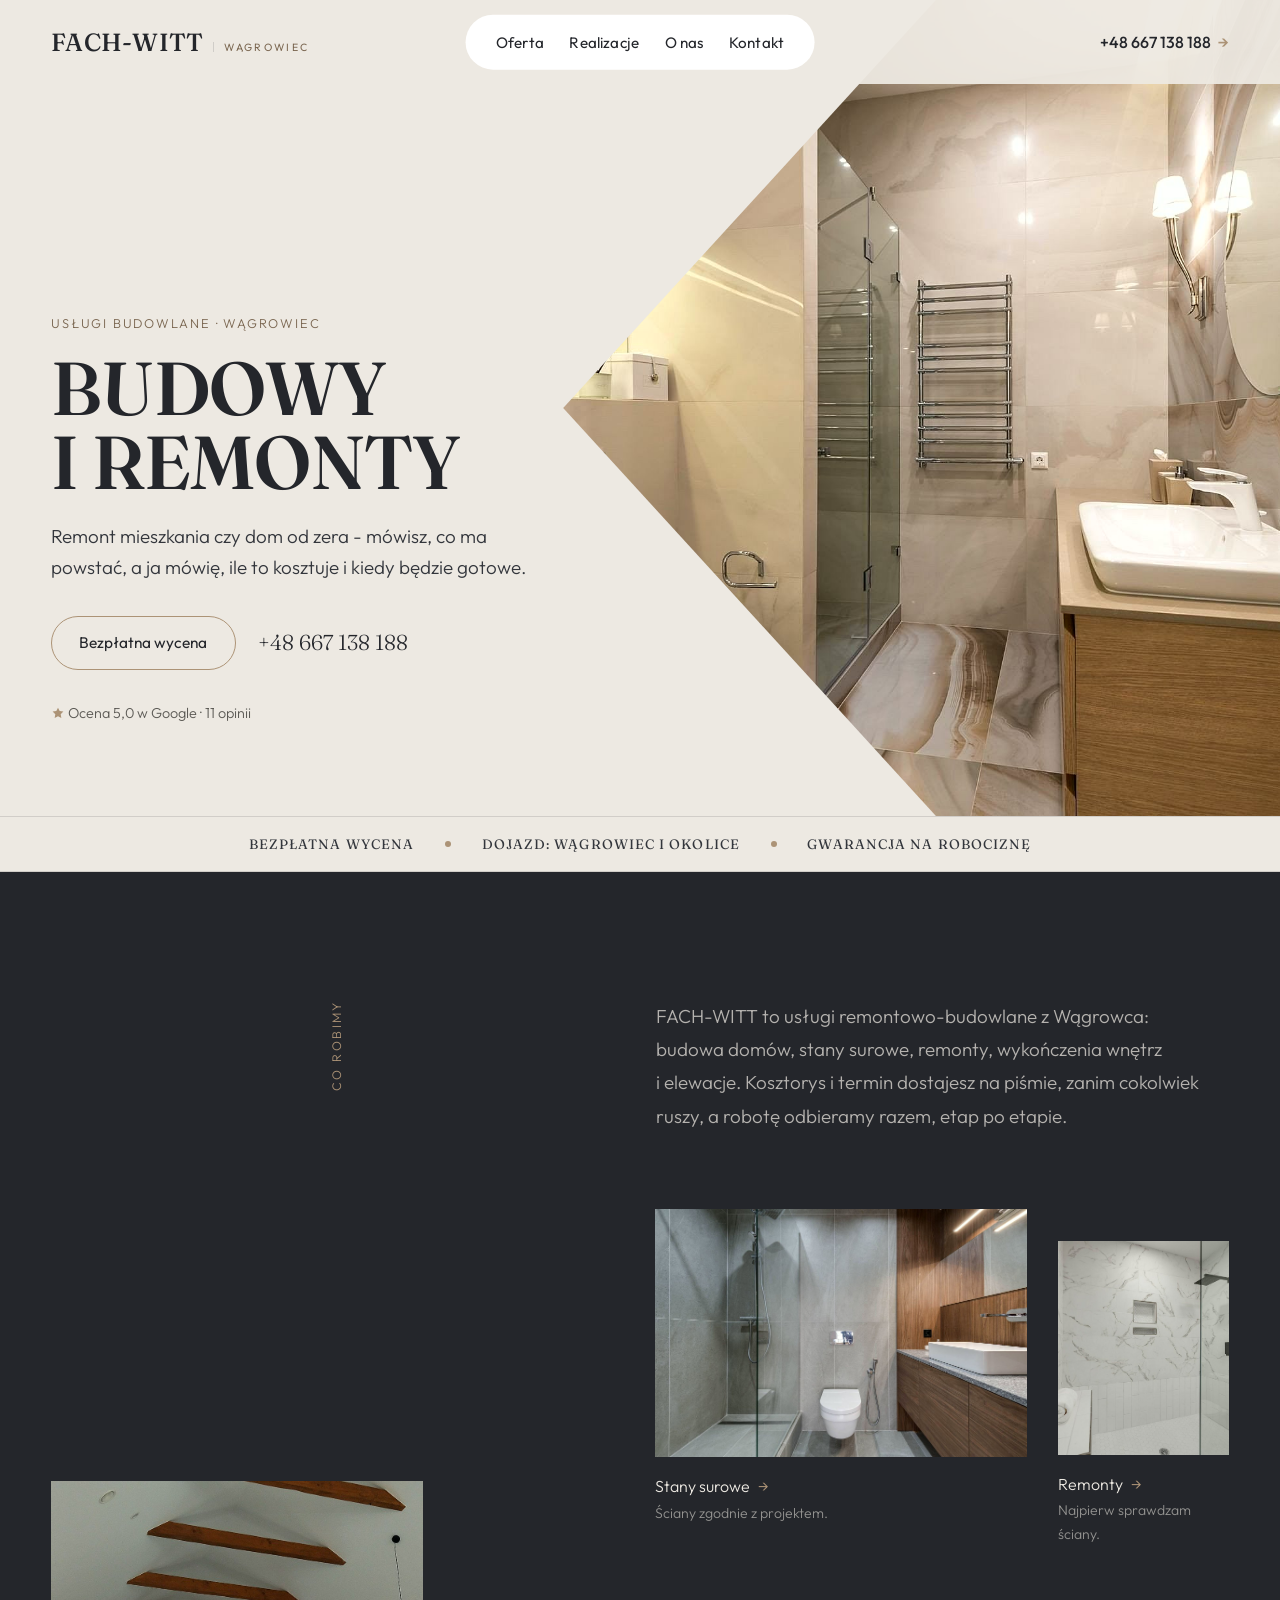
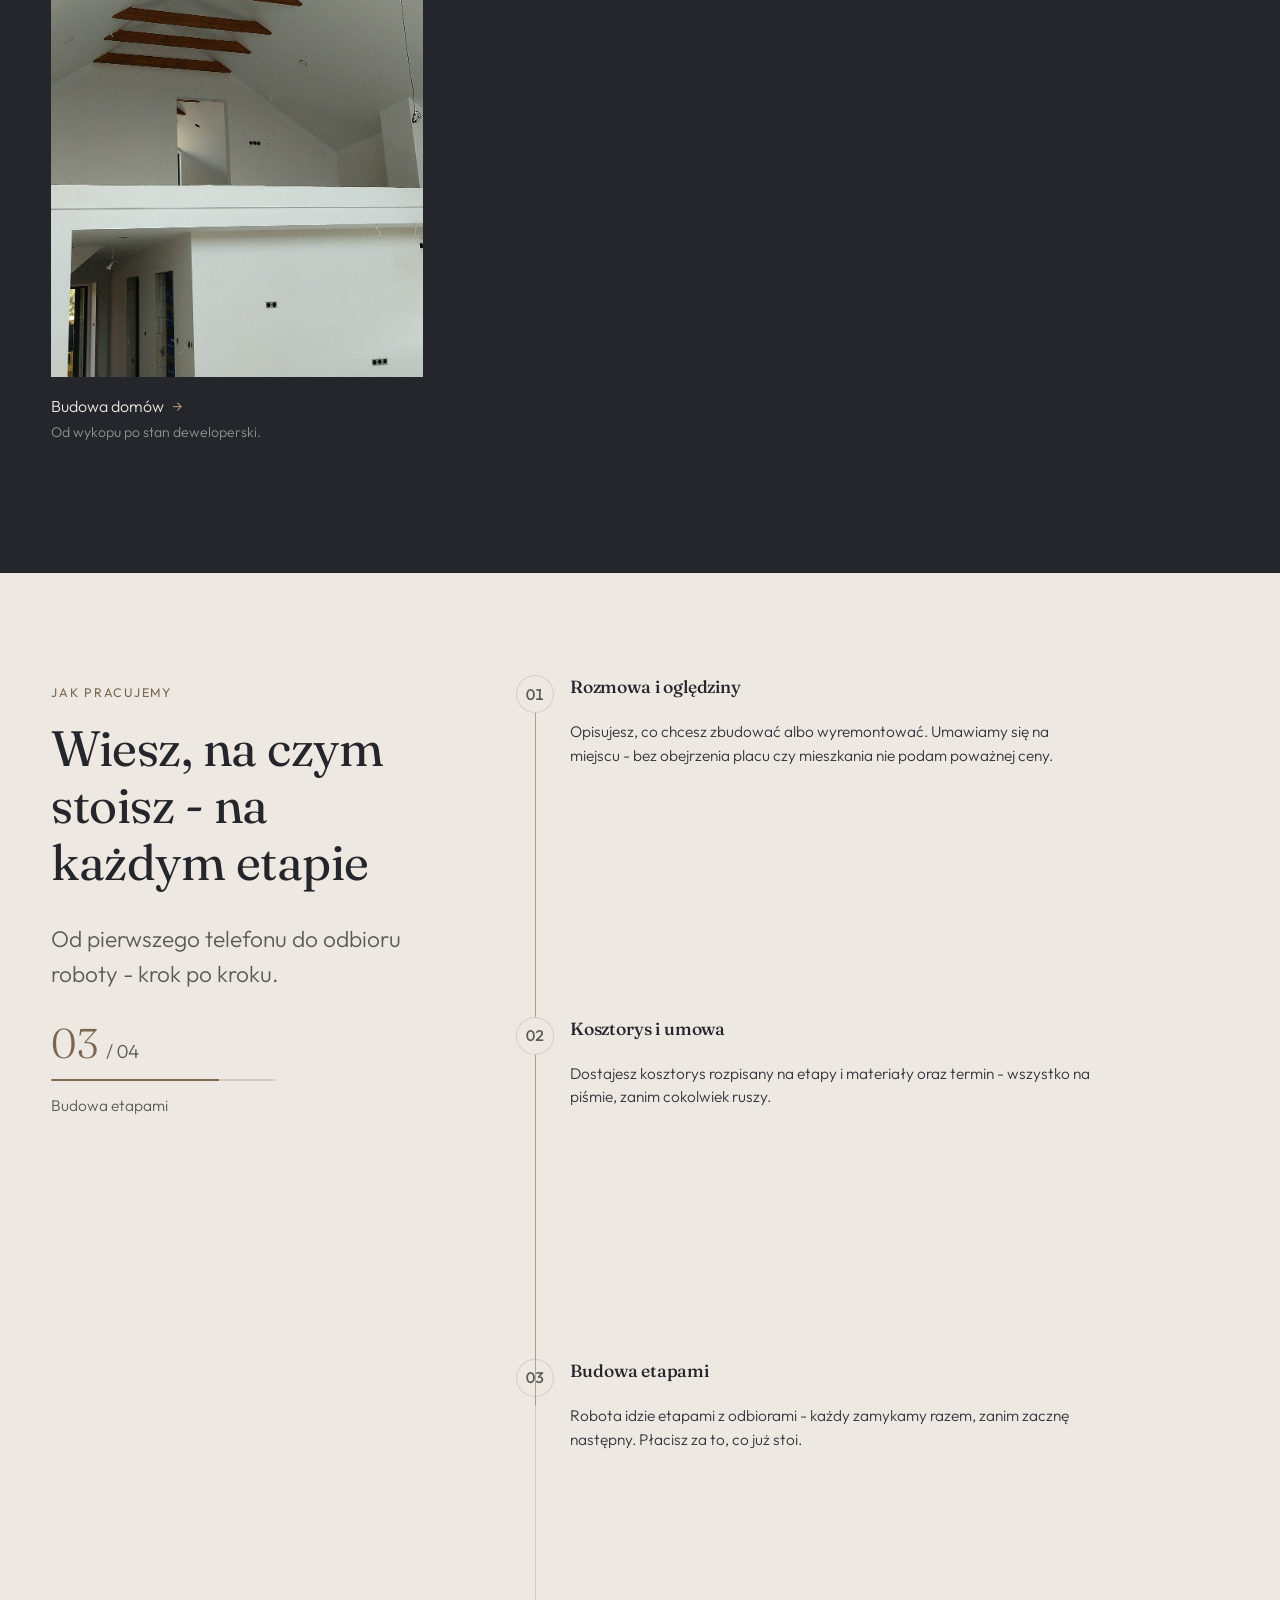
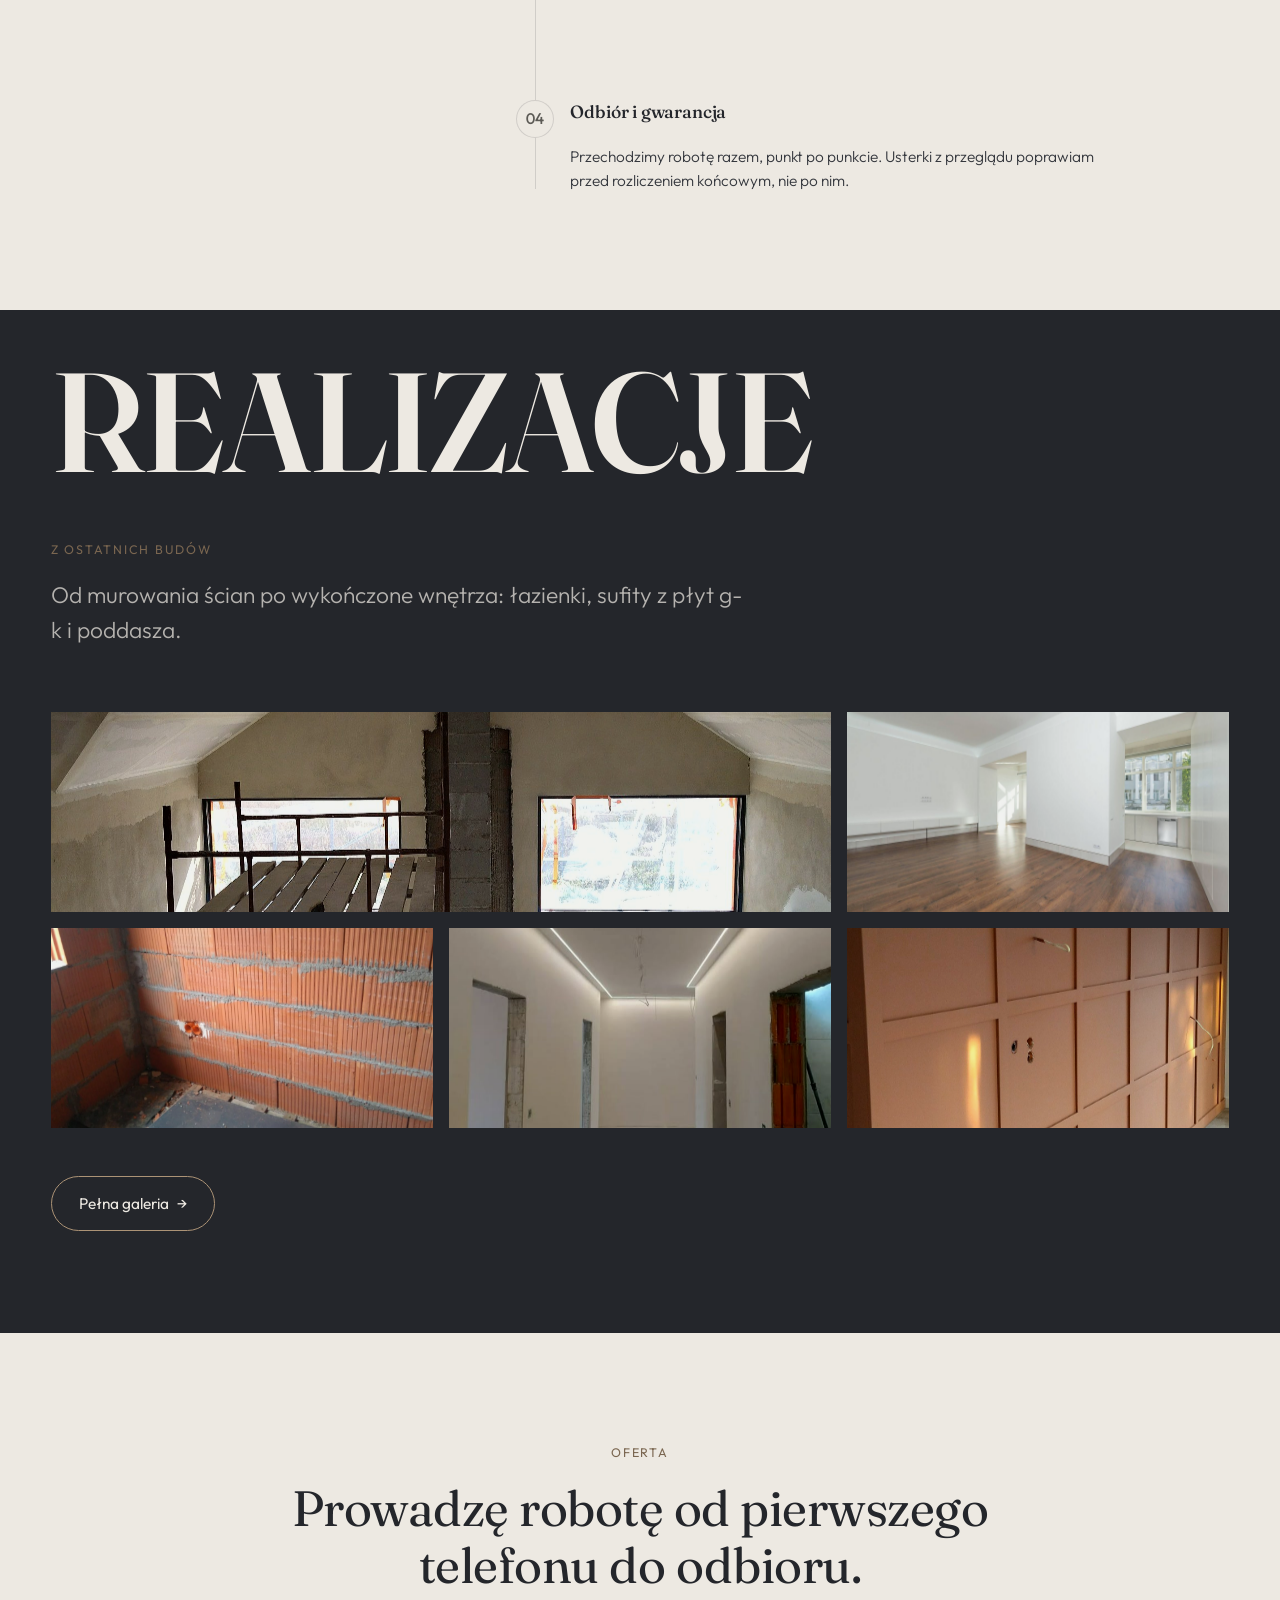
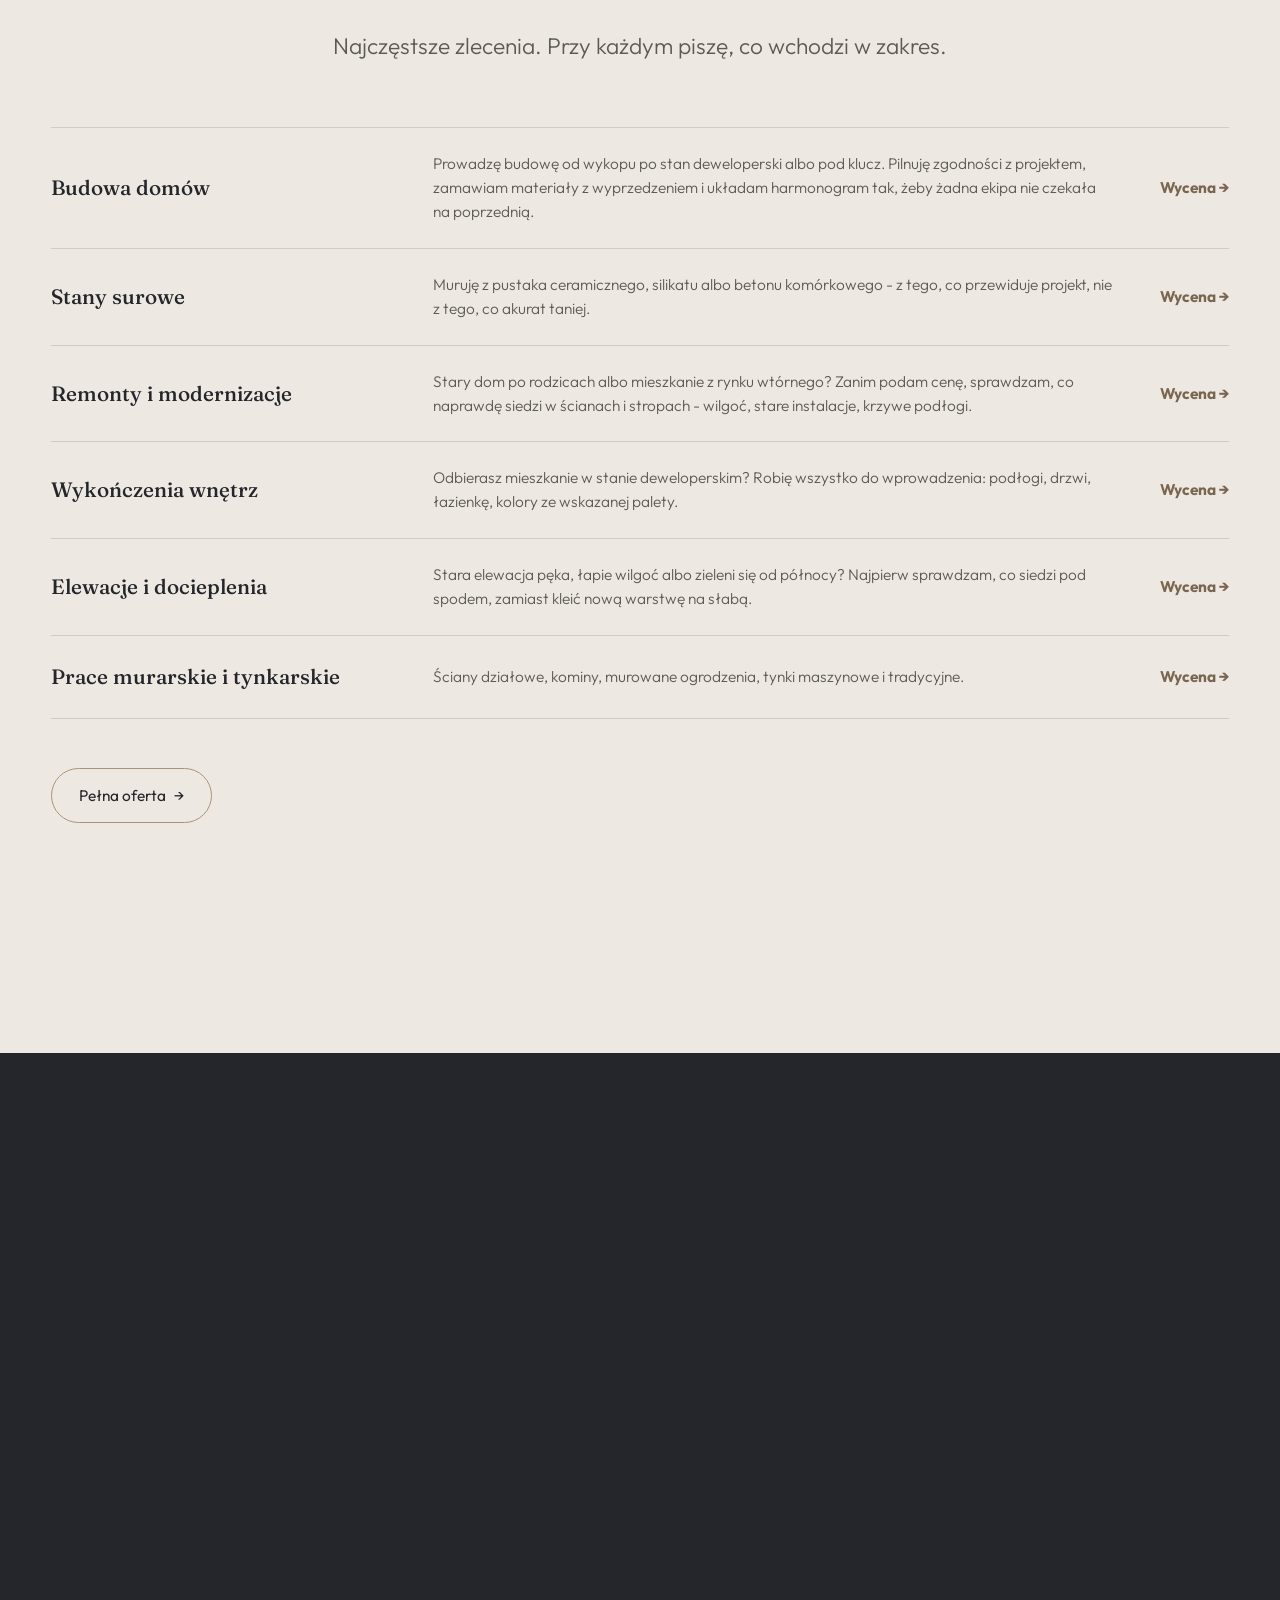
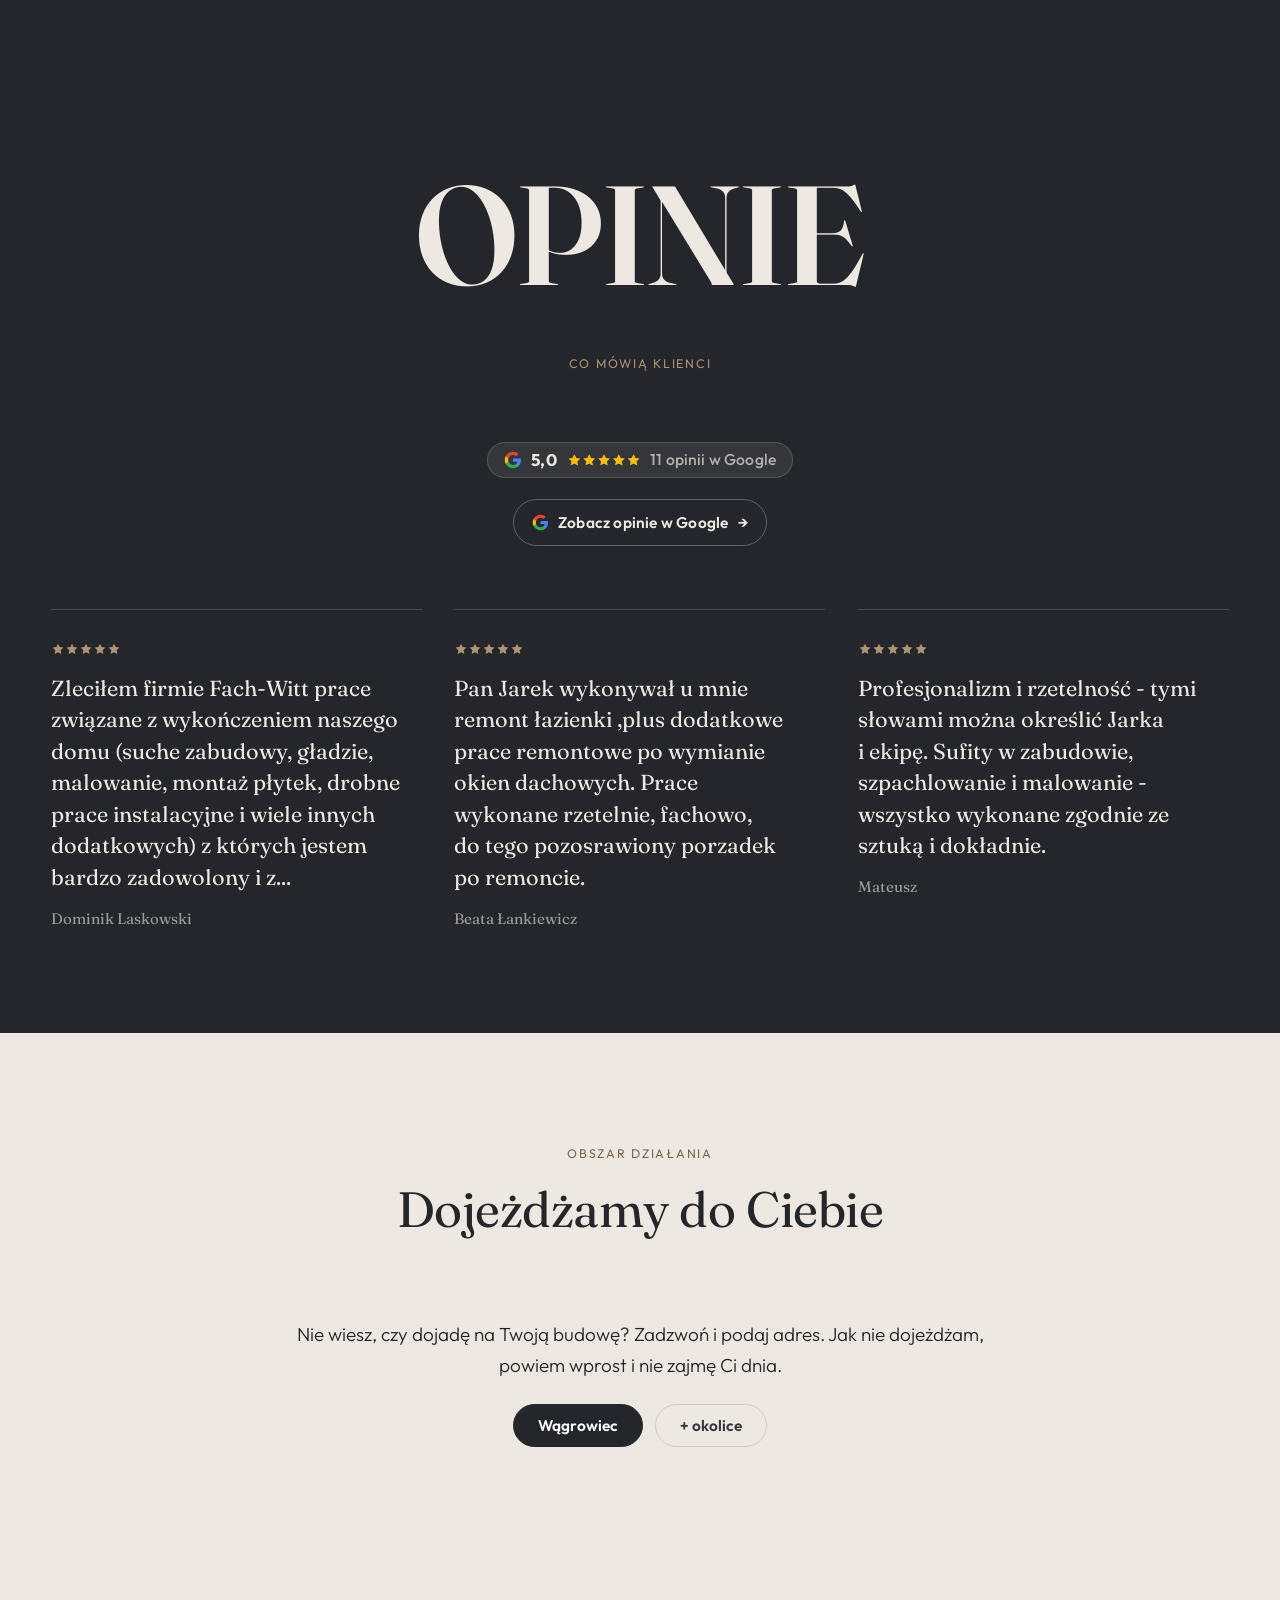
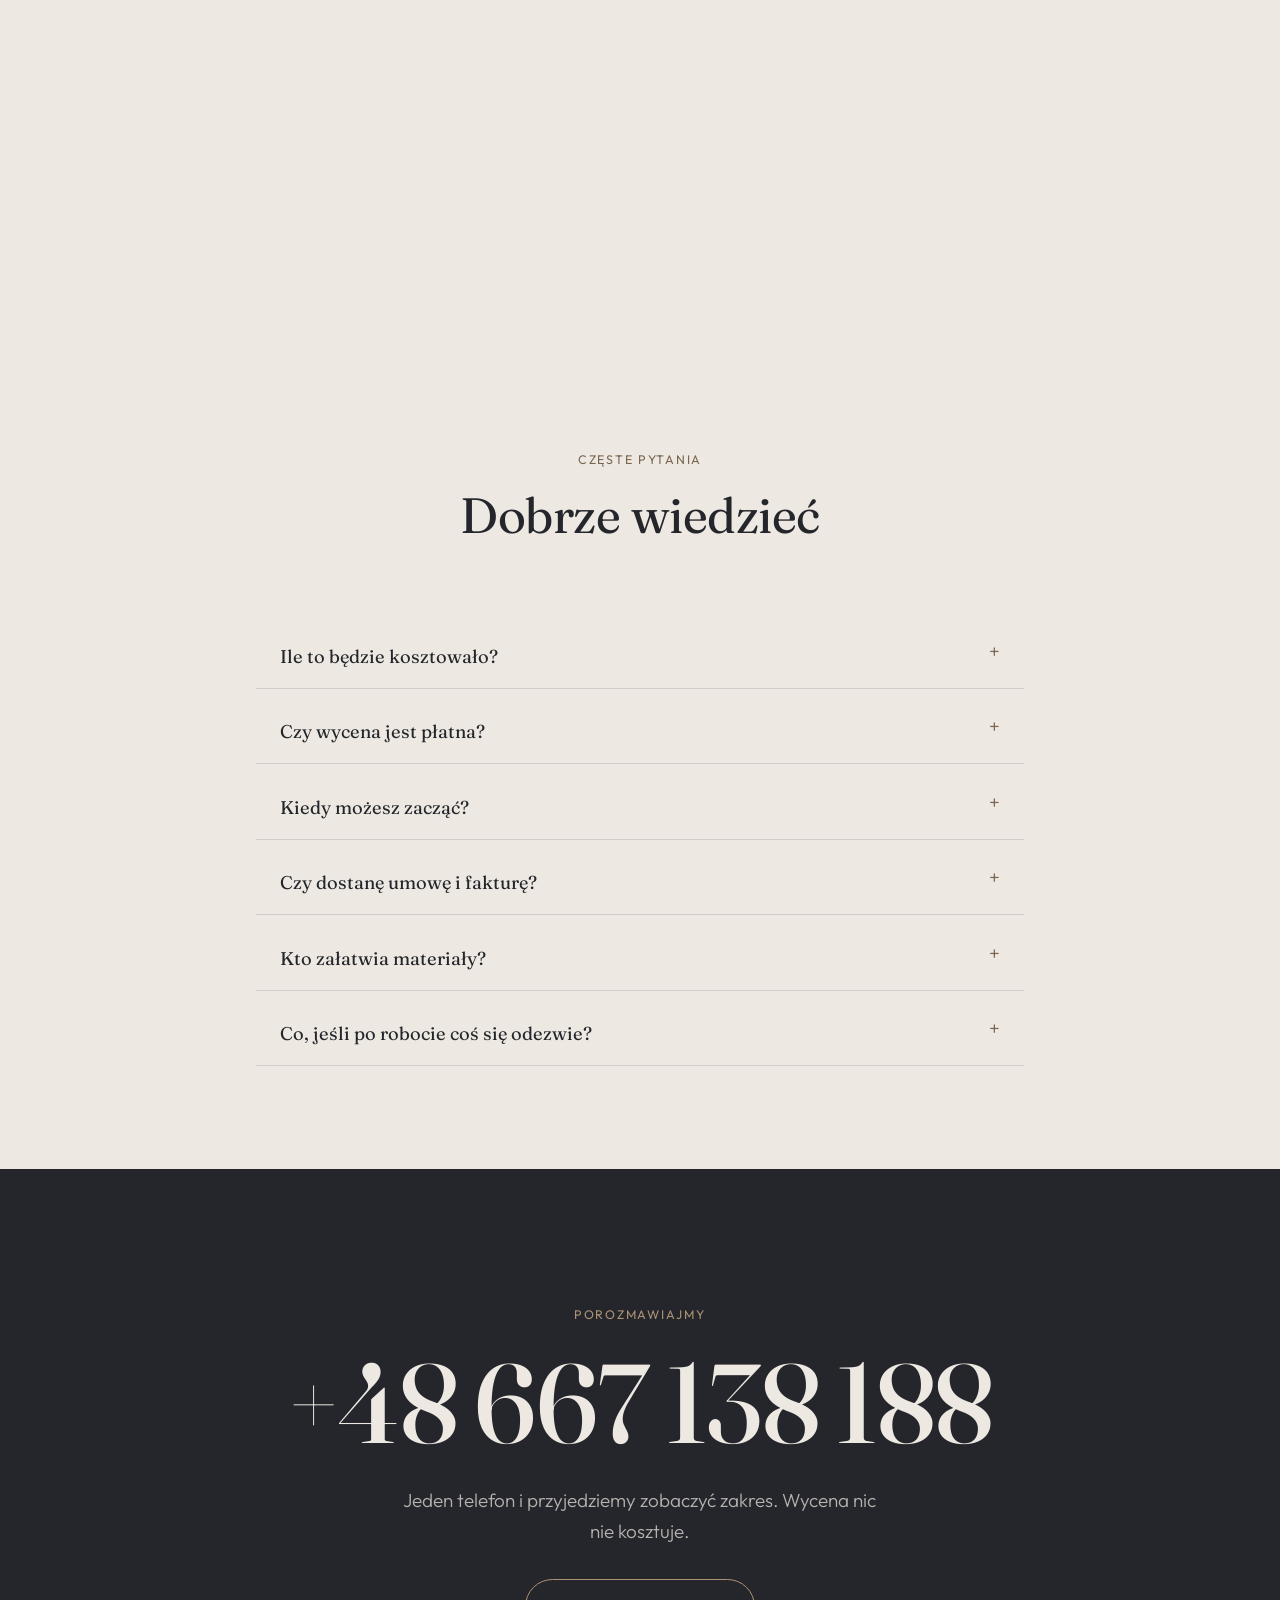
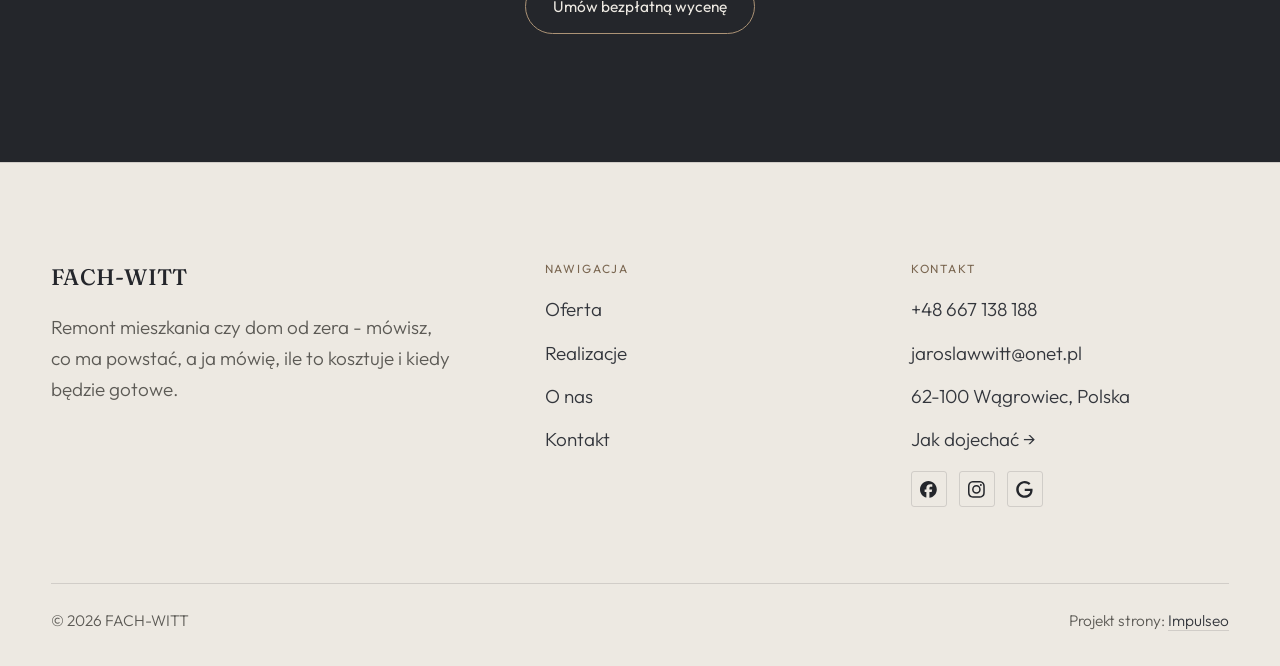
<file: index.html>
<!DOCTYPE html>
<html lang="pl">
<head>
<meta charset="UTF-8">
<meta name="viewport" content="width=device-width, initial-scale=1.0">
<title>FACH-WITT - budowa domów i remonty</title>
<meta name="description" content="Firma budowlana w Wągrowcu: budowa domów, stany surowe, remonty, wykończenia, elewacje. Kosztorys i termin na piśmie przed robotą. Zadzwoń: +48 667 138 188.">
<link rel="canonical" href="https://kris20032.github.io/fach-witt/">
<meta name="robots" content="noindex, nofollow">
<meta property="og:type" content="website">
<meta property="og:locale" content="pl_PL">
<meta property="og:site_name" content="FACH-WITT">
<meta property="og:title" content="FACH-WITT - budowa domów i remonty">
<meta property="og:description" content="Firma budowlana w Wągrowcu: budowa domów, stany surowe, remonty, wykończenia, elewacje. Kosztorys i termin na piśmie przed robotą. Zadzwoń: +48 667 138 188.">
<meta property="og:url" content="https://kris20032.github.io/fach-witt/">
<meta property="og:image" content="https://kris20032.github.io/fach-witt/img/og.jpg">
<meta property="og:image:width" content="1200">
<meta property="og:image:height" content="630">
<meta name="twitter:card" content="summary_large_image">
<script type="application/ld+json">{"@context": "https://schema.org", "@type": "GeneralContractor", "name": "FACH-WITT", "url": "https://kris20032.github.io/fach-witt/", "telephone": "+48667138188", "image": "https://kris20032.github.io/fach-witt/img/og.jpg", "areaServed": "Wągrowiec", "sameAs": ["https://maps.google.com/?cid=9939245870071125275&g_mp=Cidnb29nbGUubWFwcy5wbGFjZXMudjEuUGxhY2VzLlNlYXJjaFRleHQQAhgEIAA", "https://www.facebook.com/p/Us%C5%82ugi-remontowo-budowlane-Fach-Witt-Jaroslaw-Witt-100048654896059/", "https://www.instagram.com/jaroslawwitt/"]}</script>
<link rel="preconnect" href="https://fonts.googleapis.com">
<link rel="preconnect" href="https://fonts.gstatic.com" crossorigin>
<link href="https://fonts.googleapis.com/css2?family=Fraunces:opsz,wght@9..144,400;9..144,500;9..144,600&family=Outfit:wght@300;400;500&display=swap" rel="stylesheet">
<link rel="stylesheet" href="assets/styles.css?v=001f821d">
<link rel="stylesheet" href="assets/kw.css?v=kw1">
</head>
<body>

<header class="nav">
  <div class="wrap nav-inner">
    <a class="brand" href="index.html"><span class="name">FACH-WITT</span><span class="sub">Wągrowiec</span></a>
    <nav class="nav-links">
      <a href="oferta.html">Oferta</a>
      <a href="realizacje.html">Realizacje</a>
      <a href="o-nas.html">O nas</a>
      <a href="kontakt.html">Kontakt</a>
      <a href="tel:+48667138188" class="btn btn-accent">Zadzwoń +48 667 138 188</a>
    </nav>
    <a class="kw-navtel" href="tel:+48667138188"><span class="kw-navtel-lab">Zadzwoń</span> <span class="kw-navtel-num">+48 667 138 188</span> <span class="arr">→</span></a>
    <button class="nav-toggle" aria-label="Menu"><span></span><span></span><span></span></button>
  </div>
</header>

<main>
<section class="kw-hero">
  <div class="kw-hero-img"><img src="img/hero.jpg" fetchpriority="high" alt="Wykończona łazienka - jasne płytki i drewniana szafka" width="1880" height="1255"></div>
  <div class="kw-hero-inner">
    <div class="kw-hero-copy">
      <span class="kw-kicker">Usługi budowlane · Wągrowiec</span>
      <h1 class="kw-h1">Budowy<br>i remonty</h1>
      <p class="kw-lead">Remont mieszkania czy dom od zera - mówisz, co ma powstać, a ja mówię, ile to kosztuje i kiedy będzie gotowe.</p>
      <div class="kw-actions">
        <a href="kontakt.html" class="btn btn-ghost">Bezpłatna wycena</a>
        <a class="kw-tel" href="tel:+48667138188">+48 667 138 188</a>
      </div>
      <div class="kw-trust"><svg class="ico-star" width="14" height="14" viewBox="0 0 24 24" style="vertical-align:-2px" aria-hidden="true"><path d="M12 2.8l2.85 5.8 6.4.93-4.63 4.5 1.1 6.37L12 17.4l-5.72 3 1.1-6.37-4.63-4.5 6.4-.93L12 2.8Z" fill="currentColor"/></svg> Ocena 5,0 w Google · 11 opinii</div>
    </div>
  </div>
</section>
<section class="fach-promise">
  <div class="wrap">
    <ul class="fp-row reveal"><li>Bezpłatna wycena</li><li>Dojazd: Wągrowiec i okolice</li><li>Gwarancja na robociznę</li></ul>
  </div>
</section>
<section class="kw-what">
  <div class="wrap">
    <div class="kw-what-top reveal">
      <span class="kw-vert">Co robimy</span>
      <p class="kw-what-txt">FACH-WITT to usługi remontowo-budowlane z Wągrowca: budowa domów, stany surowe, remonty, wykończenia wnętrz i elewacje. Kosztorys i termin dostajesz na piśmie, zanim cokolwiek ruszy, a robotę odbieramy razem, etap po etapie.</p>
    </div>
    <div class="kw-what-grid">
      <a href="oferta.html" class="kw-feat kw-feat--a reveal"><span class="kw-feat-img"><img src="img/g4.jpg" alt="Stany surowe" loading="lazy" width="1600" height="1066" decoding="async"></span><span class="kw-feat-t">Stany surowe <span class="arr">→</span></span><span class="kw-feat-s">Ściany zgodnie z projektem.</span></a>
      <a href="oferta.html" class="kw-feat kw-feat--b reveal"><span class="kw-feat-img"><img src="img/g5.jpg" alt="Remonty i modernizacje" loading="lazy" width="1600" height="1067" decoding="async"></span><span class="kw-feat-t">Remonty <span class="arr">→</span></span><span class="kw-feat-s">Najpierw sprawdzam ściany.</span></a>
      <a href="oferta.html" class="kw-feat kw-feat--c reveal"><span class="kw-feat-img"><img src="img/g2.jpg" alt="Budowa domów" loading="lazy" width="942" height="2048" decoding="async"></span><span class="kw-feat-t">Budowa domów <span class="arr">→</span></span><span class="kw-feat-s">Od wykopu po stan deweloperski.</span></a>
    </div>
  </div>
</section>
<section class="proces proces-os fachowcy">
  <div class="wrap proc-grid">
    <div class="proc-side">
      <div class="head reveal">
        <span class="eyebrow">Jak pracujemy</span>
        <h2>Wiesz, na czym stoisz - na każdym etapie</h2>
        <p>Od pierwszego telefonu do odbioru roboty - krok po kroku.</p>
      </div>
      <div class="proc-count" aria-hidden="true"><span class="pc-cur">01</span><span class="pc-all">/ 04</span></div>
      <div class="proc-bar" aria-hidden="true"><i></i></div>
      <p class="proc-now" aria-hidden="true">Rozmowa i oględziny</p>
    </div>
    <ol class="proces-line">
      <li class="reveal"><span class="pno">01</span><h3>Rozmowa i oględziny</h3><p>Opisujesz, co chcesz zbudować albo wyremontować. Umawiamy się na miejscu - bez obejrzenia placu czy mieszkania nie podam poważnej ceny.</p></li>
      <li class="reveal"><span class="pno">02</span><h3>Kosztorys i umowa</h3><p>Dostajesz kosztorys rozpisany na etapy i materiały oraz termin - wszystko na piśmie, zanim cokolwiek ruszy.</p></li>
      <li class="reveal"><span class="pno">03</span><h3>Budowa etapami</h3><p>Robota idzie etapami z odbiorami - każdy zamykamy razem, zanim zacznę następny. Płacisz za to, co już stoi.</p></li>
      <li class="reveal"><span class="pno">04</span><h3>Odbiór i gwarancja</h3><p>Przechodzimy robotę razem, punkt po punkcie. Usterki z przeglądu poprawiam przed rozliczeniem końcowym, nie po nim.</p></li>
    </ol>
  </div>
</section>
<section class="kw-work">
  <div class="wrap">
    <h2 class="kw-giant reveal">Realizacje</h2>
    <div class="head reveal">
      <span class="eyebrow">Z ostatnich budów</span>
      <p>Od murowania ścian po wykończone wnętrza: łazienki, sufity z płyt g-k i poddasza.</p>
    </div>
    <div class="gallery">
      <div class="tile t-two3 reveal"><img src="img/g6.jpg" alt="FACH-WITT" loading="lazy" width="1536" height="2048" decoding="async"></div>
      <div class="tile t-third reveal"><img src="img/g7.jpg" alt="FACH-WITT" loading="lazy" width="1600" height="1068" decoding="async"></div>
      <div class="tile t-third reveal"><img src="img/g8.jpg" alt="FACH-WITT" loading="lazy" width="1366" height="702" decoding="async"></div>
      <div class="tile t-third reveal"><img src="img/g9.jpg" alt="FACH-WITT" loading="lazy" width="690" height="684" decoding="async"></div>
      <div class="tile t-third reveal"><img src="img/g10.jpg" alt="FACH-WITT" loading="lazy" width="942" height="2048" decoding="async"></div>
    </div>
    <div style="margin-top:var(--space-7)" class="reveal"><a href="realizacje.html" class="btn btn-ghost">Pełna galeria <span class="arr">→</span></a></div>
  </div>
</section>
<section class="fach-uslugi">
  <div class="wrap">
    <div class="head reveal">
      <span class="eyebrow">Oferta</span>
      <h2>Prowadzę robotę od pierwszego telefonu do odbioru.</h2>
      <p>Najczęstsze zlecenia. Przy każdym piszę, co wchodzi w zakres.</p>
    </div>
    <ul class="fu-list">
      <li class="fu-row reveal"><div class="fu-name">Budowa domów</div><div class="fu-desc">Prowadzę budowę od wykopu po stan deweloperski albo pod klucz. Pilnuję zgodności z projektem, zamawiam materiały z wyprzedzeniem i układam harmonogram tak, żeby żadna ekipa nie czekała na poprzednią.</div><a class="fu-cta" href="kontakt.html">Wycena <span class="arr">→</span></a></li>
      <li class="fu-row reveal"><div class="fu-name">Stany surowe</div><div class="fu-desc">Muruję z pustaka ceramicznego, silikatu albo betonu komórkowego - z tego, co przewiduje projekt, nie z tego, co akurat taniej.</div><a class="fu-cta" href="kontakt.html">Wycena <span class="arr">→</span></a></li>
      <li class="fu-row reveal"><div class="fu-name">Remonty i modernizacje</div><div class="fu-desc">Stary dom po rodzicach albo mieszkanie z rynku wtórnego? Zanim podam cenę, sprawdzam, co naprawdę siedzi w ścianach i stropach - wilgoć, stare instalacje, krzywe podłogi.</div><a class="fu-cta" href="kontakt.html">Wycena <span class="arr">→</span></a></li>
      <li class="fu-row reveal"><div class="fu-name">Wykończenia wnętrz</div><div class="fu-desc">Odbierasz mieszkanie w stanie deweloperskim? Robię wszystko do wprowadzenia: podłogi, drzwi, łazienkę, kolory ze wskazanej palety.</div><a class="fu-cta" href="kontakt.html">Wycena <span class="arr">→</span></a></li>
      <li class="fu-row reveal"><div class="fu-name">Elewacje i docieplenia</div><div class="fu-desc">Stara elewacja pęka, łapie wilgoć albo zieleni się od północy? Najpierw sprawdzam, co siedzi pod spodem, zamiast kleić nową warstwę na słabą.</div><a class="fu-cta" href="kontakt.html">Wycena <span class="arr">→</span></a></li>
      <li class="fu-row reveal"><div class="fu-name">Prace murarskie i tynkarskie</div><div class="fu-desc">Ściany działowe, kominy, murowane ogrodzenia, tynki maszynowe i tradycyjne.</div><a class="fu-cta" href="kontakt.html">Wycena <span class="arr">→</span></a></li>
    </ul>
    <div style="margin-top:var(--space-7)" class="reveal"><a href="oferta.html" class="btn btn-ghost">Pełna oferta <span class="arr">→</span></a></div>
  </div>
</section>
<section class="stopklatka" aria-hidden="true">
  <div class="stk-bg" style="background-image:url(img/about.jpg)"></div>
</section>
<section class="opinie">
  <div class="wrap">
    <h2 class="kw-giant reveal">Opinie</h2>
    <div class="head center reveal">
      <span class="eyebrow">Co mówią klienci</span>
    </div>
    <p class="op-meta reveal"><span class="g-badge"><svg class="gb-ico" viewBox="0 0 24 24" width="18" height="18" aria-hidden="true"><path fill="#4285F4" d="M22.56 12.25c0-.78-.07-1.53-.2-2.25H12v4.26h5.92c-.26 1.37-1.04 2.53-2.21 3.31v2.77h3.57c2.08-1.92 3.28-4.74 3.28-8.09z"/><path fill="#34A853" d="M12 23c2.97 0 5.46-.98 7.28-2.66l-3.57-2.77c-.98.66-2.23 1.06-3.71 1.06-2.86 0-5.29-1.93-6.16-4.53H2.18v2.84C3.99 20.53 7.7 23 12 23z"/><path fill="#FBBC05" d="M5.84 14.09c-.22-.66-.35-1.36-.35-2.09s.13-1.43.35-2.09V7.07H2.18C1.43 8.55 1 10.22 1 12s.43 3.45 1.18 4.93l2.85-2.22.81-.62z"/><path fill="#EA4335" d="M12 5.38c1.62 0 3.06.56 4.21 1.64l3.15-3.15C17.45 2.09 14.97 1 12 1 7.7 1 3.99 3.47 2.18 7.07l3.66 2.84c.87-2.6 3.3-4.53 6.16-4.53z"/></svg><b class="gb-ocena">5,0</b><svg class="gb-stars" viewBox="0 0 90 18" width="74" height="14.8" aria-hidden="true"><g fill="currentColor" opacity=".26"><path transform="translate(0,0)" d="M9 1.6l2.2 4.46 4.92.72-3.56 3.47.84 4.9L9 12.74l-4.4 2.31.84-4.9L1.88 6.68l4.92-.72L9 1.6Z"/><path transform="translate(18,0)" d="M9 1.6l2.2 4.46 4.92.72-3.56 3.47.84 4.9L9 12.74l-4.4 2.31.84-4.9L1.88 6.68l4.92-.72L9 1.6Z"/><path transform="translate(36,0)" d="M9 1.6l2.2 4.46 4.92.72-3.56 3.47.84 4.9L9 12.74l-4.4 2.31.84-4.9L1.88 6.68l4.92-.72L9 1.6Z"/><path transform="translate(54,0)" d="M9 1.6l2.2 4.46 4.92.72-3.56 3.47.84 4.9L9 12.74l-4.4 2.31.84-4.9L1.88 6.68l4.92-.72L9 1.6Z"/><path transform="translate(72,0)" d="M9 1.6l2.2 4.46 4.92.72-3.56 3.47.84 4.9L9 12.74l-4.4 2.31.84-4.9L1.88 6.68l4.92-.72L9 1.6Z"/></g><clipPath id="gs1000"><rect x="0" y="0" width="90.0" height="18"/></clipPath><g fill="#FBBC04" clip-path="url(#gs1000)"><path transform="translate(0,0)" d="M9 1.6l2.2 4.46 4.92.72-3.56 3.47.84 4.9L9 12.74l-4.4 2.31.84-4.9L1.88 6.68l4.92-.72L9 1.6Z"/><path transform="translate(18,0)" d="M9 1.6l2.2 4.46 4.92.72-3.56 3.47.84 4.9L9 12.74l-4.4 2.31.84-4.9L1.88 6.68l4.92-.72L9 1.6Z"/><path transform="translate(36,0)" d="M9 1.6l2.2 4.46 4.92.72-3.56 3.47.84 4.9L9 12.74l-4.4 2.31.84-4.9L1.88 6.68l4.92-.72L9 1.6Z"/><path transform="translate(54,0)" d="M9 1.6l2.2 4.46 4.92.72-3.56 3.47.84 4.9L9 12.74l-4.4 2.31.84-4.9L1.88 6.68l4.92-.72L9 1.6Z"/><path transform="translate(72,0)" d="M9 1.6l2.2 4.46 4.92.72-3.56 3.47.84 4.9L9 12.74l-4.4 2.31.84-4.9L1.88 6.68l4.92-.72L9 1.6Z"/></g></svg><span class="gb-txt">11 opinii w Google</span></span></p>
    <p class="op-meta reveal"><a class="op-google" href="https://maps.google.com/?cid=9939245870071125275&amp;g_mp=Cidnb29nbGUubWFwcy5wbGFjZXMudjEuUGxhY2VzLlNlYXJjaFRleHQQAhgEIAA" target="_blank" rel="noopener"><svg class="op-g-ico" viewBox="0 0 24 24" width="17" height="17" aria-hidden="true"><path fill="#4285F4" d="M22.56 12.25c0-.78-.07-1.53-.2-2.25H12v4.26h5.92c-.26 1.37-1.04 2.53-2.21 3.31v2.77h3.57c2.08-1.92 3.28-4.74 3.28-8.09z"/><path fill="#34A853" d="M12 23c2.97 0 5.46-.98 7.28-2.66l-3.57-2.77c-.98.66-2.23 1.06-3.71 1.06-2.86 0-5.29-1.93-6.16-4.53H2.18v2.84C3.99 20.53 7.7 23 12 23z"/><path fill="#FBBC05" d="M5.84 14.09c-.22-.66-.35-1.36-.35-2.09s.13-1.43.35-2.09V7.07H2.18C1.43 8.55 1 10.22 1 12s.43 3.45 1.18 4.93l2.85-2.22.81-.62z"/><path fill="#EA4335" d="M12 5.38c1.62 0 3.06.56 4.21 1.64l3.15-3.15C17.45 2.09 14.97 1 12 1 7.7 1 3.99 3.47 2.18 7.07l3.66 2.84c.87-2.6 3.3-4.53 6.16-4.53z"/></svg><span>Zobacz opinie w Google</span><span class="arr">→</span></a></p>
    <div class="opinie-grid">
      <figure class="op-card reveal"><span class="op-star"><svg class="ico-star" width="14" height="14" viewBox="0 0 24 24" style="vertical-align:-2px" aria-hidden="true"><path d="M12 2.8l2.85 5.8 6.4.93-4.63 4.5 1.1 6.37L12 17.4l-5.72 3 1.1-6.37-4.63-4.5 6.4-.93L12 2.8Z" fill="currentColor"/></svg><svg class="ico-star" width="14" height="14" viewBox="0 0 24 24" style="vertical-align:-2px" aria-hidden="true"><path d="M12 2.8l2.85 5.8 6.4.93-4.63 4.5 1.1 6.37L12 17.4l-5.72 3 1.1-6.37-4.63-4.5 6.4-.93L12 2.8Z" fill="currentColor"/></svg><svg class="ico-star" width="14" height="14" viewBox="0 0 24 24" style="vertical-align:-2px" aria-hidden="true"><path d="M12 2.8l2.85 5.8 6.4.93-4.63 4.5 1.1 6.37L12 17.4l-5.72 3 1.1-6.37-4.63-4.5 6.4-.93L12 2.8Z" fill="currentColor"/></svg><svg class="ico-star" width="14" height="14" viewBox="0 0 24 24" style="vertical-align:-2px" aria-hidden="true"><path d="M12 2.8l2.85 5.8 6.4.93-4.63 4.5 1.1 6.37L12 17.4l-5.72 3 1.1-6.37-4.63-4.5 6.4-.93L12 2.8Z" fill="currentColor"/></svg><svg class="ico-star" width="14" height="14" viewBox="0 0 24 24" style="vertical-align:-2px" aria-hidden="true"><path d="M12 2.8l2.85 5.8 6.4.93-4.63 4.5 1.1 6.37L12 17.4l-5.72 3 1.1-6.37-4.63-4.5 6.4-.93L12 2.8Z" fill="currentColor"/></svg></span><blockquote>Zleciłem firmie Fach-Witt prace związane z wykończeniem naszego domu (suche zabudowy, gładzie, malowanie, montaż płytek, drobne prace instalacyjne i wiele innych dodatkowych) z których jestem bardzo zadowolony i z...</blockquote><span class="op-autor">Dominik Laskowski</span></figure>
      <figure class="op-card reveal"><span class="op-star"><svg class="ico-star" width="14" height="14" viewBox="0 0 24 24" style="vertical-align:-2px" aria-hidden="true"><path d="M12 2.8l2.85 5.8 6.4.93-4.63 4.5 1.1 6.37L12 17.4l-5.72 3 1.1-6.37-4.63-4.5 6.4-.93L12 2.8Z" fill="currentColor"/></svg><svg class="ico-star" width="14" height="14" viewBox="0 0 24 24" style="vertical-align:-2px" aria-hidden="true"><path d="M12 2.8l2.85 5.8 6.4.93-4.63 4.5 1.1 6.37L12 17.4l-5.72 3 1.1-6.37-4.63-4.5 6.4-.93L12 2.8Z" fill="currentColor"/></svg><svg class="ico-star" width="14" height="14" viewBox="0 0 24 24" style="vertical-align:-2px" aria-hidden="true"><path d="M12 2.8l2.85 5.8 6.4.93-4.63 4.5 1.1 6.37L12 17.4l-5.72 3 1.1-6.37-4.63-4.5 6.4-.93L12 2.8Z" fill="currentColor"/></svg><svg class="ico-star" width="14" height="14" viewBox="0 0 24 24" style="vertical-align:-2px" aria-hidden="true"><path d="M12 2.8l2.85 5.8 6.4.93-4.63 4.5 1.1 6.37L12 17.4l-5.72 3 1.1-6.37-4.63-4.5 6.4-.93L12 2.8Z" fill="currentColor"/></svg><svg class="ico-star" width="14" height="14" viewBox="0 0 24 24" style="vertical-align:-2px" aria-hidden="true"><path d="M12 2.8l2.85 5.8 6.4.93-4.63 4.5 1.1 6.37L12 17.4l-5.72 3 1.1-6.37-4.63-4.5 6.4-.93L12 2.8Z" fill="currentColor"/></svg></span><blockquote>Pan Jarek wykonywał u mnie remont łazienki ,plus dodatkowe prace remontowe po wymianie okien dachowych. Prace wykonane rzetelnie, fachowo, do tego pozosrawiony porzadek po remoncie.</blockquote><span class="op-autor">Beata Łankiewicz</span></figure>
      <figure class="op-card reveal"><span class="op-star"><svg class="ico-star" width="14" height="14" viewBox="0 0 24 24" style="vertical-align:-2px" aria-hidden="true"><path d="M12 2.8l2.85 5.8 6.4.93-4.63 4.5 1.1 6.37L12 17.4l-5.72 3 1.1-6.37-4.63-4.5 6.4-.93L12 2.8Z" fill="currentColor"/></svg><svg class="ico-star" width="14" height="14" viewBox="0 0 24 24" style="vertical-align:-2px" aria-hidden="true"><path d="M12 2.8l2.85 5.8 6.4.93-4.63 4.5 1.1 6.37L12 17.4l-5.72 3 1.1-6.37-4.63-4.5 6.4-.93L12 2.8Z" fill="currentColor"/></svg><svg class="ico-star" width="14" height="14" viewBox="0 0 24 24" style="vertical-align:-2px" aria-hidden="true"><path d="M12 2.8l2.85 5.8 6.4.93-4.63 4.5 1.1 6.37L12 17.4l-5.72 3 1.1-6.37-4.63-4.5 6.4-.93L12 2.8Z" fill="currentColor"/></svg><svg class="ico-star" width="14" height="14" viewBox="0 0 24 24" style="vertical-align:-2px" aria-hidden="true"><path d="M12 2.8l2.85 5.8 6.4.93-4.63 4.5 1.1 6.37L12 17.4l-5.72 3 1.1-6.37-4.63-4.5 6.4-.93L12 2.8Z" fill="currentColor"/></svg><svg class="ico-star" width="14" height="14" viewBox="0 0 24 24" style="vertical-align:-2px" aria-hidden="true"><path d="M12 2.8l2.85 5.8 6.4.93-4.63 4.5 1.1 6.37L12 17.4l-5.72 3 1.1-6.37-4.63-4.5 6.4-.93L12 2.8Z" fill="currentColor"/></svg></span><blockquote>Profesjonalizm i rzetelność - tymi słowami można określić Jarka i ekipę. Sufity w zabudowie, szpachlowanie i malowanie - wszystko wykonane zgodnie ze sztuką i dokładnie.</blockquote><span class="op-autor">Mateusz</span></figure>
    </div>
  </div>
</section>
<section class="obszar">
  <div class="wrap">
    <div class="head center reveal">
      <span class="eyebrow">Obszar działania</span>
      <h2>Dojeżdżamy do Ciebie</h2>
    </div>
    <p class="obszar-txt reveal" style="text-align:center;max-width:60ch;margin:0 auto 1.4rem">Nie wiesz, czy dojadę na Twoją budowę? Zadzwoń i podaj adres. Jak nie dojeżdżam, powiem wprost i nie zajmę Ci dnia.</p>
    <ul class="obszar-list reveal"><li class="is-home">Wągrowiec</li><li>+ okolice</li></ul>
    <div class="obszar-mapa reveal" style="margin-top:var(--space-7)">
      <iframe title="Obszar działania - Wągrowiec i okolice" src="https://maps.google.com/maps?q=FACH-WITT%20W%C4%85growiec&amp;z=11&amp;output=embed" loading="lazy" referrerpolicy="no-referrer-when-downgrade" style="width:100%;height:clamp(280px,38vh,420px);border:0;display:block;border-radius:var(--r-md)"></iframe>
    </div>
  </div>
</section>
<section class="faq-klinika">
  <div class="wrap">
    <div class="head center reveal">
      <span class="eyebrow">Częste pytania</span>
      <h2>Dobrze wiedzieć</h2>
    </div>
    <div class="faq-list">
      <details class="faq-item reveal"><summary>Ile to będzie kosztowało?</summary><p>Kosztorys rozpisuję na etapy i materiały, więc widzisz, co ile kosztuje, i możesz zdjąć coś z listy, zanim podpiszemy umowę.</p></details>
      <details class="faq-item reveal"><summary>Czy wycena jest płatna?</summary><p>Za obejrzenie placu i policzenie nie biorę pieniędzy. Płacisz za robotę, nie za kosztorys.</p></details>
      <details class="faq-item reveal"><summary>Kiedy możesz zacząć?</summary><p>Terminy ustawiam z wyprzedzeniem, bo budowę prowadzę do końca, zamiast żonglować kilkoma naraz. Zadzwoń - powiem, kiedy realnie mogę wejść.</p></details>
      <details class="faq-item reveal"><summary>Czy dostanę umowę i fakturę?</summary><p>Tak, jedno i drugie. Umowa opisuje zakres, cenę, terminy i gwarancję, a fakturę dostajesz za każdy rozliczony etap.</p></details>
      <details class="faq-item reveal"><summary>Kto załatwia materiały?</summary><p>Jak wolisz. Mogę wziąć materiały na siebie, z fakturami do wglądu, albo pracować na tym, co kupisz - wtedy dostajesz ode mnie dokładną listę z ilościami.</p></details>
      <details class="faq-item reveal"><summary>Co, jeśli po robocie coś się odezwie?</summary><p>Pęknięcie na ścianie czy rysa przy oknie po roku to sprawa do naprawy, nie do dyskusji. Moja robota - moja poprawka, bez kombinowania.</p></details>
    </div>
  </div>
</section>
<section class="kw-cta">
  <div class="wrap reveal">
    <span class="eyebrow">Porozmawiajmy</span>
    <a class="kw-cta-num" href="tel:+48667138188">+48 667 138 188</a>
    <p>Jeden telefon i przyjedziemy zobaczyć zakres. Wycena nic nie kosztuje.</p>
    <a href="kontakt.html" class="btn btn-ghost">Umów bezpłatną wycenę</a>
  </div>
</section>
</main>

<footer>
  <div class="wrap">
    <div class="foot-grid">
      <div class="foot-brand">
        <div class="name">FACH-WITT</div>
        <p>Remont mieszkania czy dom od zera - mówisz, co ma powstać, a ja mówię, ile to kosztuje i kiedy będzie gotowe.</p>
      </div>
      <div class="foot-col">
        <h4>Nawigacja</h4>
        <a href="oferta.html">Oferta</a>
        <a href="realizacje.html">Realizacje</a>
        <a href="o-nas.html">O nas</a>
        <a href="kontakt.html">Kontakt</a>
      </div>
      <div class="foot-col">
        <h4>Kontakt</h4>
        <a href="tel:+48667138188">+48 667 138 188</a>
        <a href="mailto:jaroslawwitt@onet.pl">jaroslawwitt@onet.pl</a>
        <p>62-100 Wągrowiec, Polska</p>
        <a href="https://maps.google.com/?cid=9939245870071125275&g_mp=Cidnb29nbGUubWFwcy5wbGFjZXMudjEuUGxhY2VzLlNlYXJjaFRleHQQAhgEIAA" target="_blank" rel="noopener">Jak dojechać →</a>
      <div class="foot-soc">
        <a class="soc" href="https://www.facebook.com/p/Us%C5%82ugi-remontowo-budowlane-Fach-Witt-Jaroslaw-Witt-100048654896059/" target="_blank" rel="noopener" aria-label="Facebook - FACH-WITT"><svg viewBox="0 0 24 24" aria-hidden="true" focusable="false"><path d="M9.101 23.691v-7.98H6.627v-3.667h2.474v-1.58c0-4.085 1.848-5.978 5.858-5.978.401 0 .955.042 1.468.103a8.68 8.68 0 0 1 1.141.195v3.325a8.623 8.623 0 0 0-.653-.036 26.805 26.805 0 0 0-.733-.009c-.707 0-1.259.096-1.675.309a1.686 1.686 0 0 0-.679.622c-.258.42-.374.995-.374 1.752v1.297h3.919l-.386 2.103-.287 1.564h-3.246v8.245C19.396 23.238 24 18.179 24 12.044c0-6.627-5.373-12-12-12s-12 5.373-12 12c0 5.628 3.874 10.35 9.101 11.647Z" fill="currentColor"/></svg></a>
        <a class="soc" href="https://www.instagram.com/jaroslawwitt/" target="_blank" rel="noopener" aria-label="Instagram - FACH-WITT"><svg viewBox="0 0 24 24" aria-hidden="true" focusable="false"><path d="M7.0301.084c-1.2768.0602-2.1487.264-2.911.5634-.7888.3075-1.4575.72-2.1228 1.3877-.6652.6677-1.075 1.3368-1.3802 2.127-.2954.7638-.4956 1.6365-.552 2.914-.0564 1.2775-.0689 1.6882-.0626 4.947.0062 3.2586.0206 3.6671.0825 4.9473.061 1.2765.264 2.1482.5635 2.9107.308.7889.72 1.4573 1.388 2.1228.6679.6655 1.3365 1.0743 2.1285 1.38.7632.295 1.6361.4961 2.9134.552 1.2773.056 1.6884.069 4.9462.0627 3.2578-.0062 3.668-.0207 4.9478-.0814 1.28-.0607 2.147-.2652 2.9098-.5633.7889-.3086 1.4578-.72 2.1228-1.3881.665-.6682 1.0745-1.3378 1.3795-2.1284.2957-.7632.4966-1.636.552-2.9124.056-1.2809.0692-1.6898.063-4.948-.0063-3.2583-.021-3.6668-.0817-4.9465-.0607-1.2797-.264-2.1487-.5633-2.9117-.3084-.7889-.72-1.4568-1.3876-2.1228C21.2982 1.33 20.628.9208 19.8378.6165 19.074.321 18.2017.1197 16.9244.0645 15.6471.0093 15.236-.005 11.977.0014 8.718.0076 8.31.0215 7.0301.0839m.1402 21.6932c-1.17-.0509-1.8053-.2453-2.2287-.408-.5606-.216-.96-.4771-1.3819-.895-.422-.4178-.6811-.8186-.9-1.378-.1644-.4234-.3624-1.058-.4171-2.228-.0595-1.2645-.072-1.6442-.079-4.848-.007-3.2037.0053-3.583.0607-4.848.05-1.169.2456-1.805.408-2.2282.216-.5613.4762-.96.895-1.3816.4188-.4217.8184-.6814 1.3783-.9003.423-.1651 1.0575-.3614 2.227-.4171 1.2655-.06 1.6447-.072 4.848-.079 3.2033-.007 3.5835.005 4.8495.0608 1.169.0508 1.8053.2445 2.228.408.5608.216.96.4754 1.3816.895.4217.4194.6816.8176.9005 1.3787.1653.4217.3617 1.056.4169 2.2263.0602 1.2655.0739 1.645.0796 4.848.0058 3.203-.0055 3.5834-.061 4.848-.051 1.17-.245 1.8055-.408 2.2294-.216.5604-.4763.96-.8954 1.3814-.419.4215-.8181.6811-1.3783.9-.4224.1649-1.0577.3617-2.2262.4174-1.2656.0595-1.6448.072-4.8493.079-3.2045.007-3.5825-.006-4.848-.0608M16.953 5.5864A1.44 1.44 0 1 0 18.39 4.144a1.44 1.44 0 0 0-1.437 1.4424M5.8385 12.012c.0067 3.4032 2.7706 6.1557 6.173 6.1493 3.4026-.0065 6.157-2.7701 6.1506-6.1733-.0065-3.4032-2.771-6.1565-6.174-6.1498-3.403.0067-6.156 2.771-6.1496 6.1738M8 12.0077a4 4 0 1 1 4.008 3.9921A3.9996 3.9996 0 0 1 8 12.0077" fill="currentColor"/></svg></a>
        <a class="soc" href="https://maps.google.com/?cid=9939245870071125275&g_mp=Cidnb29nbGUubWFwcy5wbGFjZXMudjEuUGxhY2VzLlNlYXJjaFRleHQQAhgEIAA" target="_blank" rel="noopener" aria-label="Google - FACH-WITT"><svg viewBox="0 0 24 24" aria-hidden="true" focusable="false"><path d="M12.48 10.92v3.28h7.84c-.24 1.84-.853 3.187-1.787 4.133-1.147 1.147-2.933 2.4-6.053 2.4-4.827 0-8.6-3.893-8.6-8.72s3.773-8.72 8.6-8.72c2.6 0 4.507 1.027 5.907 2.347l2.307-2.307C18.747 1.44 16.133 0 12.48 0 5.867 0 .307 5.387.307 12s5.56 12 12.173 12c3.573 0 6.267-1.173 8.373-3.36 2.16-2.16 2.84-5.213 2.84-7.667 0-.76-.053-1.467-.173-2.053H12.48z" fill="currentColor"/></svg></a>
      </div>
      </div>
    </div>
    <div class="foot-bot">
      <span>© 2026 FACH-WITT</span>
      <span>Projekt strony: <a class="foot-credit" href="https://impulseo.pl" target="_blank" rel="noopener">Impulseo</a></span>
    </div>
  </div>
</footer>
<div class="sticky-call"><a class="sc-call" href="tel:+48667138188"><svg class="ico-tel" width="16" height="16" viewBox="0 0 24 24" fill="none" aria-hidden="true"><path d="M6.6 10.8a15.5 15.5 0 0 0 6.6 6.6l2.2-2.2a1 1 0 0 1 1-.24 11.4 11.4 0 0 0 3.6.58 1 1 0 0 1 1 1V20a1 1 0 0 1-1 1A17 17 0 0 1 3 4a1 1 0 0 1 1-1h3.5a1 1 0 0 1 1 1c0 1.25.2 2.46.58 3.6a1 1 0 0 1-.25 1l-2.23 2.2Z" fill="currentColor"/></svg> Zadzwoń</a><a class="sc-quote" href="kontakt.html">Zadzwoń: +48 667 138 188</a></div>
<div class="demo-wazne" data-do="2026-11-02" data-cykl="3" hidden><svg class="dw-ico" width="13" height="13" viewBox="0 0 24 24" fill="none" aria-hidden="true"><circle cx="12" cy="12" r="8.6" stroke="currentColor" stroke-width="1.8"/><path d="M12 7.2V12l3.3 2" stroke="currentColor" stroke-width="1.8" stroke-linecap="round"/></svg><span class="dw-txt"></span></div>

<script src="assets/main.js"></script>
</body>
</html>
</file>
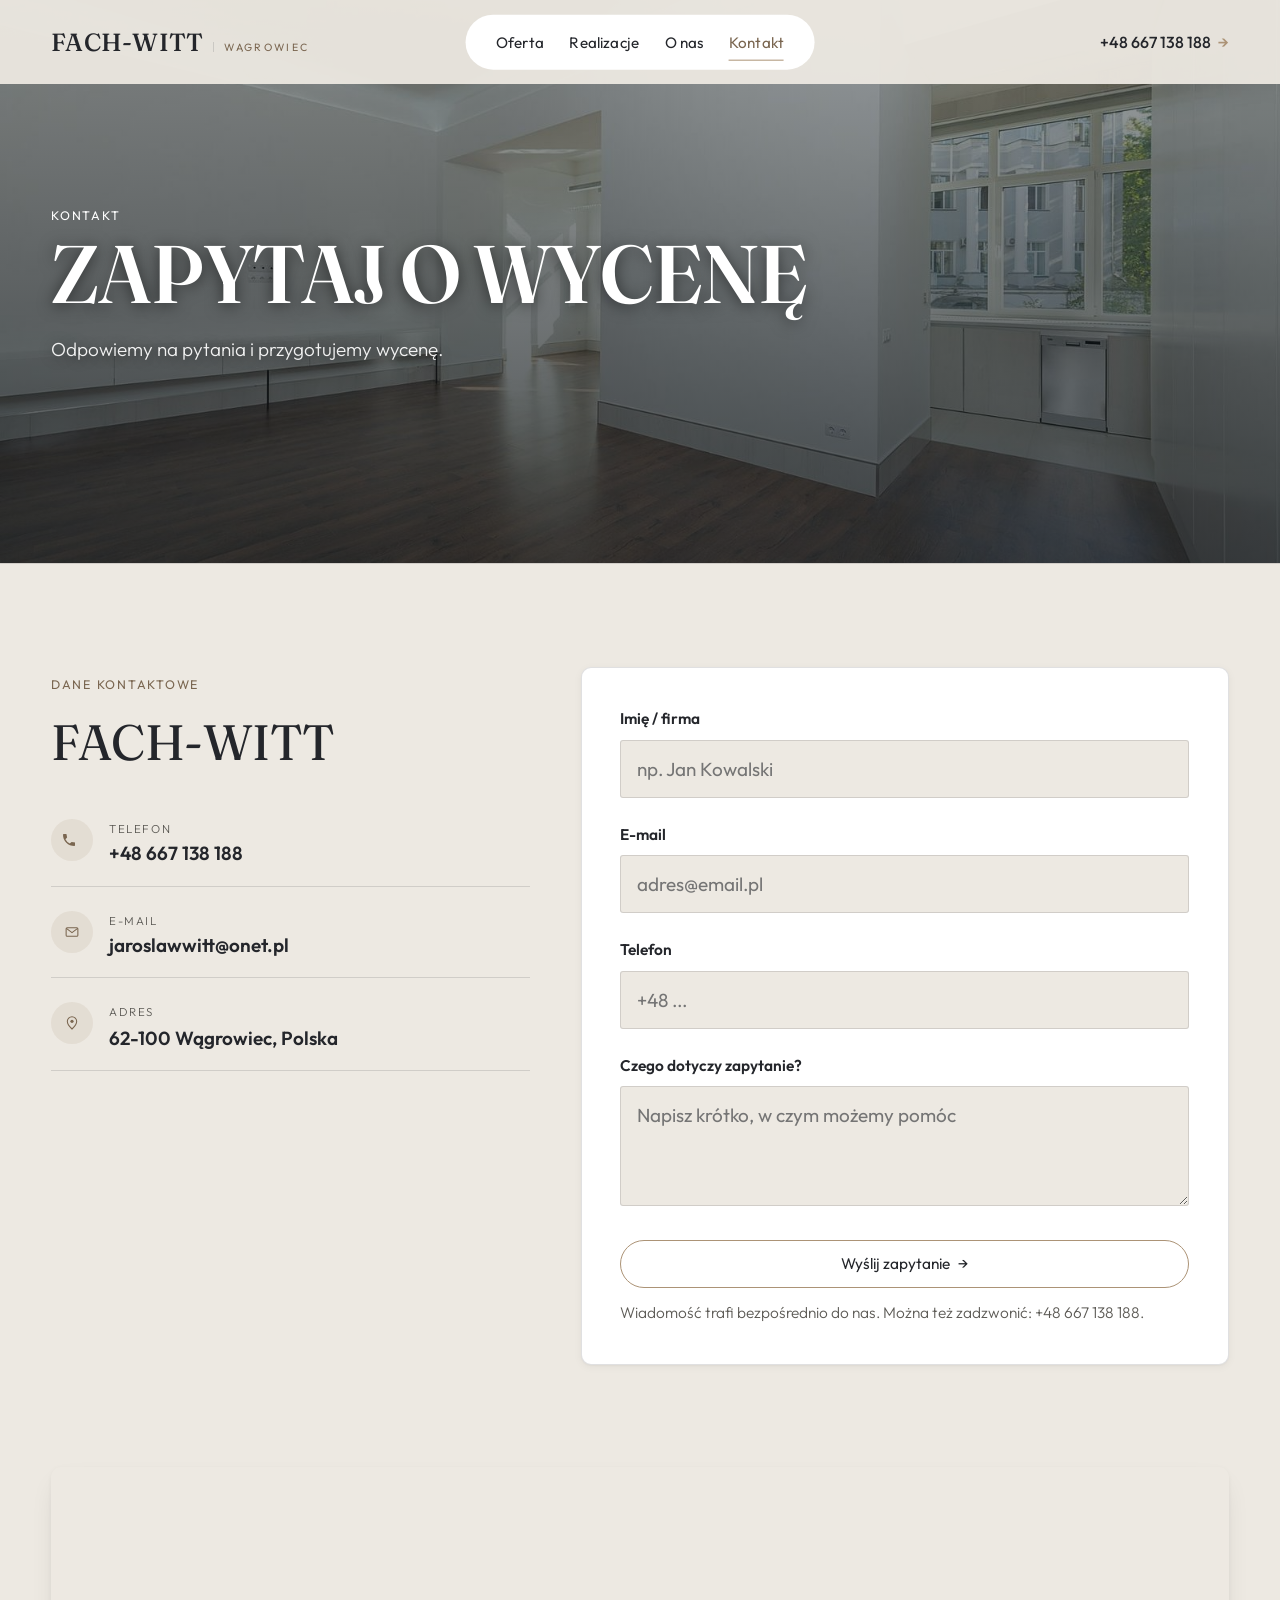
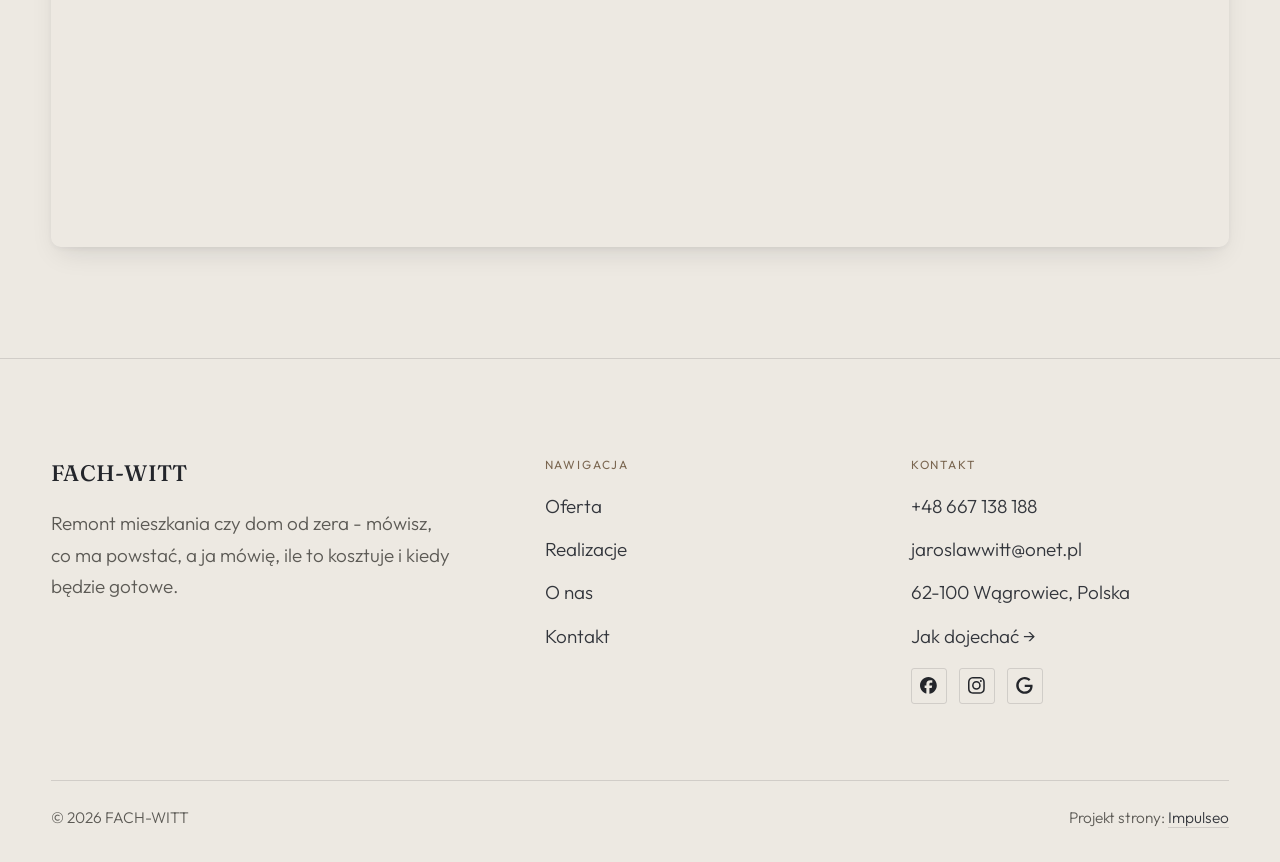
<file: kontakt.html>
<!DOCTYPE html>
<html lang="pl">
<head>
<meta charset="UTF-8">
<meta name="viewport" content="width=device-width, initial-scale=1.0">
<title>Kontakt - FACH-WITT</title>
<meta name="description" content="Kontakt FACH-WITT - 62-100 Wągrowiec, Polska">
<link rel="canonical" href="https://kris20032.github.io/fach-witt/kontakt.html">
<meta name="robots" content="noindex, nofollow">
<meta property="og:type" content="website">
<meta property="og:locale" content="pl_PL">
<meta property="og:site_name" content="FACH-WITT">
<meta property="og:title" content="Kontakt - FACH-WITT">
<meta property="og:description" content="Kontakt FACH-WITT - 62-100 Wągrowiec, Polska">
<meta property="og:url" content="https://kris20032.github.io/fach-witt/kontakt.html">
<meta property="og:image" content="https://kris20032.github.io/fach-witt/img/og.jpg">
<meta property="og:image:width" content="1200">
<meta property="og:image:height" content="630">
<meta name="twitter:card" content="summary_large_image">
<link rel="preconnect" href="https://fonts.googleapis.com">
<link rel="preconnect" href="https://fonts.gstatic.com" crossorigin>
<link href="https://fonts.googleapis.com/css2?family=Fraunces:opsz,wght@9..144,400;9..144,500;9..144,600&family=Outfit:wght@300;400;500&display=swap" rel="stylesheet">
<link rel="stylesheet" href="assets/styles.css?v=001f821d">
<link rel="stylesheet" href="assets/kw.css?v=kw1">
</head>
<body>

<header class="nav">
  <div class="wrap nav-inner">
    <a class="brand" href="index.html"><span class="name">FACH-WITT</span><span class="sub">Wągrowiec</span></a>
    <nav class="nav-links">
      <a href="oferta.html">Oferta</a>
      <a href="realizacje.html">Realizacje</a>
      <a href="o-nas.html">O nas</a>
      <a href="kontakt.html" class="active" aria-current="page">Kontakt</a>
      <a href="tel:+48667138188" class="btn btn-accent">Zadzwoń +48 667 138 188</a>
    </nav>
    <a class="kw-navtel" href="tel:+48667138188"><span class="kw-navtel-lab">Zadzwoń</span> <span class="kw-navtel-num">+48 667 138 188</span> <span class="arr">→</span></a>
    <button class="nav-toggle" aria-label="Menu"><span></span><span></span><span></span></button>
  </div>
</header>

<main>
<section class="pagehead">
  <img src="img/g7.jpg" alt="FACH-WITT - Zapytaj o wycenę" width="1600" height="1068" decoding="async">
  <div class="wrap">
    <span class="eyebrow">Kontakt</span>
    <h1>Zapytaj o wycenę</h1>
    <p>Odpowiemy na pytania i przygotujemy wycenę.</p>
  </div>
</section>
<section>
  <div class="wrap contact-grid">
    <div class="reveal">
      <span class="eyebrow">Dane kontaktowe</span>
      <h2 style="margin:var(--space-4) 0 var(--space-6)">FACH-WITT</h2>
      <div class="info-list">
        <div class="info-row"><div class="ic"><svg class="ico-tel" width="16" height="16" viewBox="0 0 24 24" fill="none" aria-hidden="true"><path d="M6.6 10.8a15.5 15.5 0 0 0 6.6 6.6l2.2-2.2a1 1 0 0 1 1-.24 11.4 11.4 0 0 0 3.6.58 1 1 0 0 1 1 1V20a1 1 0 0 1-1 1A17 17 0 0 1 3 4a1 1 0 0 1 1-1h3.5a1 1 0 0 1 1 1c0 1.25.2 2.46.58 3.6a1 1 0 0 1-.25 1l-2.23 2.2Z" fill="currentColor"/></svg></div><div><div class="lbl">Telefon</div><a class="val" href="tel:+48667138188">+48 667 138 188</a></div></div>
        <div class="info-row"><div class="ic"><svg class="ico-mail" width="16" height="16" viewBox="0 0 24 24" fill="none" aria-hidden="true"><rect x="3.2" y="5.5" width="17.6" height="13" rx="1.6" stroke="currentColor" stroke-width="1.6"/><path d="M4 7l8 6 8-6" stroke="currentColor" stroke-width="1.6" stroke-linecap="round" stroke-linejoin="round"/></svg></div><div><div class="lbl">E-mail</div><a class="val" href="mailto:jaroslawwitt@onet.pl">jaroslawwitt@onet.pl</a></div></div>
        <div class="info-row"><div class="ic"><svg class="ico-pin" width="16" height="16" viewBox="0 0 24 24" fill="none" aria-hidden="true"><path d="M12 21s7-6.1 7-11.5A7 7 0 0 0 5 9.5C5 14.9 12 21 12 21Z" stroke="currentColor" stroke-width="1.6" fill="none"/><circle cx="12" cy="9.5" r="2.4" fill="currentColor"/></svg></div><div><div class="lbl">Adres</div><div class="val">62-100 Wągrowiec, Polska</div></div></div>
      </div>
    </div>
    <div class="reveal">
      <form class="form" action="https://formsubmit.co/jaroslawwitt@onet.pl" method="POST">
        <input type="hidden" name="_subject" value="Zapytanie ze strony FACH-WITT">
        <input type="hidden" name="_captcha" value="false">
        <input type="hidden" name="_template" value="table">
        <div class="fld"><label for="name">Imię / firma</label><input id="name" name="name" type="text" placeholder="np. Jan Kowalski" required></div>
        <div class="fld"><label for="email">E-mail</label><input id="email" name="email" type="email" placeholder="adres@email.pl" required></div>
        <div class="fld"><label for="phone">Telefon</label><input id="phone" name="phone" type="tel" placeholder="+48 ..."></div>
        <div class="fld"><label for="msg">Czego dotyczy zapytanie?</label><textarea id="msg" name="message" placeholder="Napisz krótko, w czym możemy pomóc" required></textarea></div>
        <button type="submit" class="btn btn-accent" style="width:100%;justify-content:center">Wyślij zapytanie <span class="arr">→</span></button>
        <p class="note">Wiadomość trafi bezpośrednio do nas. Można też zadzwonić: +48 667 138 188.</p>
      </form>
    </div>
  </div>
</section>
<section style="padding-top:0">
  <div class="wrap reveal">
    <iframe class="map" title="FACH-WITT - Wągrowiec" src="https://maps.google.com/maps?q=FACH-WITT%20W%C4%85growiec&z=15&output=embed" loading="lazy" referrerpolicy="no-referrer-when-downgrade"></iframe>
  </div>
</section>
</main>

<footer>
  <div class="wrap">
    <div class="foot-grid">
      <div class="foot-brand">
        <div class="name">FACH-WITT</div>
        <p>Remont mieszkania czy dom od zera - mówisz, co ma powstać, a ja mówię, ile to kosztuje i kiedy będzie gotowe.</p>
      </div>
      <div class="foot-col">
        <h4>Nawigacja</h4>
        <a href="oferta.html">Oferta</a>
        <a href="realizacje.html">Realizacje</a>
        <a href="o-nas.html">O nas</a>
        <a href="kontakt.html">Kontakt</a>
      </div>
      <div class="foot-col">
        <h4>Kontakt</h4>
        <a href="tel:+48667138188">+48 667 138 188</a>
        <a href="mailto:jaroslawwitt@onet.pl">jaroslawwitt@onet.pl</a>
        <p>62-100 Wągrowiec, Polska</p>
        <a href="https://maps.google.com/?cid=9939245870071125275&g_mp=Cidnb29nbGUubWFwcy5wbGFjZXMudjEuUGxhY2VzLlNlYXJjaFRleHQQAhgEIAA" target="_blank" rel="noopener">Jak dojechać →</a>
      <div class="foot-soc">
        <a class="soc" href="https://www.facebook.com/p/Us%C5%82ugi-remontowo-budowlane-Fach-Witt-Jaroslaw-Witt-100048654896059/" target="_blank" rel="noopener" aria-label="Facebook - FACH-WITT"><svg viewBox="0 0 24 24" aria-hidden="true" focusable="false"><path d="M9.101 23.691v-7.98H6.627v-3.667h2.474v-1.58c0-4.085 1.848-5.978 5.858-5.978.401 0 .955.042 1.468.103a8.68 8.68 0 0 1 1.141.195v3.325a8.623 8.623 0 0 0-.653-.036 26.805 26.805 0 0 0-.733-.009c-.707 0-1.259.096-1.675.309a1.686 1.686 0 0 0-.679.622c-.258.42-.374.995-.374 1.752v1.297h3.919l-.386 2.103-.287 1.564h-3.246v8.245C19.396 23.238 24 18.179 24 12.044c0-6.627-5.373-12-12-12s-12 5.373-12 12c0 5.628 3.874 10.35 9.101 11.647Z" fill="currentColor"/></svg></a>
        <a class="soc" href="https://www.instagram.com/jaroslawwitt/" target="_blank" rel="noopener" aria-label="Instagram - FACH-WITT"><svg viewBox="0 0 24 24" aria-hidden="true" focusable="false"><path d="M7.0301.084c-1.2768.0602-2.1487.264-2.911.5634-.7888.3075-1.4575.72-2.1228 1.3877-.6652.6677-1.075 1.3368-1.3802 2.127-.2954.7638-.4956 1.6365-.552 2.914-.0564 1.2775-.0689 1.6882-.0626 4.947.0062 3.2586.0206 3.6671.0825 4.9473.061 1.2765.264 2.1482.5635 2.9107.308.7889.72 1.4573 1.388 2.1228.6679.6655 1.3365 1.0743 2.1285 1.38.7632.295 1.6361.4961 2.9134.552 1.2773.056 1.6884.069 4.9462.0627 3.2578-.0062 3.668-.0207 4.9478-.0814 1.28-.0607 2.147-.2652 2.9098-.5633.7889-.3086 1.4578-.72 2.1228-1.3881.665-.6682 1.0745-1.3378 1.3795-2.1284.2957-.7632.4966-1.636.552-2.9124.056-1.2809.0692-1.6898.063-4.948-.0063-3.2583-.021-3.6668-.0817-4.9465-.0607-1.2797-.264-2.1487-.5633-2.9117-.3084-.7889-.72-1.4568-1.3876-2.1228C21.2982 1.33 20.628.9208 19.8378.6165 19.074.321 18.2017.1197 16.9244.0645 15.6471.0093 15.236-.005 11.977.0014 8.718.0076 8.31.0215 7.0301.0839m.1402 21.6932c-1.17-.0509-1.8053-.2453-2.2287-.408-.5606-.216-.96-.4771-1.3819-.895-.422-.4178-.6811-.8186-.9-1.378-.1644-.4234-.3624-1.058-.4171-2.228-.0595-1.2645-.072-1.6442-.079-4.848-.007-3.2037.0053-3.583.0607-4.848.05-1.169.2456-1.805.408-2.2282.216-.5613.4762-.96.895-1.3816.4188-.4217.8184-.6814 1.3783-.9003.423-.1651 1.0575-.3614 2.227-.4171 1.2655-.06 1.6447-.072 4.848-.079 3.2033-.007 3.5835.005 4.8495.0608 1.169.0508 1.8053.2445 2.228.408.5608.216.96.4754 1.3816.895.4217.4194.6816.8176.9005 1.3787.1653.4217.3617 1.056.4169 2.2263.0602 1.2655.0739 1.645.0796 4.848.0058 3.203-.0055 3.5834-.061 4.848-.051 1.17-.245 1.8055-.408 2.2294-.216.5604-.4763.96-.8954 1.3814-.419.4215-.8181.6811-1.3783.9-.4224.1649-1.0577.3617-2.2262.4174-1.2656.0595-1.6448.072-4.8493.079-3.2045.007-3.5825-.006-4.848-.0608M16.953 5.5864A1.44 1.44 0 1 0 18.39 4.144a1.44 1.44 0 0 0-1.437 1.4424M5.8385 12.012c.0067 3.4032 2.7706 6.1557 6.173 6.1493 3.4026-.0065 6.157-2.7701 6.1506-6.1733-.0065-3.4032-2.771-6.1565-6.174-6.1498-3.403.0067-6.156 2.771-6.1496 6.1738M8 12.0077a4 4 0 1 1 4.008 3.9921A3.9996 3.9996 0 0 1 8 12.0077" fill="currentColor"/></svg></a>
        <a class="soc" href="https://maps.google.com/?cid=9939245870071125275&g_mp=Cidnb29nbGUubWFwcy5wbGFjZXMudjEuUGxhY2VzLlNlYXJjaFRleHQQAhgEIAA" target="_blank" rel="noopener" aria-label="Google - FACH-WITT"><svg viewBox="0 0 24 24" aria-hidden="true" focusable="false"><path d="M12.48 10.92v3.28h7.84c-.24 1.84-.853 3.187-1.787 4.133-1.147 1.147-2.933 2.4-6.053 2.4-4.827 0-8.6-3.893-8.6-8.72s3.773-8.72 8.6-8.72c2.6 0 4.507 1.027 5.907 2.347l2.307-2.307C18.747 1.44 16.133 0 12.48 0 5.867 0 .307 5.387.307 12s5.56 12 12.173 12c3.573 0 6.267-1.173 8.373-3.36 2.16-2.16 2.84-5.213 2.84-7.667 0-.76-.053-1.467-.173-2.053H12.48z" fill="currentColor"/></svg></a>
      </div>
      </div>
    </div>
    <div class="foot-bot">
      <span>© 2026 FACH-WITT</span>
      <span>Projekt strony: <a class="foot-credit" href="https://impulseo.pl" target="_blank" rel="noopener">Impulseo</a></span>
    </div>
  </div>
</footer>
<div class="sticky-call"><a class="sc-call" href="tel:+48667138188"><svg class="ico-tel" width="16" height="16" viewBox="0 0 24 24" fill="none" aria-hidden="true"><path d="M6.6 10.8a15.5 15.5 0 0 0 6.6 6.6l2.2-2.2a1 1 0 0 1 1-.24 11.4 11.4 0 0 0 3.6.58 1 1 0 0 1 1 1V20a1 1 0 0 1-1 1A17 17 0 0 1 3 4a1 1 0 0 1 1-1h3.5a1 1 0 0 1 1 1c0 1.25.2 2.46.58 3.6a1 1 0 0 1-.25 1l-2.23 2.2Z" fill="currentColor"/></svg> Zadzwoń</a><a class="sc-quote" href="kontakt.html">Zadzwoń: +48 667 138 188</a></div>
<div class="demo-wazne" data-do="2026-11-02" data-cykl="3" hidden><svg class="dw-ico" width="13" height="13" viewBox="0 0 24 24" fill="none" aria-hidden="true"><circle cx="12" cy="12" r="8.6" stroke="currentColor" stroke-width="1.8"/><path d="M12 7.2V12l3.3 2" stroke="currentColor" stroke-width="1.8" stroke-linecap="round"/></svg><span class="dw-txt"></span></div>

<script src="assets/main.js"></script>
</body>
</html>
</file>
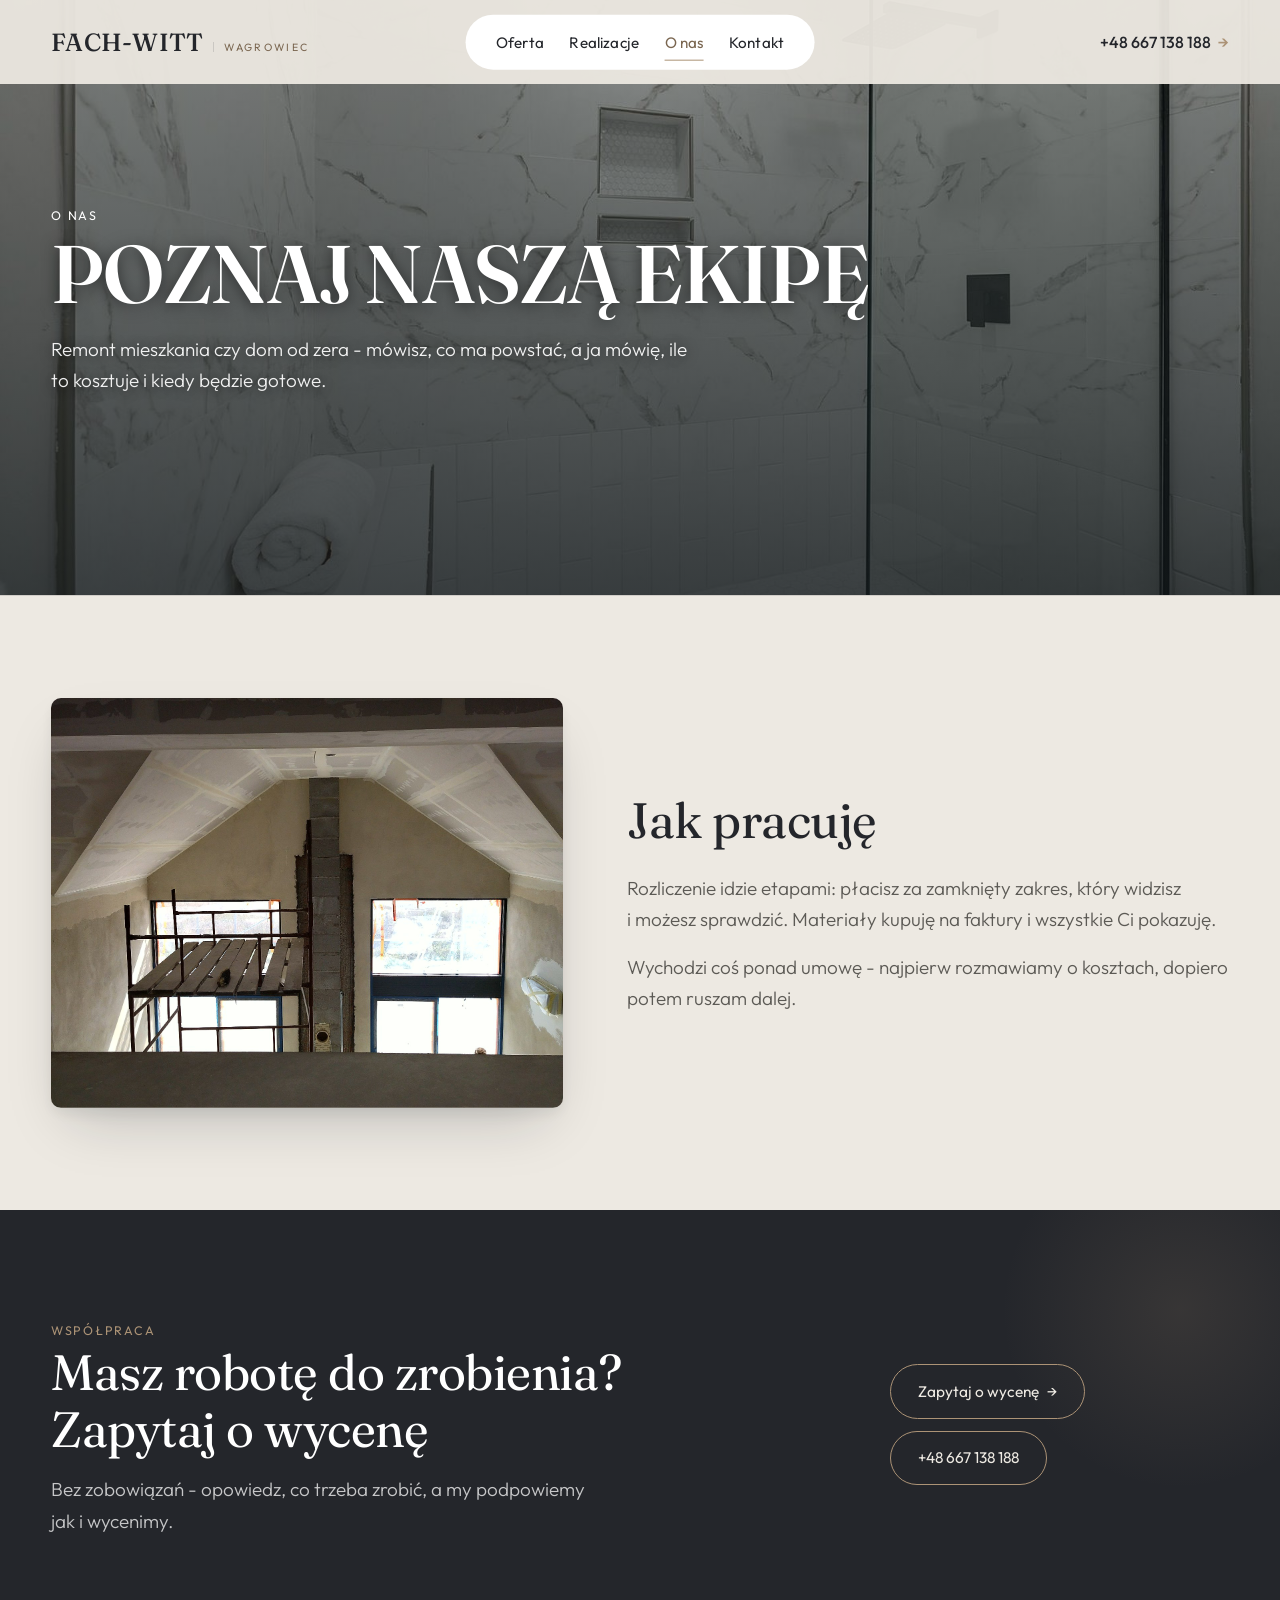
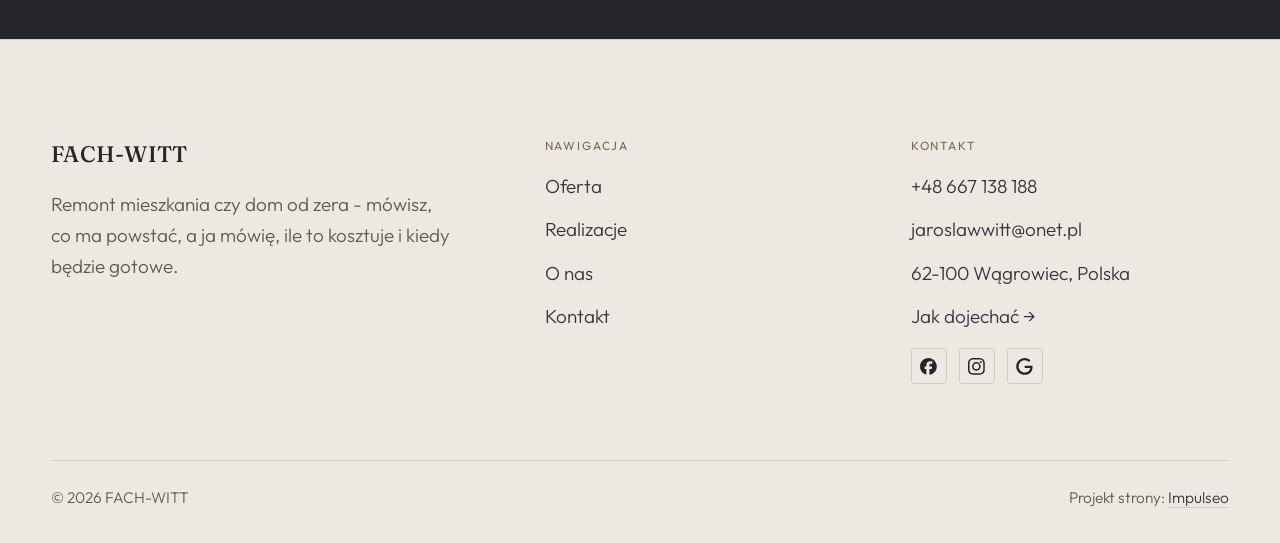
<file: o-nas.html>
<!DOCTYPE html>
<html lang="pl">
<head>
<meta charset="UTF-8">
<meta name="viewport" content="width=device-width, initial-scale=1.0">
<title>O nas - FACH-WITT</title>
<meta name="description" content="Firma budowlana w Wągrowcu: budowa domów, stany surowe, remonty, wykończenia, elewacje. Kosztorys i termin na piśmie przed robotą. Zadzwoń: +48 667 138 188.">
<link rel="canonical" href="https://kris20032.github.io/fach-witt/o-nas.html">
<meta name="robots" content="noindex, nofollow">
<meta property="og:type" content="website">
<meta property="og:locale" content="pl_PL">
<meta property="og:site_name" content="FACH-WITT">
<meta property="og:title" content="O nas - FACH-WITT">
<meta property="og:description" content="Firma budowlana w Wągrowcu: budowa domów, stany surowe, remonty, wykończenia, elewacje. Kosztorys i termin na piśmie przed robotą. Zadzwoń: +48 667 138 188.">
<meta property="og:url" content="https://kris20032.github.io/fach-witt/o-nas.html">
<meta property="og:image" content="https://kris20032.github.io/fach-witt/img/og.jpg">
<meta property="og:image:width" content="1200">
<meta property="og:image:height" content="630">
<meta name="twitter:card" content="summary_large_image">
<link rel="preconnect" href="https://fonts.googleapis.com">
<link rel="preconnect" href="https://fonts.gstatic.com" crossorigin>
<link href="https://fonts.googleapis.com/css2?family=Fraunces:opsz,wght@9..144,400;9..144,500;9..144,600&family=Outfit:wght@300;400;500&display=swap" rel="stylesheet">
<link rel="stylesheet" href="assets/styles.css?v=001f821d">
<link rel="stylesheet" href="assets/kw.css?v=kw1">
</head>
<body>

<header class="nav">
  <div class="wrap nav-inner">
    <a class="brand" href="index.html"><span class="name">FACH-WITT</span><span class="sub">Wągrowiec</span></a>
    <nav class="nav-links">
      <a href="oferta.html">Oferta</a>
      <a href="realizacje.html">Realizacje</a>
      <a href="o-nas.html" class="active" aria-current="page">O nas</a>
      <a href="kontakt.html">Kontakt</a>
      <a href="tel:+48667138188" class="btn btn-accent">Zadzwoń +48 667 138 188</a>
    </nav>
    <a class="kw-navtel" href="tel:+48667138188"><span class="kw-navtel-lab">Zadzwoń</span> <span class="kw-navtel-num">+48 667 138 188</span> <span class="arr">→</span></a>
    <button class="nav-toggle" aria-label="Menu"><span></span><span></span><span></span></button>
  </div>
</header>

<main>
<section class="pagehead">
  <img src="img/g5.jpg" alt="FACH-WITT - Poznaj naszą ekipę" width="1600" height="1067" decoding="async">
  <div class="wrap">
    <span class="eyebrow">O nas</span>
    <h1>Poznaj naszą ekipę</h1>
    <p>Remont mieszkania czy dom od zera - mówisz, co ma powstać, a ja mówię, ile to kosztuje i kiedy będzie gotowe.</p>
  </div>
</section>
<section>
  <div class="wrap split">
    <div class="split-art reveal"><img src="img/g6.jpg" alt="FACH-WITT" loading="lazy" width="1536" height="2048" decoding="async"></div>
    <div class="split-copy reveal">
      <h2>Jak pracuję</h2>
      <p class="muted">Rozliczenie idzie etapami: płacisz za zamknięty zakres, który widzisz i możesz sprawdzić. Materiały kupuję na faktury i wszystkie Ci pokazuję.</p>
      <p class="muted">Wychodzi coś ponad umowę - najpierw rozmawiamy o kosztach, dopiero potem ruszam dalej.</p>
    </div>
  </div>
</section>


<section class="cta">
  <div class="wrap">
    <div class="reveal">
      <span class="eyebrow">Współpraca</span>
      <h2>Masz robotę do zrobienia? Zapytaj o wycenę</h2>
      <p>Bez zobowiązań - opowiedz, co trzeba zrobić, a my podpowiemy jak i wycenimy.</p>
    </div>
    <div class="cta-actions reveal">
      <a href="kontakt.html" class="btn btn-light">Zapytaj o wycenę <span class="arr">→</span></a>
      <a href="tel:+48667138188" class="btn btn-ghost btn-ghost-cta">+48 667 138 188</a>
    </div>
  </div>
</section>
</main>

<footer>
  <div class="wrap">
    <div class="foot-grid">
      <div class="foot-brand">
        <div class="name">FACH-WITT</div>
        <p>Remont mieszkania czy dom od zera - mówisz, co ma powstać, a ja mówię, ile to kosztuje i kiedy będzie gotowe.</p>
      </div>
      <div class="foot-col">
        <h4>Nawigacja</h4>
        <a href="oferta.html">Oferta</a>
        <a href="realizacje.html">Realizacje</a>
        <a href="o-nas.html">O nas</a>
        <a href="kontakt.html">Kontakt</a>
      </div>
      <div class="foot-col">
        <h4>Kontakt</h4>
        <a href="tel:+48667138188">+48 667 138 188</a>
        <a href="mailto:jaroslawwitt@onet.pl">jaroslawwitt@onet.pl</a>
        <p>62-100 Wągrowiec, Polska</p>
        <a href="https://maps.google.com/?cid=9939245870071125275&g_mp=Cidnb29nbGUubWFwcy5wbGFjZXMudjEuUGxhY2VzLlNlYXJjaFRleHQQAhgEIAA" target="_blank" rel="noopener">Jak dojechać →</a>
      <div class="foot-soc">
        <a class="soc" href="https://www.facebook.com/p/Us%C5%82ugi-remontowo-budowlane-Fach-Witt-Jaroslaw-Witt-100048654896059/" target="_blank" rel="noopener" aria-label="Facebook - FACH-WITT"><svg viewBox="0 0 24 24" aria-hidden="true" focusable="false"><path d="M9.101 23.691v-7.98H6.627v-3.667h2.474v-1.58c0-4.085 1.848-5.978 5.858-5.978.401 0 .955.042 1.468.103a8.68 8.68 0 0 1 1.141.195v3.325a8.623 8.623 0 0 0-.653-.036 26.805 26.805 0 0 0-.733-.009c-.707 0-1.259.096-1.675.309a1.686 1.686 0 0 0-.679.622c-.258.42-.374.995-.374 1.752v1.297h3.919l-.386 2.103-.287 1.564h-3.246v8.245C19.396 23.238 24 18.179 24 12.044c0-6.627-5.373-12-12-12s-12 5.373-12 12c0 5.628 3.874 10.35 9.101 11.647Z" fill="currentColor"/></svg></a>
        <a class="soc" href="https://www.instagram.com/jaroslawwitt/" target="_blank" rel="noopener" aria-label="Instagram - FACH-WITT"><svg viewBox="0 0 24 24" aria-hidden="true" focusable="false"><path d="M7.0301.084c-1.2768.0602-2.1487.264-2.911.5634-.7888.3075-1.4575.72-2.1228 1.3877-.6652.6677-1.075 1.3368-1.3802 2.127-.2954.7638-.4956 1.6365-.552 2.914-.0564 1.2775-.0689 1.6882-.0626 4.947.0062 3.2586.0206 3.6671.0825 4.9473.061 1.2765.264 2.1482.5635 2.9107.308.7889.72 1.4573 1.388 2.1228.6679.6655 1.3365 1.0743 2.1285 1.38.7632.295 1.6361.4961 2.9134.552 1.2773.056 1.6884.069 4.9462.0627 3.2578-.0062 3.668-.0207 4.9478-.0814 1.28-.0607 2.147-.2652 2.9098-.5633.7889-.3086 1.4578-.72 2.1228-1.3881.665-.6682 1.0745-1.3378 1.3795-2.1284.2957-.7632.4966-1.636.552-2.9124.056-1.2809.0692-1.6898.063-4.948-.0063-3.2583-.021-3.6668-.0817-4.9465-.0607-1.2797-.264-2.1487-.5633-2.9117-.3084-.7889-.72-1.4568-1.3876-2.1228C21.2982 1.33 20.628.9208 19.8378.6165 19.074.321 18.2017.1197 16.9244.0645 15.6471.0093 15.236-.005 11.977.0014 8.718.0076 8.31.0215 7.0301.0839m.1402 21.6932c-1.17-.0509-1.8053-.2453-2.2287-.408-.5606-.216-.96-.4771-1.3819-.895-.422-.4178-.6811-.8186-.9-1.378-.1644-.4234-.3624-1.058-.4171-2.228-.0595-1.2645-.072-1.6442-.079-4.848-.007-3.2037.0053-3.583.0607-4.848.05-1.169.2456-1.805.408-2.2282.216-.5613.4762-.96.895-1.3816.4188-.4217.8184-.6814 1.3783-.9003.423-.1651 1.0575-.3614 2.227-.4171 1.2655-.06 1.6447-.072 4.848-.079 3.2033-.007 3.5835.005 4.8495.0608 1.169.0508 1.8053.2445 2.228.408.5608.216.96.4754 1.3816.895.4217.4194.6816.8176.9005 1.3787.1653.4217.3617 1.056.4169 2.2263.0602 1.2655.0739 1.645.0796 4.848.0058 3.203-.0055 3.5834-.061 4.848-.051 1.17-.245 1.8055-.408 2.2294-.216.5604-.4763.96-.8954 1.3814-.419.4215-.8181.6811-1.3783.9-.4224.1649-1.0577.3617-2.2262.4174-1.2656.0595-1.6448.072-4.8493.079-3.2045.007-3.5825-.006-4.848-.0608M16.953 5.5864A1.44 1.44 0 1 0 18.39 4.144a1.44 1.44 0 0 0-1.437 1.4424M5.8385 12.012c.0067 3.4032 2.7706 6.1557 6.173 6.1493 3.4026-.0065 6.157-2.7701 6.1506-6.1733-.0065-3.4032-2.771-6.1565-6.174-6.1498-3.403.0067-6.156 2.771-6.1496 6.1738M8 12.0077a4 4 0 1 1 4.008 3.9921A3.9996 3.9996 0 0 1 8 12.0077" fill="currentColor"/></svg></a>
        <a class="soc" href="https://maps.google.com/?cid=9939245870071125275&g_mp=Cidnb29nbGUubWFwcy5wbGFjZXMudjEuUGxhY2VzLlNlYXJjaFRleHQQAhgEIAA" target="_blank" rel="noopener" aria-label="Google - FACH-WITT"><svg viewBox="0 0 24 24" aria-hidden="true" focusable="false"><path d="M12.48 10.92v3.28h7.84c-.24 1.84-.853 3.187-1.787 4.133-1.147 1.147-2.933 2.4-6.053 2.4-4.827 0-8.6-3.893-8.6-8.72s3.773-8.72 8.6-8.72c2.6 0 4.507 1.027 5.907 2.347l2.307-2.307C18.747 1.44 16.133 0 12.48 0 5.867 0 .307 5.387.307 12s5.56 12 12.173 12c3.573 0 6.267-1.173 8.373-3.36 2.16-2.16 2.84-5.213 2.84-7.667 0-.76-.053-1.467-.173-2.053H12.48z" fill="currentColor"/></svg></a>
      </div>
      </div>
    </div>
    <div class="foot-bot">
      <span>© 2026 FACH-WITT</span>
      <span>Projekt strony: <a class="foot-credit" href="https://impulseo.pl" target="_blank" rel="noopener">Impulseo</a></span>
    </div>
  </div>
</footer>
<div class="sticky-call"><a class="sc-call" href="tel:+48667138188"><svg class="ico-tel" width="16" height="16" viewBox="0 0 24 24" fill="none" aria-hidden="true"><path d="M6.6 10.8a15.5 15.5 0 0 0 6.6 6.6l2.2-2.2a1 1 0 0 1 1-.24 11.4 11.4 0 0 0 3.6.58 1 1 0 0 1 1 1V20a1 1 0 0 1-1 1A17 17 0 0 1 3 4a1 1 0 0 1 1-1h3.5a1 1 0 0 1 1 1c0 1.25.2 2.46.58 3.6a1 1 0 0 1-.25 1l-2.23 2.2Z" fill="currentColor"/></svg> Zadzwoń</a><a class="sc-quote" href="kontakt.html">Zadzwoń: +48 667 138 188</a></div>
<div class="demo-wazne" data-do="2026-11-02" data-cykl="3" hidden><svg class="dw-ico" width="13" height="13" viewBox="0 0 24 24" fill="none" aria-hidden="true"><circle cx="12" cy="12" r="8.6" stroke="currentColor" stroke-width="1.8"/><path d="M12 7.2V12l3.3 2" stroke="currentColor" stroke-width="1.8" stroke-linecap="round"/></svg><span class="dw-txt"></span></div>

<script src="assets/main.js"></script>
</body>
</html>
</file>
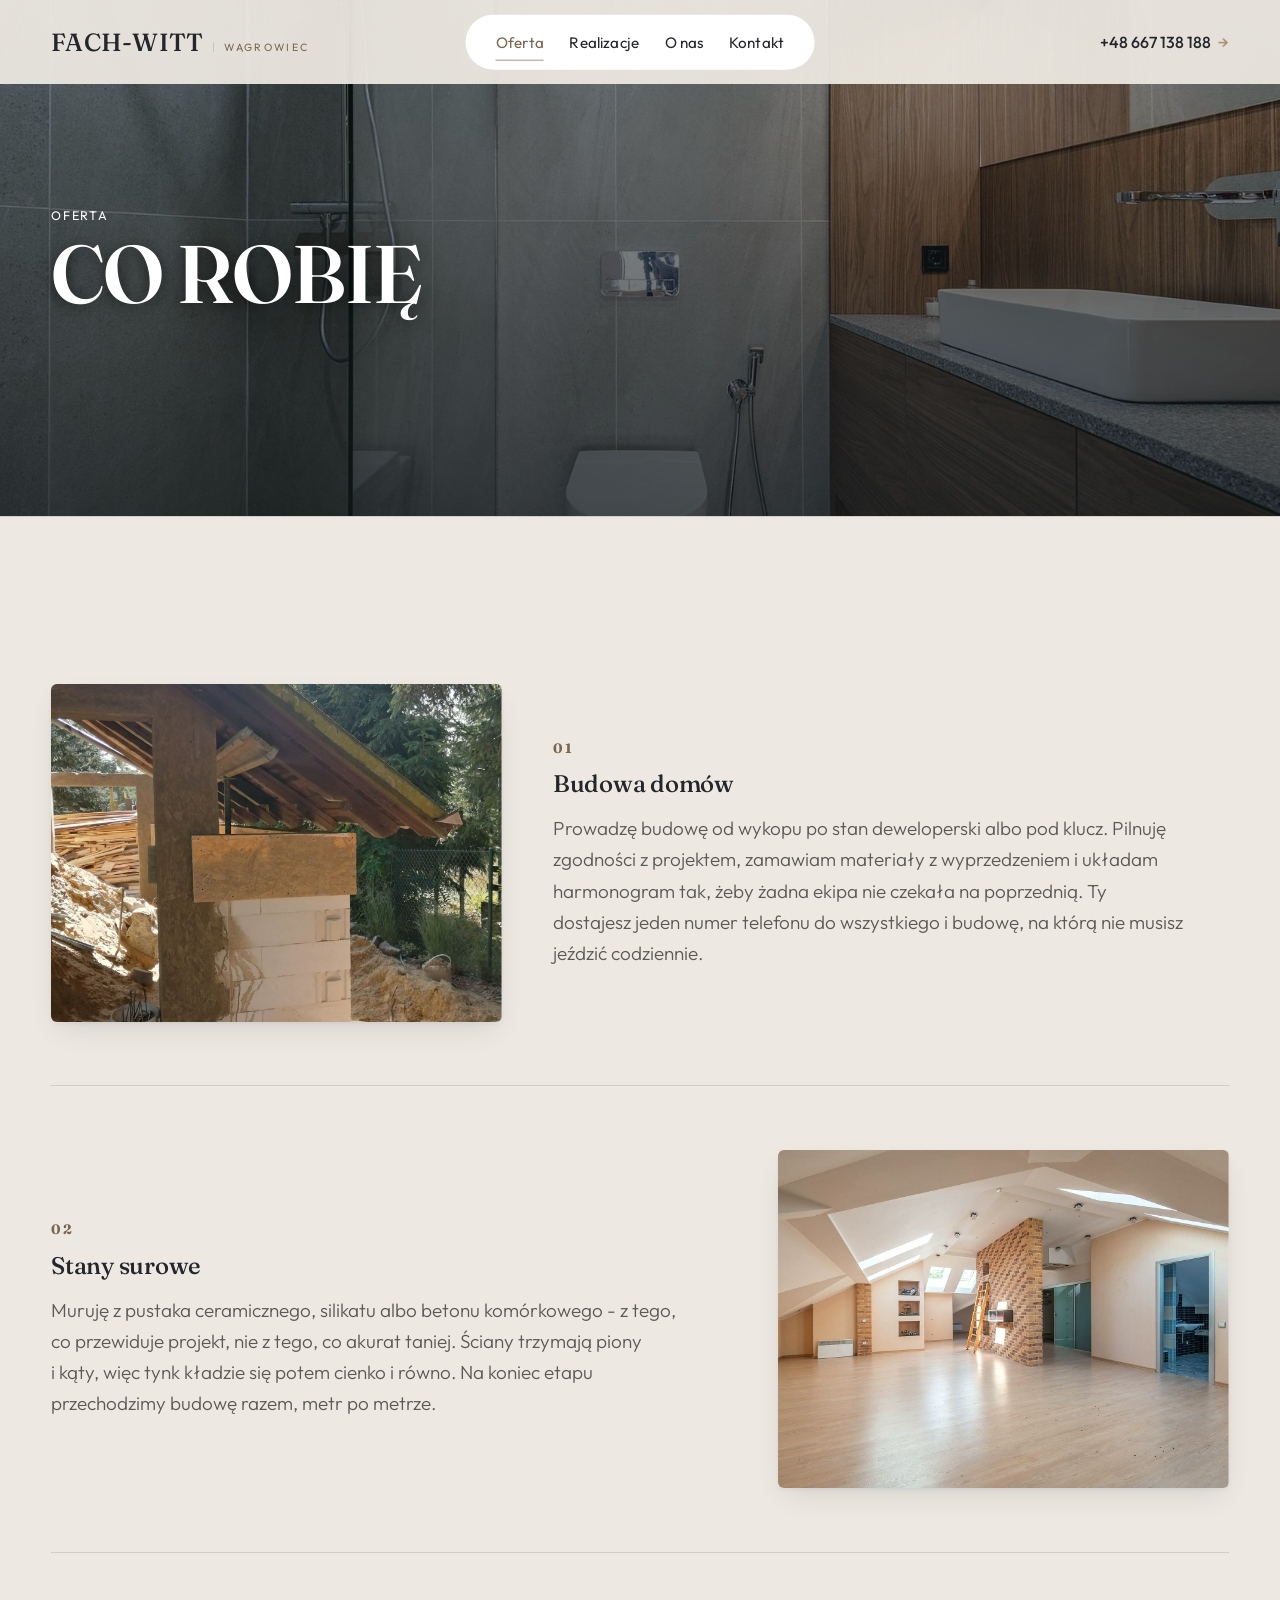
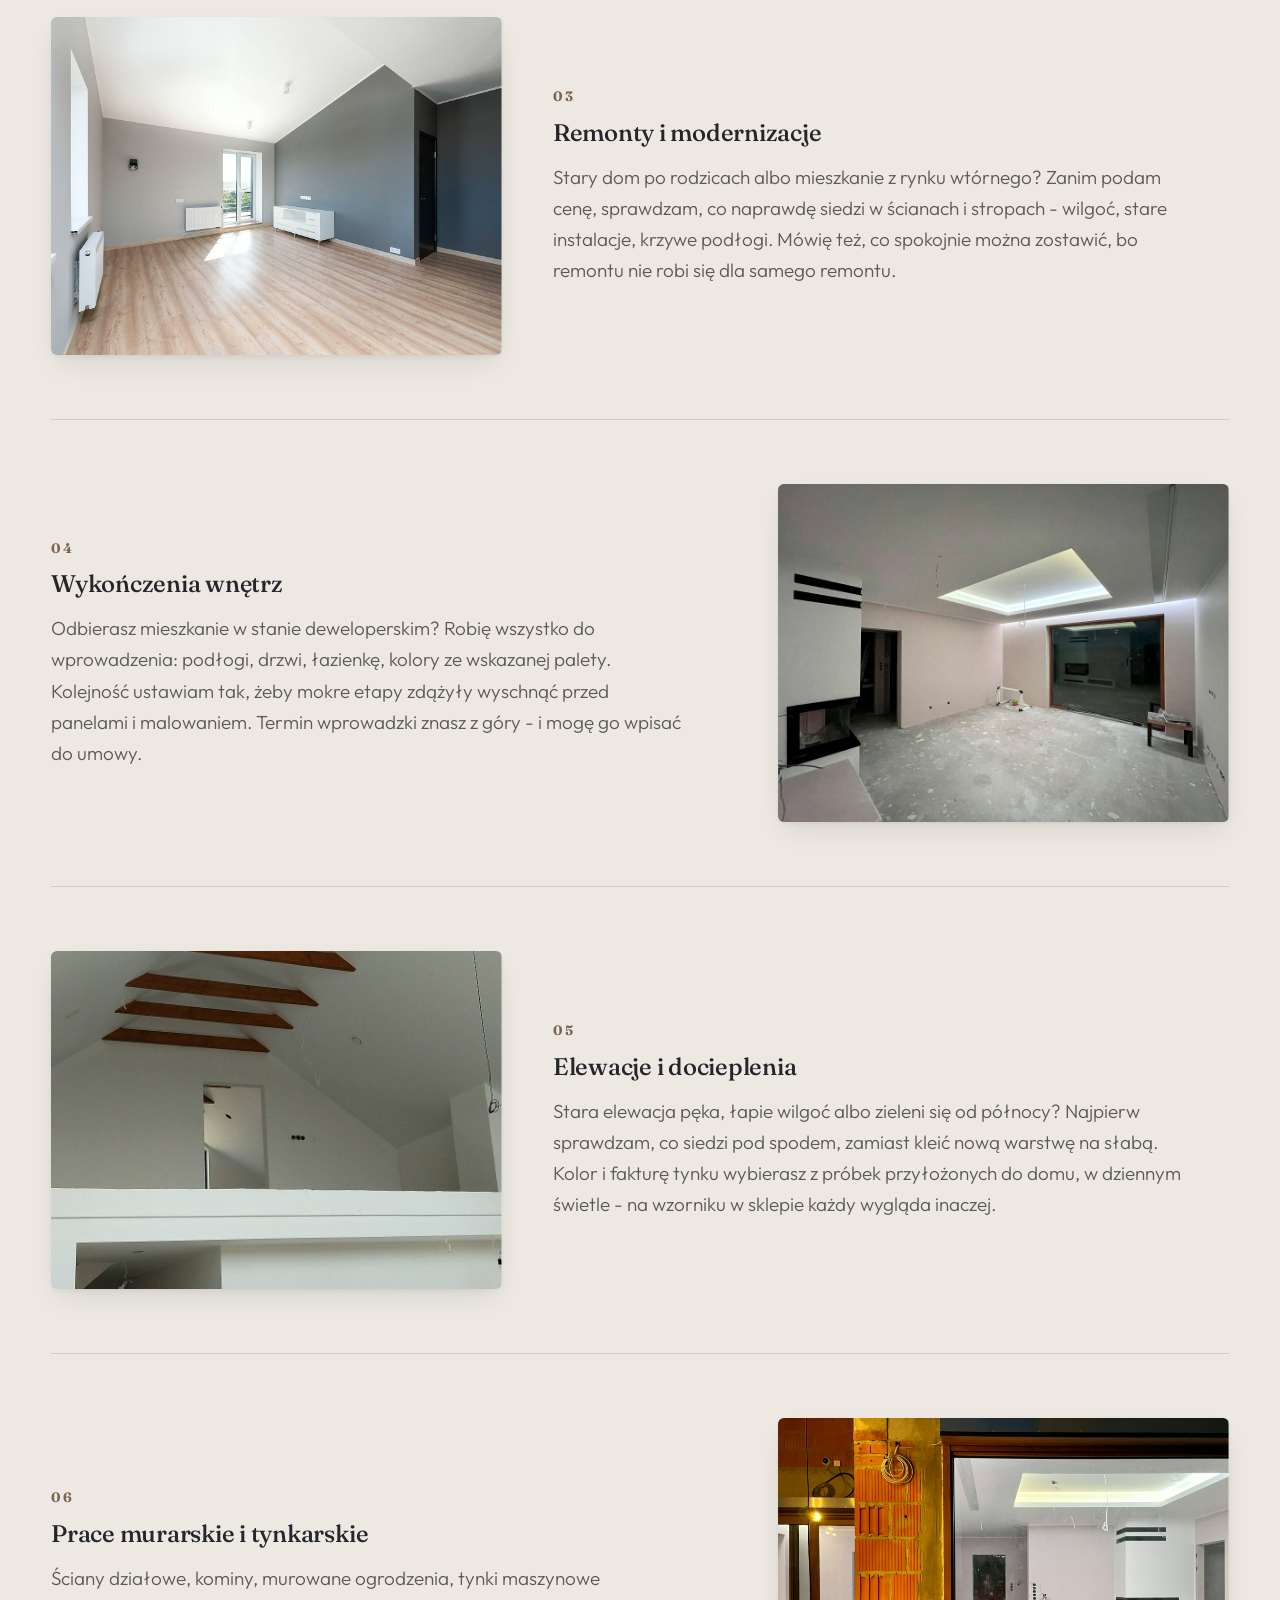
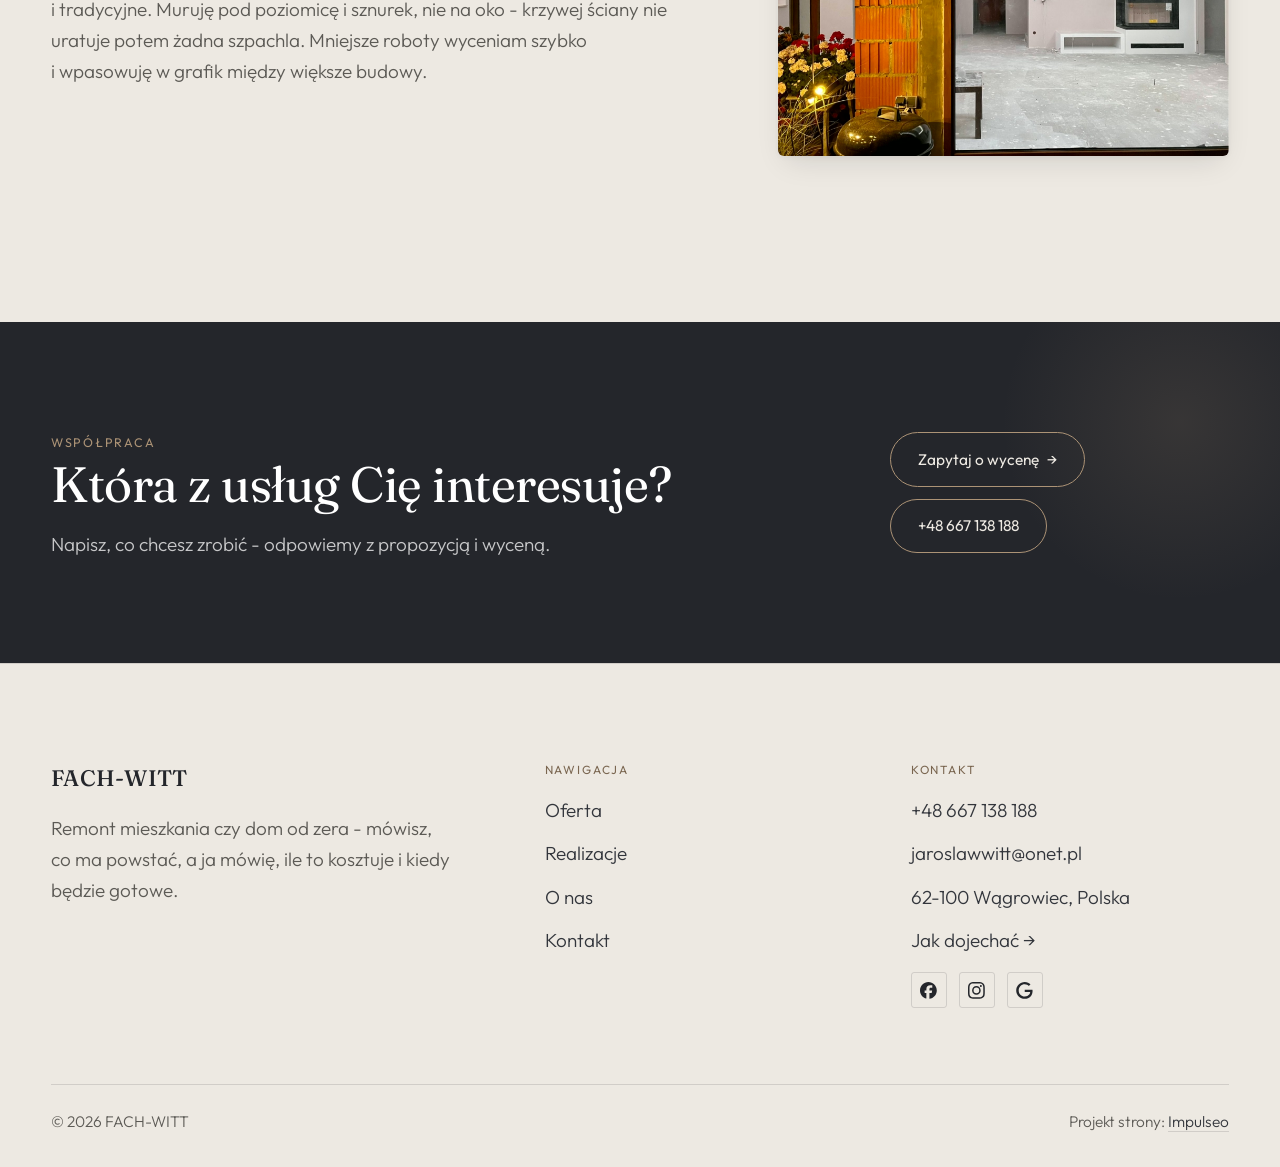
<file: oferta.html>
<!DOCTYPE html>
<html lang="pl">
<head>
<meta charset="UTF-8">
<meta name="viewport" content="width=device-width, initial-scale=1.0">
<title>Oferta - FACH-WITT</title>
<meta name="description" content="Firma budowlana w Wągrowcu: budowa domów, stany surowe, remonty, wykończenia, elewacje. Kosztorys i termin na piśmie przed robotą. Zadzwoń: +48 667 138 188.">
<link rel="canonical" href="https://kris20032.github.io/fach-witt/oferta.html">
<meta name="robots" content="noindex, nofollow">
<meta property="og:type" content="website">
<meta property="og:locale" content="pl_PL">
<meta property="og:site_name" content="FACH-WITT">
<meta property="og:title" content="Oferta - FACH-WITT">
<meta property="og:description" content="Firma budowlana w Wągrowcu: budowa domów, stany surowe, remonty, wykończenia, elewacje. Kosztorys i termin na piśmie przed robotą. Zadzwoń: +48 667 138 188.">
<meta property="og:url" content="https://kris20032.github.io/fach-witt/oferta.html">
<meta property="og:image" content="https://kris20032.github.io/fach-witt/img/og.jpg">
<meta property="og:image:width" content="1200">
<meta property="og:image:height" content="630">
<meta name="twitter:card" content="summary_large_image">
<link rel="preconnect" href="https://fonts.googleapis.com">
<link rel="preconnect" href="https://fonts.gstatic.com" crossorigin>
<link href="https://fonts.googleapis.com/css2?family=Fraunces:opsz,wght@9..144,400;9..144,500;9..144,600&family=Outfit:wght@300;400;500&display=swap" rel="stylesheet">
<link rel="stylesheet" href="assets/styles.css?v=001f821d">
<link rel="stylesheet" href="assets/kw.css?v=kw1">
</head>
<body>

<header class="nav">
  <div class="wrap nav-inner">
    <a class="brand" href="index.html"><span class="name">FACH-WITT</span><span class="sub">Wągrowiec</span></a>
    <nav class="nav-links">
      <a href="oferta.html" class="active" aria-current="page">Oferta</a>
      <a href="realizacje.html">Realizacje</a>
      <a href="o-nas.html">O nas</a>
      <a href="kontakt.html">Kontakt</a>
      <a href="tel:+48667138188" class="btn btn-accent">Zadzwoń +48 667 138 188</a>
    </nav>
    <a class="kw-navtel" href="tel:+48667138188"><span class="kw-navtel-lab">Zadzwoń</span> <span class="kw-navtel-num">+48 667 138 188</span> <span class="arr">→</span></a>
    <button class="nav-toggle" aria-label="Menu"><span></span><span></span><span></span></button>
  </div>
</header>

<main>
<section class="pagehead">
  <img src="img/g4.jpg" alt="FACH-WITT - Co robię" width="1600" height="1066" decoding="async">
  <div class="wrap">
    <span class="eyebrow">Oferta</span>
    <h1>Co robię</h1>
  </div>
</section>
<section>
  <div class="wrap">
    <div class="svc-row reveal">
      <div class="svc-row-art"><img src="img/g12.jpg" alt="Budowa domów" loading="lazy" width="1510" height="2052" decoding="async"></div>
      <div>
        <span class="num">01</span>
        <h3>Budowa domów</h3>
        <p class="muted">Prowadzę budowę od wykopu po stan deweloperski albo pod klucz. Pilnuję zgodności z projektem, zamawiam materiały z wyprzedzeniem i układam harmonogram tak, żeby żadna ekipa nie czekała na poprzednią. Ty dostajesz jeden numer telefonu do wszystkiego i budowę, na którą nie musisz jeździć codziennie.</p>
      </div>
    </div>
    <div class="svc-row rev reveal">
      <div class="svc-row-art"><img src="img/g13.jpg" alt="Stany surowe" loading="lazy" width="1600" height="1068" decoding="async"></div>
      <div>
        <span class="num">02</span>
        <h3>Stany surowe</h3>
        <p class="muted">Muruję z pustaka ceramicznego, silikatu albo betonu komórkowego - z tego, co przewiduje projekt, nie z tego, co akurat taniej. Ściany trzymają piony i kąty, więc tynk kładzie się potem cienko i równo. Na koniec etapu przechodzimy budowę razem, metr po metrze.</p>
      </div>
    </div>
    <div class="svc-row reveal">
      <div class="svc-row-art"><img src="img/g14.jpg" alt="Remonty i modernizacje" loading="lazy" width="1600" height="1068" decoding="async"></div>
      <div>
        <span class="num">03</span>
        <h3>Remonty i modernizacje</h3>
        <p class="muted">Stary dom po rodzicach albo mieszkanie z rynku wtórnego? Zanim podam cenę, sprawdzam, co naprawdę siedzi w ścianach i stropach - wilgoć, stare instalacje, krzywe podłogi. Mówię też, co spokojnie można zostawić, bo remontu nie robi się dla samego remontu.</p>
      </div>
    </div>
    <div class="svc-row rev reveal">
      <div class="svc-row-art"><img src="img/g1.jpg" alt="Wykończenia wnętrz" loading="lazy" width="2000" height="1500" decoding="async"></div>
      <div>
        <span class="num">04</span>
        <h3>Wykończenia wnętrz</h3>
        <p class="muted">Odbierasz mieszkanie w stanie deweloperskim? Robię wszystko do wprowadzenia: podłogi, drzwi, łazienkę, kolory ze wskazanej palety. Kolejność ustawiam tak, żeby mokre etapy zdążyły wyschnąć przed panelami i malowaniem. Termin wprowadzki znasz z góry - i mogę go wpisać do umowy.</p>
      </div>
    </div>
    <div class="svc-row reveal">
      <div class="svc-row-art"><img src="img/g2.jpg" alt="Elewacje i docieplenia" loading="lazy" width="942" height="2048" decoding="async"></div>
      <div>
        <span class="num">05</span>
        <h3>Elewacje i docieplenia</h3>
        <p class="muted">Stara elewacja pęka, łapie wilgoć albo zieleni się od północy? Najpierw sprawdzam, co siedzi pod spodem, zamiast kleić nową warstwę na słabą. Kolor i fakturę tynku wybierasz z próbek przyłożonych do domu, w dziennym świetle - na wzorniku w sklepie każdy wygląda inaczej.</p>
      </div>
    </div>
    <div class="svc-row rev reveal">
      <div class="svc-row-art"><img src="img/g3.jpg" alt="Prace murarskie i tynkarskie" loading="lazy" width="1952" height="1286" decoding="async"></div>
      <div>
        <span class="num">06</span>
        <h3>Prace murarskie i tynkarskie</h3>
        <p class="muted">Ściany działowe, kominy, murowane ogrodzenia, tynki maszynowe i tradycyjne. Muruję pod poziomicę i sznurek, nie na oko - krzywej ściany nie uratuje potem żadna szpachla. Mniejsze roboty wyceniam szybko i wpasowuję w grafik między większe budowy.</p>
      </div>
    </div>
  </div>
</section>

<section class="cta">
  <div class="wrap">
    <div class="reveal">
      <span class="eyebrow">Współpraca</span>
      <h2>Która z usług Cię interesuje?</h2>
      <p>Napisz, co chcesz zrobić - odpowiemy z propozycją i wyceną.</p>
    </div>
    <div class="cta-actions reveal">
      <a href="kontakt.html" class="btn btn-light">Zapytaj o wycenę <span class="arr">→</span></a>
      <a href="tel:+48667138188" class="btn btn-ghost btn-ghost-cta">+48 667 138 188</a>
    </div>
  </div>
</section>
</main>

<footer>
  <div class="wrap">
    <div class="foot-grid">
      <div class="foot-brand">
        <div class="name">FACH-WITT</div>
        <p>Remont mieszkania czy dom od zera - mówisz, co ma powstać, a ja mówię, ile to kosztuje i kiedy będzie gotowe.</p>
      </div>
      <div class="foot-col">
        <h4>Nawigacja</h4>
        <a href="oferta.html">Oferta</a>
        <a href="realizacje.html">Realizacje</a>
        <a href="o-nas.html">O nas</a>
        <a href="kontakt.html">Kontakt</a>
      </div>
      <div class="foot-col">
        <h4>Kontakt</h4>
        <a href="tel:+48667138188">+48 667 138 188</a>
        <a href="mailto:jaroslawwitt@onet.pl">jaroslawwitt@onet.pl</a>
        <p>62-100 Wągrowiec, Polska</p>
        <a href="https://maps.google.com/?cid=9939245870071125275&g_mp=Cidnb29nbGUubWFwcy5wbGFjZXMudjEuUGxhY2VzLlNlYXJjaFRleHQQAhgEIAA" target="_blank" rel="noopener">Jak dojechać →</a>
      <div class="foot-soc">
        <a class="soc" href="https://www.facebook.com/p/Us%C5%82ugi-remontowo-budowlane-Fach-Witt-Jaroslaw-Witt-100048654896059/" target="_blank" rel="noopener" aria-label="Facebook - FACH-WITT"><svg viewBox="0 0 24 24" aria-hidden="true" focusable="false"><path d="M9.101 23.691v-7.98H6.627v-3.667h2.474v-1.58c0-4.085 1.848-5.978 5.858-5.978.401 0 .955.042 1.468.103a8.68 8.68 0 0 1 1.141.195v3.325a8.623 8.623 0 0 0-.653-.036 26.805 26.805 0 0 0-.733-.009c-.707 0-1.259.096-1.675.309a1.686 1.686 0 0 0-.679.622c-.258.42-.374.995-.374 1.752v1.297h3.919l-.386 2.103-.287 1.564h-3.246v8.245C19.396 23.238 24 18.179 24 12.044c0-6.627-5.373-12-12-12s-12 5.373-12 12c0 5.628 3.874 10.35 9.101 11.647Z" fill="currentColor"/></svg></a>
        <a class="soc" href="https://www.instagram.com/jaroslawwitt/" target="_blank" rel="noopener" aria-label="Instagram - FACH-WITT"><svg viewBox="0 0 24 24" aria-hidden="true" focusable="false"><path d="M7.0301.084c-1.2768.0602-2.1487.264-2.911.5634-.7888.3075-1.4575.72-2.1228 1.3877-.6652.6677-1.075 1.3368-1.3802 2.127-.2954.7638-.4956 1.6365-.552 2.914-.0564 1.2775-.0689 1.6882-.0626 4.947.0062 3.2586.0206 3.6671.0825 4.9473.061 1.2765.264 2.1482.5635 2.9107.308.7889.72 1.4573 1.388 2.1228.6679.6655 1.3365 1.0743 2.1285 1.38.7632.295 1.6361.4961 2.9134.552 1.2773.056 1.6884.069 4.9462.0627 3.2578-.0062 3.668-.0207 4.9478-.0814 1.28-.0607 2.147-.2652 2.9098-.5633.7889-.3086 1.4578-.72 2.1228-1.3881.665-.6682 1.0745-1.3378 1.3795-2.1284.2957-.7632.4966-1.636.552-2.9124.056-1.2809.0692-1.6898.063-4.948-.0063-3.2583-.021-3.6668-.0817-4.9465-.0607-1.2797-.264-2.1487-.5633-2.9117-.3084-.7889-.72-1.4568-1.3876-2.1228C21.2982 1.33 20.628.9208 19.8378.6165 19.074.321 18.2017.1197 16.9244.0645 15.6471.0093 15.236-.005 11.977.0014 8.718.0076 8.31.0215 7.0301.0839m.1402 21.6932c-1.17-.0509-1.8053-.2453-2.2287-.408-.5606-.216-.96-.4771-1.3819-.895-.422-.4178-.6811-.8186-.9-1.378-.1644-.4234-.3624-1.058-.4171-2.228-.0595-1.2645-.072-1.6442-.079-4.848-.007-3.2037.0053-3.583.0607-4.848.05-1.169.2456-1.805.408-2.2282.216-.5613.4762-.96.895-1.3816.4188-.4217.8184-.6814 1.3783-.9003.423-.1651 1.0575-.3614 2.227-.4171 1.2655-.06 1.6447-.072 4.848-.079 3.2033-.007 3.5835.005 4.8495.0608 1.169.0508 1.8053.2445 2.228.408.5608.216.96.4754 1.3816.895.4217.4194.6816.8176.9005 1.3787.1653.4217.3617 1.056.4169 2.2263.0602 1.2655.0739 1.645.0796 4.848.0058 3.203-.0055 3.5834-.061 4.848-.051 1.17-.245 1.8055-.408 2.2294-.216.5604-.4763.96-.8954 1.3814-.419.4215-.8181.6811-1.3783.9-.4224.1649-1.0577.3617-2.2262.4174-1.2656.0595-1.6448.072-4.8493.079-3.2045.007-3.5825-.006-4.848-.0608M16.953 5.5864A1.44 1.44 0 1 0 18.39 4.144a1.44 1.44 0 0 0-1.437 1.4424M5.8385 12.012c.0067 3.4032 2.7706 6.1557 6.173 6.1493 3.4026-.0065 6.157-2.7701 6.1506-6.1733-.0065-3.4032-2.771-6.1565-6.174-6.1498-3.403.0067-6.156 2.771-6.1496 6.1738M8 12.0077a4 4 0 1 1 4.008 3.9921A3.9996 3.9996 0 0 1 8 12.0077" fill="currentColor"/></svg></a>
        <a class="soc" href="https://maps.google.com/?cid=9939245870071125275&g_mp=Cidnb29nbGUubWFwcy5wbGFjZXMudjEuUGxhY2VzLlNlYXJjaFRleHQQAhgEIAA" target="_blank" rel="noopener" aria-label="Google - FACH-WITT"><svg viewBox="0 0 24 24" aria-hidden="true" focusable="false"><path d="M12.48 10.92v3.28h7.84c-.24 1.84-.853 3.187-1.787 4.133-1.147 1.147-2.933 2.4-6.053 2.4-4.827 0-8.6-3.893-8.6-8.72s3.773-8.72 8.6-8.72c2.6 0 4.507 1.027 5.907 2.347l2.307-2.307C18.747 1.44 16.133 0 12.48 0 5.867 0 .307 5.387.307 12s5.56 12 12.173 12c3.573 0 6.267-1.173 8.373-3.36 2.16-2.16 2.84-5.213 2.84-7.667 0-.76-.053-1.467-.173-2.053H12.48z" fill="currentColor"/></svg></a>
      </div>
      </div>
    </div>
    <div class="foot-bot">
      <span>© 2026 FACH-WITT</span>
      <span>Projekt strony: <a class="foot-credit" href="https://impulseo.pl" target="_blank" rel="noopener">Impulseo</a></span>
    </div>
  </div>
</footer>
<div class="sticky-call"><a class="sc-call" href="tel:+48667138188"><svg class="ico-tel" width="16" height="16" viewBox="0 0 24 24" fill="none" aria-hidden="true"><path d="M6.6 10.8a15.5 15.5 0 0 0 6.6 6.6l2.2-2.2a1 1 0 0 1 1-.24 11.4 11.4 0 0 0 3.6.58 1 1 0 0 1 1 1V20a1 1 0 0 1-1 1A17 17 0 0 1 3 4a1 1 0 0 1 1-1h3.5a1 1 0 0 1 1 1c0 1.25.2 2.46.58 3.6a1 1 0 0 1-.25 1l-2.23 2.2Z" fill="currentColor"/></svg> Zadzwoń</a><a class="sc-quote" href="kontakt.html">Zadzwoń: +48 667 138 188</a></div>
<div class="demo-wazne" data-do="2026-11-02" data-cykl="3" hidden><svg class="dw-ico" width="13" height="13" viewBox="0 0 24 24" fill="none" aria-hidden="true"><circle cx="12" cy="12" r="8.6" stroke="currentColor" stroke-width="1.8"/><path d="M12 7.2V12l3.3 2" stroke="currentColor" stroke-width="1.8" stroke-linecap="round"/></svg><span class="dw-txt"></span></div>

<script src="assets/main.js"></script>
</body>
</html>
</file>
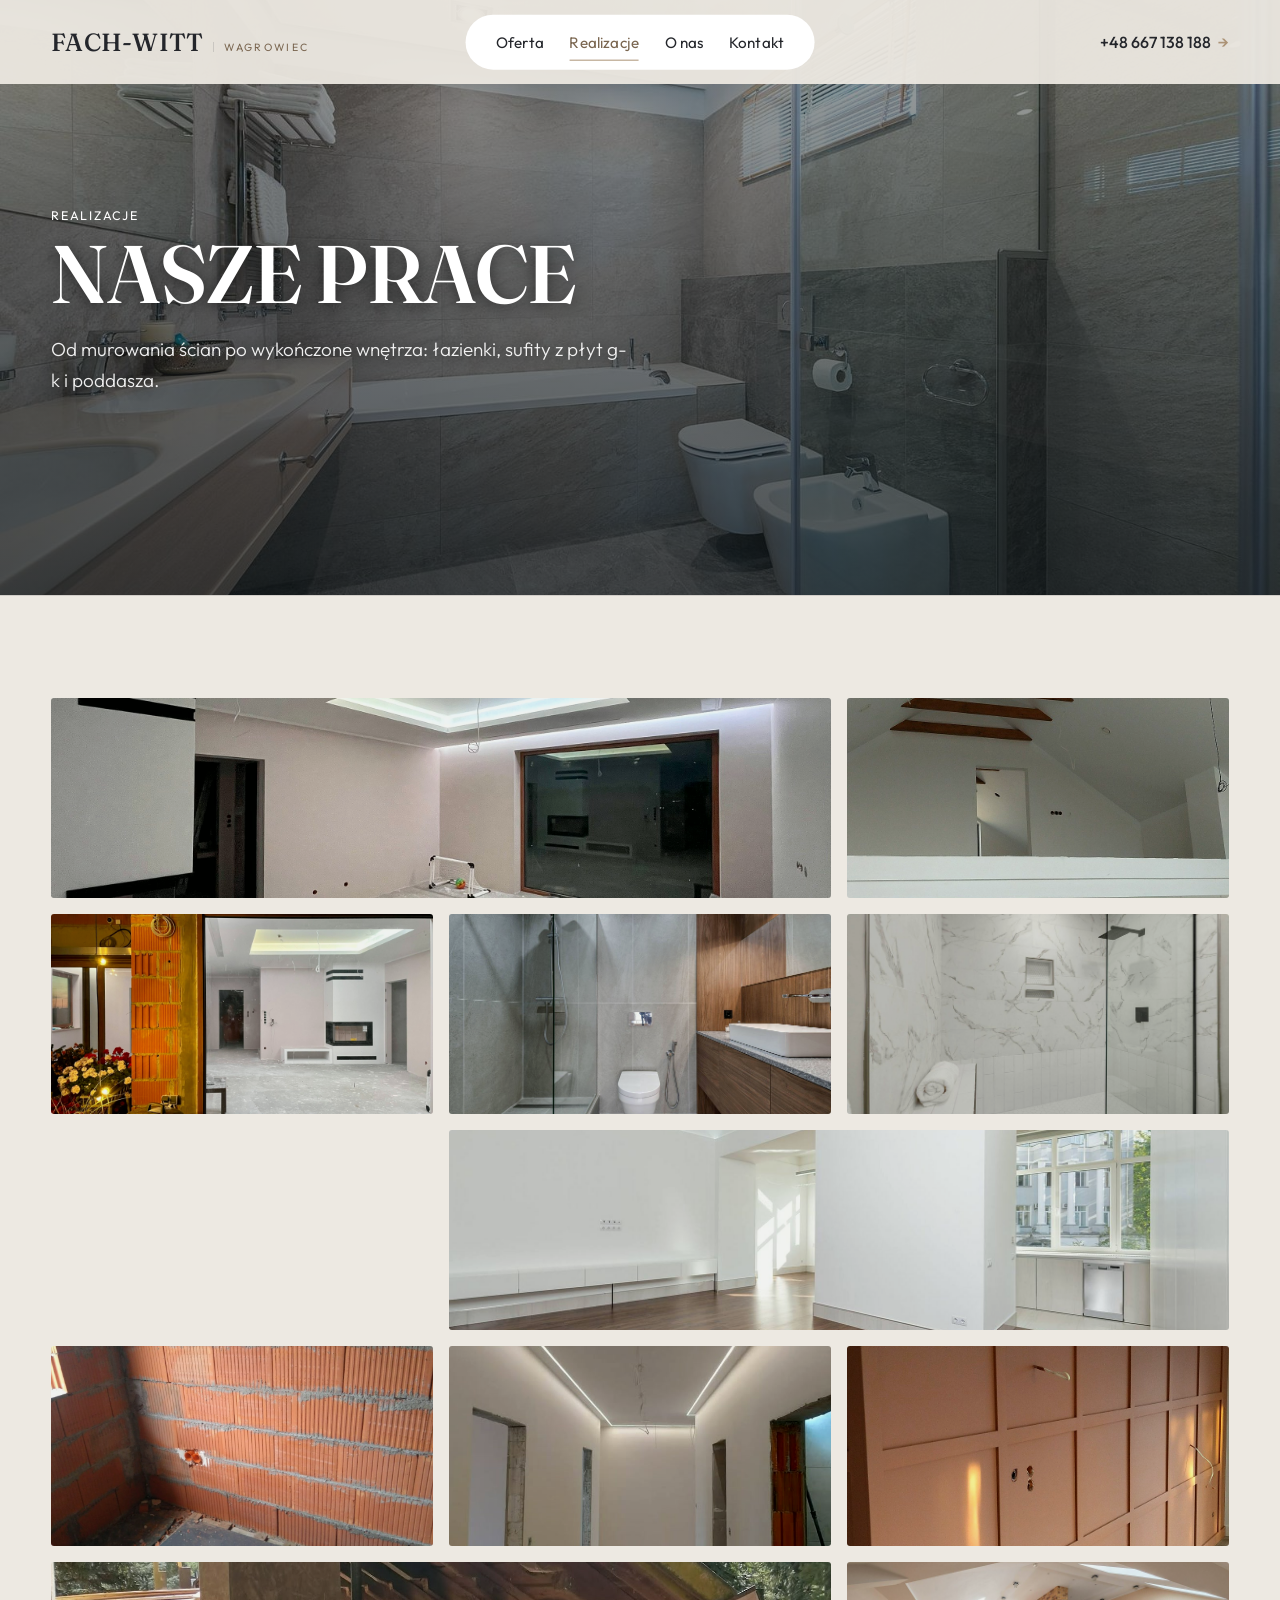
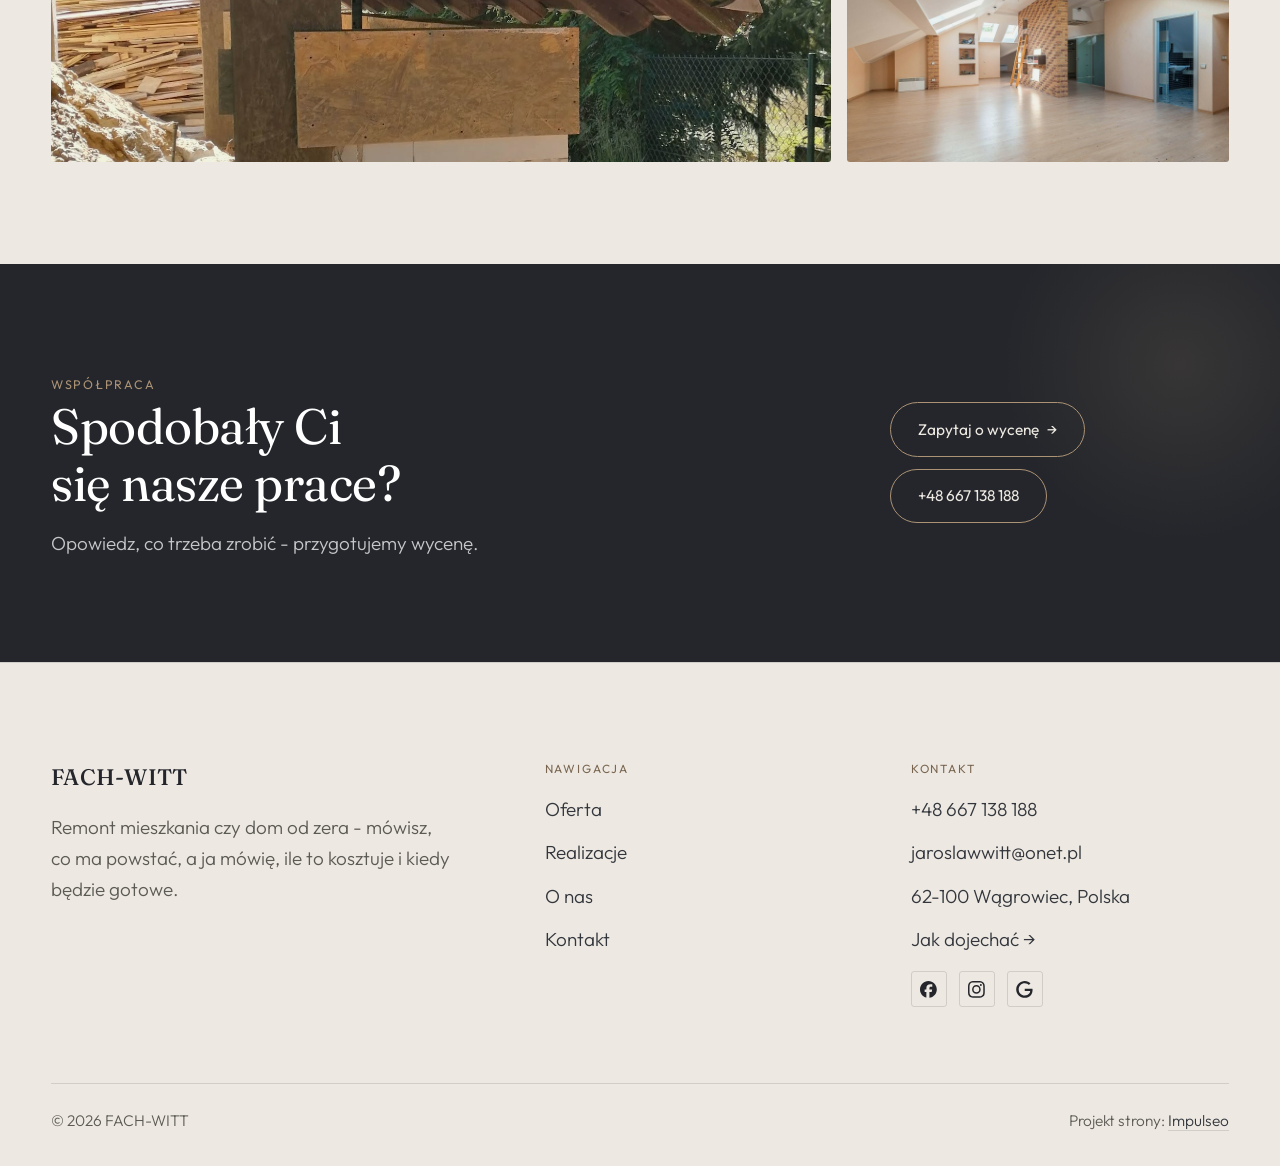
<file: realizacje.html>
<!DOCTYPE html>
<html lang="pl">
<head>
<meta charset="UTF-8">
<meta name="viewport" content="width=device-width, initial-scale=1.0">
<title>Realizacje - FACH-WITT</title>
<meta name="description" content="Realizacje FACH-WITT: Fundamenty i zbrojenie, Stan surowy, Więźba i dach, Wykończenie wnętrza, Elewacja i docieplenie">
<link rel="canonical" href="https://kris20032.github.io/fach-witt/realizacje.html">
<meta name="robots" content="noindex, nofollow">
<meta property="og:type" content="website">
<meta property="og:locale" content="pl_PL">
<meta property="og:site_name" content="FACH-WITT">
<meta property="og:title" content="Realizacje - FACH-WITT">
<meta property="og:description" content="Realizacje FACH-WITT: Fundamenty i zbrojenie, Stan surowy, Więźba i dach, Wykończenie wnętrza, Elewacja i docieplenie">
<meta property="og:url" content="https://kris20032.github.io/fach-witt/realizacje.html">
<meta property="og:image" content="https://kris20032.github.io/fach-witt/img/og.jpg">
<meta property="og:image:width" content="1200">
<meta property="og:image:height" content="630">
<meta name="twitter:card" content="summary_large_image">
<link rel="preconnect" href="https://fonts.googleapis.com">
<link rel="preconnect" href="https://fonts.gstatic.com" crossorigin>
<link href="https://fonts.googleapis.com/css2?family=Fraunces:opsz,wght@9..144,400;9..144,500;9..144,600&family=Outfit:wght@300;400;500&display=swap" rel="stylesheet">
<link rel="stylesheet" href="assets/styles.css?v=001f821d">
<link rel="stylesheet" href="assets/kw.css?v=kw1">
</head>
<body>

<header class="nav">
  <div class="wrap nav-inner">
    <a class="brand" href="index.html"><span class="name">FACH-WITT</span><span class="sub">Wągrowiec</span></a>
    <nav class="nav-links">
      <a href="oferta.html">Oferta</a>
      <a href="realizacje.html" class="active" aria-current="page">Realizacje</a>
      <a href="o-nas.html">O nas</a>
      <a href="kontakt.html">Kontakt</a>
      <a href="tel:+48667138188" class="btn btn-accent">Zadzwoń +48 667 138 188</a>
    </nav>
    <a class="kw-navtel" href="tel:+48667138188"><span class="kw-navtel-lab">Zadzwoń</span> <span class="kw-navtel-num">+48 667 138 188</span> <span class="arr">→</span></a>
    <button class="nav-toggle" aria-label="Menu"><span></span><span></span><span></span></button>
  </div>
</header>

<main>
<section class="pagehead">
  <img src="img/g11.jpg" alt="FACH-WITT - Nasze prace" width="1600" height="1068" decoding="async">
  <div class="wrap">
    <span class="eyebrow">Realizacje</span>
    <h1>Nasze prace</h1>
    <p>Od murowania ścian po wykończone wnętrza: łazienki, sufity z płyt g-k i poddasza.</p>
  </div>
</section>
<section>
  <div class="wrap">
    <div class="gallery">
      <div class="tile t-two3 reveal"><img src="img/g1.jpg" alt="FACH-WITT" loading="lazy" width="2000" height="1500" decoding="async"></div>
      <div class="tile t-third reveal"><img src="img/g2.jpg" alt="FACH-WITT" loading="lazy" width="942" height="2048" decoding="async"></div>
      <div class="tile t-third reveal"><img src="img/g3.jpg" alt="FACH-WITT" loading="lazy" width="1952" height="1286" decoding="async"></div>
      <div class="tile t-third reveal"><img src="img/g4.jpg" alt="FACH-WITT" loading="lazy" width="1600" height="1066" decoding="async"></div>
      <div class="tile t-third reveal"><img src="img/g5.jpg" alt="FACH-WITT" loading="lazy" width="1600" height="1067" decoding="async"></div>
      <div class="tile t-third reveal"><img src="img/g6.jpg" alt="FACH-WITT" loading="lazy" width="1536" height="2048" decoding="async"></div>
      <div class="tile t-two3 reveal"><img src="img/g7.jpg" alt="FACH-WITT" loading="lazy" width="1600" height="1068" decoding="async"></div>
      <div class="tile t-third reveal"><img src="img/g8.jpg" alt="FACH-WITT" loading="lazy" width="1366" height="702" decoding="async"></div>
      <div class="tile t-third reveal"><img src="img/g9.jpg" alt="FACH-WITT" loading="lazy" width="690" height="684" decoding="async"></div>
      <div class="tile t-third reveal"><img src="img/g10.jpg" alt="FACH-WITT" loading="lazy" width="942" height="2048" decoding="async"></div>
      <div class="tile t-two3 reveal"><img src="img/g12.jpg" alt="FACH-WITT" loading="lazy" width="1510" height="2052" decoding="async"></div>
      <div class="tile t-third reveal"><img src="img/g13.jpg" alt="FACH-WITT" loading="lazy" width="1600" height="1068" decoding="async"></div>
    </div>
  </div>
</section>
<section class="cta">
  <div class="wrap">
    <div class="reveal">
      <span class="eyebrow">Współpraca</span>
      <h2>Spodobały Ci się nasze prace?</h2>
      <p>Opowiedz, co trzeba zrobić - przygotujemy wycenę.</p>
    </div>
    <div class="cta-actions reveal">
      <a href="kontakt.html" class="btn btn-light">Zapytaj o wycenę <span class="arr">→</span></a>
      <a href="tel:+48667138188" class="btn btn-ghost btn-ghost-cta">+48 667 138 188</a>
    </div>
  </div>
</section>
</main>

<footer>
  <div class="wrap">
    <div class="foot-grid">
      <div class="foot-brand">
        <div class="name">FACH-WITT</div>
        <p>Remont mieszkania czy dom od zera - mówisz, co ma powstać, a ja mówię, ile to kosztuje i kiedy będzie gotowe.</p>
      </div>
      <div class="foot-col">
        <h4>Nawigacja</h4>
        <a href="oferta.html">Oferta</a>
        <a href="realizacje.html">Realizacje</a>
        <a href="o-nas.html">O nas</a>
        <a href="kontakt.html">Kontakt</a>
      </div>
      <div class="foot-col">
        <h4>Kontakt</h4>
        <a href="tel:+48667138188">+48 667 138 188</a>
        <a href="mailto:jaroslawwitt@onet.pl">jaroslawwitt@onet.pl</a>
        <p>62-100 Wągrowiec, Polska</p>
        <a href="https://maps.google.com/?cid=9939245870071125275&g_mp=Cidnb29nbGUubWFwcy5wbGFjZXMudjEuUGxhY2VzLlNlYXJjaFRleHQQAhgEIAA" target="_blank" rel="noopener">Jak dojechać →</a>
      <div class="foot-soc">
        <a class="soc" href="https://www.facebook.com/p/Us%C5%82ugi-remontowo-budowlane-Fach-Witt-Jaroslaw-Witt-100048654896059/" target="_blank" rel="noopener" aria-label="Facebook - FACH-WITT"><svg viewBox="0 0 24 24" aria-hidden="true" focusable="false"><path d="M9.101 23.691v-7.98H6.627v-3.667h2.474v-1.58c0-4.085 1.848-5.978 5.858-5.978.401 0 .955.042 1.468.103a8.68 8.68 0 0 1 1.141.195v3.325a8.623 8.623 0 0 0-.653-.036 26.805 26.805 0 0 0-.733-.009c-.707 0-1.259.096-1.675.309a1.686 1.686 0 0 0-.679.622c-.258.42-.374.995-.374 1.752v1.297h3.919l-.386 2.103-.287 1.564h-3.246v8.245C19.396 23.238 24 18.179 24 12.044c0-6.627-5.373-12-12-12s-12 5.373-12 12c0 5.628 3.874 10.35 9.101 11.647Z" fill="currentColor"/></svg></a>
        <a class="soc" href="https://www.instagram.com/jaroslawwitt/" target="_blank" rel="noopener" aria-label="Instagram - FACH-WITT"><svg viewBox="0 0 24 24" aria-hidden="true" focusable="false"><path d="M7.0301.084c-1.2768.0602-2.1487.264-2.911.5634-.7888.3075-1.4575.72-2.1228 1.3877-.6652.6677-1.075 1.3368-1.3802 2.127-.2954.7638-.4956 1.6365-.552 2.914-.0564 1.2775-.0689 1.6882-.0626 4.947.0062 3.2586.0206 3.6671.0825 4.9473.061 1.2765.264 2.1482.5635 2.9107.308.7889.72 1.4573 1.388 2.1228.6679.6655 1.3365 1.0743 2.1285 1.38.7632.295 1.6361.4961 2.9134.552 1.2773.056 1.6884.069 4.9462.0627 3.2578-.0062 3.668-.0207 4.9478-.0814 1.28-.0607 2.147-.2652 2.9098-.5633.7889-.3086 1.4578-.72 2.1228-1.3881.665-.6682 1.0745-1.3378 1.3795-2.1284.2957-.7632.4966-1.636.552-2.9124.056-1.2809.0692-1.6898.063-4.948-.0063-3.2583-.021-3.6668-.0817-4.9465-.0607-1.2797-.264-2.1487-.5633-2.9117-.3084-.7889-.72-1.4568-1.3876-2.1228C21.2982 1.33 20.628.9208 19.8378.6165 19.074.321 18.2017.1197 16.9244.0645 15.6471.0093 15.236-.005 11.977.0014 8.718.0076 8.31.0215 7.0301.0839m.1402 21.6932c-1.17-.0509-1.8053-.2453-2.2287-.408-.5606-.216-.96-.4771-1.3819-.895-.422-.4178-.6811-.8186-.9-1.378-.1644-.4234-.3624-1.058-.4171-2.228-.0595-1.2645-.072-1.6442-.079-4.848-.007-3.2037.0053-3.583.0607-4.848.05-1.169.2456-1.805.408-2.2282.216-.5613.4762-.96.895-1.3816.4188-.4217.8184-.6814 1.3783-.9003.423-.1651 1.0575-.3614 2.227-.4171 1.2655-.06 1.6447-.072 4.848-.079 3.2033-.007 3.5835.005 4.8495.0608 1.169.0508 1.8053.2445 2.228.408.5608.216.96.4754 1.3816.895.4217.4194.6816.8176.9005 1.3787.1653.4217.3617 1.056.4169 2.2263.0602 1.2655.0739 1.645.0796 4.848.0058 3.203-.0055 3.5834-.061 4.848-.051 1.17-.245 1.8055-.408 2.2294-.216.5604-.4763.96-.8954 1.3814-.419.4215-.8181.6811-1.3783.9-.4224.1649-1.0577.3617-2.2262.4174-1.2656.0595-1.6448.072-4.8493.079-3.2045.007-3.5825-.006-4.848-.0608M16.953 5.5864A1.44 1.44 0 1 0 18.39 4.144a1.44 1.44 0 0 0-1.437 1.4424M5.8385 12.012c.0067 3.4032 2.7706 6.1557 6.173 6.1493 3.4026-.0065 6.157-2.7701 6.1506-6.1733-.0065-3.4032-2.771-6.1565-6.174-6.1498-3.403.0067-6.156 2.771-6.1496 6.1738M8 12.0077a4 4 0 1 1 4.008 3.9921A3.9996 3.9996 0 0 1 8 12.0077" fill="currentColor"/></svg></a>
        <a class="soc" href="https://maps.google.com/?cid=9939245870071125275&g_mp=Cidnb29nbGUubWFwcy5wbGFjZXMudjEuUGxhY2VzLlNlYXJjaFRleHQQAhgEIAA" target="_blank" rel="noopener" aria-label="Google - FACH-WITT"><svg viewBox="0 0 24 24" aria-hidden="true" focusable="false"><path d="M12.48 10.92v3.28h7.84c-.24 1.84-.853 3.187-1.787 4.133-1.147 1.147-2.933 2.4-6.053 2.4-4.827 0-8.6-3.893-8.6-8.72s3.773-8.72 8.6-8.72c2.6 0 4.507 1.027 5.907 2.347l2.307-2.307C18.747 1.44 16.133 0 12.48 0 5.867 0 .307 5.387.307 12s5.56 12 12.173 12c3.573 0 6.267-1.173 8.373-3.36 2.16-2.16 2.84-5.213 2.84-7.667 0-.76-.053-1.467-.173-2.053H12.48z" fill="currentColor"/></svg></a>
      </div>
      </div>
    </div>
    <div class="foot-bot">
      <span>© 2026 FACH-WITT</span>
      <span>Projekt strony: <a class="foot-credit" href="https://impulseo.pl" target="_blank" rel="noopener">Impulseo</a></span>
    </div>
  </div>
</footer>
<div class="sticky-call"><a class="sc-call" href="tel:+48667138188"><svg class="ico-tel" width="16" height="16" viewBox="0 0 24 24" fill="none" aria-hidden="true"><path d="M6.6 10.8a15.5 15.5 0 0 0 6.6 6.6l2.2-2.2a1 1 0 0 1 1-.24 11.4 11.4 0 0 0 3.6.58 1 1 0 0 1 1 1V20a1 1 0 0 1-1 1A17 17 0 0 1 3 4a1 1 0 0 1 1-1h3.5a1 1 0 0 1 1 1c0 1.25.2 2.46.58 3.6a1 1 0 0 1-.25 1l-2.23 2.2Z" fill="currentColor"/></svg> Zadzwoń</a><a class="sc-quote" href="kontakt.html">Zadzwoń: +48 667 138 188</a></div>
<div class="demo-wazne" data-do="2026-11-02" data-cykl="3" hidden><svg class="dw-ico" width="13" height="13" viewBox="0 0 24 24" fill="none" aria-hidden="true"><circle cx="12" cy="12" r="8.6" stroke="currentColor" stroke-width="1.8"/><path d="M12 7.2V12l3.3 2" stroke="currentColor" stroke-width="1.8" stroke-linecap="round"/></svg><span class="dw-txt"></span></div>

<script src="assets/main.js"></script>
</body>
</html>
</file>
<file: assets/styles.css>
/* ============================================================
   STOLBASZ — premium, architektoniczny B2B fit-out
   Jasna paleta, zero brązu. System wg premium-web-craft.
   Projekt strony: Impulseo (impulseo.pl)
   ============================================================ */

:root{
  /* PALETA — jasna, architektoniczna, chłodna */
  --paper:#F4F6F8;          /* główne tło */
  --paper-2:#E7EBEF;        /* sekcje alternatywne (chłodny jasny szary) */
  --paper-3:#E7EBEF;        /* delikatne wypełnienia */
  --ink:#15212E;            /* tekst główny — chłodny grafit */
  --ink-soft:#243443;       /* nagłówki drugorzędne */
  --muted:#6B7785;          /* tekst poboczny */
  --line:rgba(21,33,46,.12);/* hairline */
  --accent:#E8A317;         /* stonowany petrol-slate — jedyny akcent */
  --accent-d:#C9870C;
  --accent-soft:rgba(232,163,23,.10);
  --dark:#15212E;           /* sekcje ciemne (stopka/CTA) */

  /* HOVER ZDJĘĆ — JEDEN standard dla całego silnika (decyzja K. 04.08.2026, artefakt z wariantami).
     AKTUALNE (K.+Szymon 09.08.2026, wybór z artefaktu 6 wariantów): zoom 1.05 przy 1.4s -
     przy tak długim czasie mocniejszy kadr NIE skacze, tylko „oddycha". Poprzedni standard
     (1.02 / .55s z 04.08) odbierany jako dynamiczny i szybki.
     Spoczynek lekko przygaszony, ale TYLKO tam, gdzie jest mysz (@media hover:hover) —
     na telefonie zdjęcia zostają w pełnej jasności. */
  --img-zoom:1.05;                   /* K.+Szymon 09.08: wariant F z artefaktu porównawczego */
  --img-rest:brightness(.95) saturate(.99);
  --img-hot:brightness(1.06) saturate(1.05);
  --img-dur:1.4s;                    /* K.+Szymon 09.08 (wariant F): powoli = elegancko */
  --img-ease:cubic-bezier(.16,.84,.44,1);  /* miękki ogon, efekt „oddychania" */

  /* ODSTĘPY — skala 4/8 */
  --space-1:4px; --space-2:8px; --space-3:12px; --space-4:16px; --space-5:24px;
  --space-6:32px; --space-7:48px; --space-8:64px; --space-9:96px; --space-10:128px;

  /* TYPOGRAFIA — fluid clamp() (skala podbita 16.07.2026: większe, czytelniejsze litery — uwaga Adama) */
  --text-sm:clamp(.9rem,.87rem + .12vw,1rem);
  --text-base:clamp(1.08rem,1.04rem + .18vw,1.2rem);
  --text-lg:clamp(1.24rem,1.15rem + .34vw,1.44rem);
  --text-h3:clamp(1.34rem,1.22rem + .55vw,1.66rem);
  --text-h2:clamp(2.1rem,1.66rem + 2.1vw,3.1rem);
  --text-h1:clamp(2.9rem,2.1rem + 4vw,5.1rem);

  /* PROMIENIE — architektoniczne, raczej ostre */
  --r-sm:3px; --r-md:6px; --r-lg:10px;

  /* RUCH */
  --ease:cubic-bezier(.25,.46,.45,.94); --dur:.24s;

  /* CIENIE — miękkie, warstwowe */
  --sh-sm:0 1px 2px rgba(16,24,32,.04), 0 2px 8px rgba(16,24,32,.05);
  --sh-md:0 2px 6px rgba(16,24,32,.05), 0 12px 28px -8px rgba(16,24,32,.12);
  --sh-lg:0 6px 14px rgba(16,24,32,.07), 0 26px 56px -18px rgba(16,24,32,.22);

  --hairline:1px solid var(--line);

  --font-display:'Space Grotesk','Inter',sans-serif;
  --font-body:'DM Sans','Inter',sans-serif;
}

*{box-sizing:border-box;margin:0;padding:0}
html{scroll-behavior:smooth}
body{
  font-family:var(--font-body);
  font-size:var(--text-base);
  line-height:1.65;
  color:var(--ink);
  background:var(--paper);
  -webkit-font-smoothing:antialiased;
  text-rendering:optimizeLegibility;
}
img{max-width:100%;height:auto;display:block}  /* height:auto = width/height z atrybutów trzyma proporcje (TOP#12) */
a{color:inherit;text-decoration:none}

.wrap{width:min(92%,1180px);margin-inline:auto}
section{padding-block:clamp(52px,6.5vw,96px)}

h1,h2,h3{font-family:var(--font-display);font-weight:700;line-height:1.08;letter-spacing:-.02em;color:var(--ink)}
h1{font-size:var(--text-h1);letter-spacing:-.035em}
h2{font-size:var(--text-h2);letter-spacing:-.025em}
h3{font-size:var(--text-h3)}
/* MIARA — długość wiersza. WCAG 2.2 SC 1.4.8: max 80 znaków; Butterick: 45–90.
   68ch daje realnie 72–78 znaków polskiego tekstu, czyli z zapasem pod granicą.
   Wcześniej limit miał TYLKO <p> — <li>, <blockquote> i <dd> nie miały żadnego,
   i to jedyny powód, dla którego 23 bloki na dwóch oddanych stronach jadą po
   83–106 znaków w wierszu (pomiar 07.08.2026, bramka `miara`).
   ⚠️ Listy i definicje ograniczamy TYLKO bez klasy: `ul`/`ol` z klasą to u nas
   układ (siatki kafli, menu), a nie tekst ciągły — tam miarę wyznacza układ. */
/* 60ch, nie 68ch (K. 10.08): po zmianie fontów na węższe kroje (DM Sans i spółka)
   w 68ch mieściło się ~90 znaków - bramka pikselowa słusznie zgłaszała przekroczenie
   granicy 80. Pomiar na żywej przeglądarce: 60ch = 90 znaków, 53ch = ~78 znaków, czyli normę WCAG 1.4.8. */
:root{ --miara:53ch }
p{max-width:min(100%,var(--miara))}
blockquote,
ul:not([class])>li, ol:not([class])>li,
dl:not([class])>dd{max-width:min(100%,var(--miara))}

/* ⚠️ Świadomie BEZ wyjątku `.tile p,.card p,.svc p{max-width:none}`, choć nasuwa się sam:
   te akapity BYŁY już ograniczone (stare `p{max-width:65ch}`), więc „wyjątek" nie odblokowałby
   niczego nowego — tylko ROZLUŹNIŁ stan sprzed zmiany na wszystkich demach naraz.
   `figcaption` żadna z reguł wyżej nie dotyczy, więc też nie potrzebuje zwolnienia. */

/* ŁAMANIE. `balance` wyrównuje długości wierszy w nagłówku, `pretty` pilnuje ostatniego
   wiersza akapitu, żeby nie został w nim jeden wyraz. Obsługiwane od Chrome 117 /
   Safari 17.5; starsze przeglądarki po prostu ignorują tę własność.
   `text-wrap:pretty` nie występowało dotąd ANI RAZ w silniku ani w repo klientów. */
h1,h2,h3,.lead,.lede{text-wrap:balance}
p,li,blockquote,dd{text-wrap:pretty}

.eyebrow{
  font-family:var(--font-body);
  font-size:var(--text-sm);
  font-weight:600;
  letter-spacing:.18em;
  text-transform:uppercase;
  color:var(--accent);
  display:inline-flex;align-items:center;gap:var(--space-3);
}
/* flex:none + margin-top = kreska trzyma się PIERWSZEJ linii. Wcześniej align-items:center
   centrowało ją względem całego bloku i przy zawinięciu (długi kicker typu
   „…WNĘTRZ · LESZNO · OD 2019") druga linia lądowała z brzydkim wcięciem. */
.eyebrow{align-items:flex-start}
.eyebrow>*,.eyebrow{text-wrap:balance}   /* dlugi kicker lamal sie na sierote typu samo „2019" w drugiej linii */
.eyebrow::before{content:"";width:28px;height:1px;background:var(--accent);display:inline-block;flex:none;margin-top:.62em}

.muted{color:var(--muted)}
.lead{font-size:var(--text-lg);line-height:1.55;color:var(--ink-soft);max-width:50ch}

/* ---------- BUTTONS ---------- */
.btn{
  display:inline-flex;align-items:center;gap:var(--space-2);
  font-weight:600;font-size:var(--text-sm);letter-spacing:.02em;
  padding:var(--space-4) var(--space-6);
  border-radius:var(--r-sm);
  transition:transform var(--dur) var(--ease),box-shadow var(--dur) var(--ease),background var(--dur) var(--ease);
  cursor:pointer;border:1px solid transparent;
}
.btn-accent{background:var(--accent);color:#fff;box-shadow:var(--sh-sm)}
.btn-accent:hover{background:var(--accent-d);transform:translateY(-2px);box-shadow:var(--sh-md)}
.btn-accent:active{transform:translateY(0);box-shadow:var(--sh-sm)}
.btn-ghost{background:transparent;color:var(--ink);border-color:var(--line)}
.btn-ghost:hover{border-color:var(--accent);color:var(--accent);transform:translateY(-2px)}
.btn-light{background:#fff;color:var(--ink);box-shadow:var(--sh-sm)}
.btn-light:hover{transform:translateY(-2px);box-shadow:var(--sh-md)}
.btn .arr{transition:transform var(--dur) var(--ease)}
.btn:hover .arr{transform:translateX(4px)}

/* ---------- NAV ---------- */
.nav{
  position:sticky;top:0;z-index:50;
  background:color-mix(in srgb,var(--paper) 88%,transparent);
  backdrop-filter:saturate(140%) blur(10px);
  border-bottom:var(--hairline);
}
.nav-inner{display:flex;align-items:center;justify-content:space-between;gap:var(--space-5);height:72px}
/* ANTY-NACHODZENIE (K. 05.08.2026): długa nazwa firmy + przycisk z pełnym numerem nie mieściły się w pasku
   i flex ściskał linki PONIŻEJ ich treści - "Kontakt" wchodził na ramkę "Zadzwoń +48 ...". Teraz ustępuje
   nazwa marki (skrót wielokropkiem), a menu i przycisk nigdy się nie kurczą ani nie zachodzą na siebie. */
.brand{display:flex;flex-direction:column;line-height:1;min-width:0;flex:0 1 auto}
.brand .name{font-family:var(--font-display);font-weight:800;font-size:1.35rem;letter-spacing:.04em;white-space:nowrap;overflow:hidden;text-overflow:ellipsis}
.brand .sub{font-size:.62rem;letter-spacing:.34em;text-transform:uppercase;color:var(--muted);margin-top:5px;white-space:nowrap;overflow:hidden;text-overflow:ellipsis}
.nav-links{display:flex;align-items:center;gap:var(--space-6);flex:0 0 auto}
.nav-links a{font-size:var(--text-sm);font-weight:500;color:var(--ink-soft);position:relative;padding-block:4px;white-space:nowrap;transition:color var(--dur) var(--ease)}
.nav-links a::after{content:"";position:absolute;left:0;bottom:0;width:0;height:1.5px;background:var(--accent);transition:width var(--dur) var(--ease)}
.nav-links a:hover,.nav-links a.active{color:var(--ink)}
.nav-links a:hover::after,.nav-links a.active::after{width:100%}
.nav-links .btn{padding:var(--space-2) var(--space-5)}
/* przyciski w nav: właściwy kolor (przebij .nav-links a) + bez podkreślenia */
.nav-links a.btn-accent{color:#fff}
.nav-links a.btn-ghost,.nav-links a.btn-light{color:var(--ink)}
/* CTA w pasku: NIE podkreślenie spod linków menu, ale ten sam przelatujący błysk,
   co na wszystkich innych przyciskach (zgłoszenie K. 13.08.2026 - „na hero jest efekt
   światła przechodzącego przez przycisk, na navbarze go nie ma, a mają być identyczne").
   Reguła `.nav-links a::after` jest silniejsza od `.btn::after`, więc trzeba jej
   geometrię wyzerować i wpisać połysk z nazwy - samo `display:none` gasiło efekt. */
.nav-links a.btn::after{
  display:block;content:"";position:absolute;inset:0;z-index:-1;pointer-events:none;
  width:auto;height:auto;border-radius:inherit;   /* kasuje geometrię podkreślenia (width:0;height:1.5px) */
  background:linear-gradient(100deg,transparent 32%,rgba(255,255,255,.20) 50%,transparent 68%);
  translate:-120% 0}
@media (prefers-reduced-motion:no-preference){
  .nav-links a.btn:hover::after{translate:120% 0;transition:translate .75s var(--mt-ease,cubic-bezier(.16,.84,.44,1))}
}
.nav-toggle{display:none;background:none;border:none;cursor:pointer;flex-direction:column;gap:5px;padding:8px}
.nav-toggle span{width:24px;height:2px;background:var(--ink);transition:var(--dur)}
/* Ciasny zakres MIĘDZY menu mobilnym a pełnym pulpitem: zbijamy odstępy i nazwę marki,
   żeby wszystko zmieściło się naturalnie, zanim w ogóle dojdzie do skracania wielokropkiem. */
@media(max-width:1280px) and (min-width:921px){
  .nav-links{gap:var(--space-4)}
  .nav-links .btn{padding:var(--space-2) var(--space-4)}
  .brand .name{font-size:1.15rem}
}

/* ---------- HERO (split) ---------- */
.hero{position:relative;overflow:hidden;border-bottom:var(--hairline)}
.hero-grid{display:grid;grid-template-columns:1.05fr .95fr;gap:clamp(24px,4vw,60px);align-items:center;
  padding-block:clamp(36px,4.5vw,64px)}
.hero-copy .eyebrow{margin-bottom:var(--space-5)}
.hero-copy h1{margin-bottom:var(--space-5)}
.hero-copy .lead{margin-bottom:var(--space-7)}
.hero-actions{display:flex;flex-wrap:wrap;gap:var(--space-4)}
.hero-art{position:relative;aspect-ratio:4/3;border-radius:var(--r-lg);overflow:hidden;box-shadow:var(--sh-lg)}
.hero-art img{width:100%;height:100%;object-fit:cover}
.hero-art::after{content:"";position:absolute;inset:0;background:linear-gradient(180deg,transparent 55%,rgba(18,24,28,.28))}
.hero-badge{position:absolute;left:var(--space-5);bottom:var(--space-5);z-index:2;
  background:rgba(252,252,251,.94);backdrop-filter:blur(4px);
  border-radius:var(--r-md);padding:var(--space-4) var(--space-5);box-shadow:var(--sh-md);max-width:78%}
.hero-badge strong{display:block;font-family:var(--font-display);font-size:1rem;letter-spacing:-.01em}
.hero-badge span{font-size:var(--text-sm);color:var(--muted)}

/* ---------- HERO duży / kinowy (strona główna) ---------- */
.hero-cine{position:relative;min-height:clamp(560px,82vh,840px);min-height:clamp(560px,82svh,840px);display:flex;align-items:center;overflow:hidden;border-bottom:var(--hairline)}
.hero-cine>img{position:absolute;inset:0;width:100%;height:100%;object-fit:cover;z-index:0}
.hero-cine::after{content:"";position:absolute;inset:0;z-index:1;
  background:linear-gradient(95deg,rgba(13,18,23,.86) 0%,rgba(13,18,23,.64) 32%,rgba(13,18,23,.24) 62%,rgba(13,18,23,.04) 100%)}
.hero-cine .wrap{position:relative;z-index:2;padding-block:var(--space-8)}
.hero-cine .hero-copy{max-width:660px}
.hero-cine .eyebrow{color:#fff;margin-bottom:var(--space-5)}
.hero-cine .eyebrow::before{background:#fff}
.hero-cine h1{color:#fff;margin-bottom:var(--space-5);font-size:clamp(2.9rem,2rem + 4.4vw,5.2rem);text-wrap:balance}
.hero-cine .lead{color:rgba(255,255,255,.92);max-width:48ch;margin-bottom:var(--space-7)}
.hero-cine .hero-actions{display:flex;flex-wrap:wrap;gap:var(--space-4)}
/* NISKIE OKNO (laptop z dokiem i paskami przeglądarki ma ~700-780 px wysokości widoku):
   H1 do 5.2rem + długi lead nie mieściły się i przyciski wypadały POD krawędź ekranu -
   klient widział stronę bez ani jednego CTA. Skalujemy w dół, zamiast przycinać treść. */
@media(min-width:821px) and (max-height:820px){
  .hero-cine{min-height:clamp(520px,94svh,780px)}
  .hero-cine .wrap{padding-block:var(--space-6)}
  .hero-cine h1{font-size:clamp(2.2rem,1.5rem + 2.6vw,3.6rem);margin-bottom:var(--space-4)}
  .hero-cine .eyebrow{margin-bottom:var(--space-4)}
  .hero-cine .lead{margin-bottom:var(--space-5);max-width:44ch}
}
@media(max-width:680px){
  .hero-cine{min-height:clamp(520px,76vh,640px);min-height:clamp(520px,76svh,640px);align-items:flex-end}
  .hero-cine::after{background:linear-gradient(0deg,rgba(13,18,23,.9) 6%,rgba(13,18,23,.45) 55%,rgba(13,18,23,.25) 100%)}
  .hero-cine .wrap{padding-bottom:var(--space-9)}
  /* TELEFON (~90% oglądających): lead potrafił zająć 8 linii i zepchnąć CTA poza pierwszy ekran.
     Zwężamy interlinię i skalę - treści nie ucinamy, bo to ona sprzedaje. */
  .hero-cine .lead{font-size:.98rem;line-height:1.5;margin-bottom:var(--space-5)}
  .hero-cine .eyebrow{font-size:.72rem;letter-spacing:.13em;margin-bottom:var(--space-4)}
  .hero-cine .eyebrow::before{width:20px}
  .hero-cine h1{margin-bottom:var(--space-4)}
}

/* full-bleed hero variant (podstrony) */
.pagehead{position:relative;min-height:46vh;min-height:46svh;display:flex;align-items:flex-end;overflow:hidden;border-bottom:var(--hairline)}
.pagehead img{position:absolute;inset:0;width:100%;height:100%;object-fit:cover}
/* 10.08.2026 (decyzja K.): mocniejsze przyciemnienie + cień pod tekstem. Bramka mierzyła na
   nagłówkach podstron 3,38-3,43:1 przy wymaganych 4,5 — jasne zdjęcie (hala, śnieg, niebo)
   podchodziło pod biały tekst. Zdjęcia klientów są różne, więc kontrast musi dawać WARSTWA,
   a nie szczęśliwy dobór kadru. */
.pagehead::after{content:"";position:absolute;inset:0;background:linear-gradient(180deg,rgba(18,24,28,.40),rgba(18,24,28,.76))}
.pagehead .wrap{position:relative;z-index:2;padding-block:var(--space-9);color:#fff}
.pagehead h1{color:#fff;max-width:18ch;text-shadow:0 2px 16px rgba(0,0,0,.55)}
.pagehead .eyebrow{color:#fff}
.pagehead .eyebrow::before{background:#fff}
.pagehead p{color:rgba(255,255,255,.92);margin-top:var(--space-4);max-width:54ch;text-shadow:0 1px 12px rgba(0,0,0,.5)}

/* ---------- STRIP (pasek skrótów / liczby) ---------- */
.strip{background:var(--dark);color:#fff}
/* PASEK HASEŁ — standard 04.08.2026 (decyzja K.): 5 haseł w JEDNYM rzędzie, tekst WYŚRODKOWANY,
   węższe marginesy boczne niż reszta strony (pasek ma iść szerzej), równe wysokości kolumn. */
.strip .wrap{width:min(96%,1440px);display:grid;grid-template-columns:repeat(5,1fr);
  gap:var(--space-5);padding-block:var(--space-7);align-items:stretch}
.strip .item .k{font-family:var(--font-display);font-size:clamp(1.05rem,.82rem + .85vw,1.55rem);
  font-weight:800;letter-spacing:-.02em;color:#fff;line-height:1.18;text-wrap:balance}
.strip .item .v{font-size:var(--text-sm);color:rgba(255,255,255,.66);margin-top:var(--space-2);line-height:1.4}
.strip .item{border-left:2px solid var(--accent);padding-inline:var(--space-4);
  text-align:center;display:flex;flex-direction:column;justify-content:center}
/* liczba kolumn = liczba haseł, żeby ostatnie nie zostawało samo w drugim rzędzie.
   Klasę n-N nadaje multipage.py; domyślnie (bez klasy) pasek jest 5-kolumnowy. */
.strip.n-2 .wrap{grid-template-columns:repeat(2,1fr)}
.strip.n-3 .wrap{grid-template-columns:repeat(3,1fr)}
.strip.n-4 .wrap{grid-template-columns:repeat(4,1fr);gap:var(--space-6)}
.strip.n-4 .item .k{font-size:clamp(1.3rem,1rem + 1.1vw,2rem)}
.strip.n-6 .wrap{grid-template-columns:repeat(6,1fr);gap:var(--space-4)}
.strip.n-6 .item .k{font-size:clamp(.98rem,.8rem + .7vw,1.35rem)}
/* równe łamanie: zamiast "długa linia + jedno słowo" obie linie zbliżonej długości */
.strip .item .k{text-wrap:balance}

/* ---------- SECTION HEAD ---------- */
.head{max-width:48rem;margin-bottom:var(--space-8)}
.head.center{margin-inline:auto;text-align:center}
.head .eyebrow{margin-bottom:var(--space-4)}
.head h2{margin-bottom:var(--space-4)}
.head p{color:var(--muted);font-size:var(--text-lg);line-height:1.55}
.head.center p{margin-inline:auto}

/* ---------- INTRO SPLIT ---------- */
.split{display:grid;grid-template-columns:.92fr 1.08fr;gap:clamp(28px,5vw,80px);align-items:center}
.split.rev{grid-template-columns:1.08fr .92fr}
.split.rev .split-art{order:-1}
.split-art{position:relative;aspect-ratio:5/4;border-radius:var(--r-lg);overflow:hidden;box-shadow:var(--sh-lg)}
.split-art img{width:100%;height:100%;object-fit:cover}
.split-copy h2{margin-bottom:var(--space-5)}
.split-copy p+p{margin-top:var(--space-4)}
.split-copy .btn{margin-top:var(--space-6)}

/* ---------- SERVICES (zakres) ---------- */
.svc-grid{display:grid;grid-template-columns:repeat(auto-fit,minmax(280px,1fr));gap:var(--space-5)}
.svc{background:#fff;border:var(--hairline);border-radius:var(--r-md);padding:var(--space-7) var(--space-6);
  transition:transform var(--dur) var(--ease),box-shadow var(--dur) var(--ease),border-color var(--dur) var(--ease);
  position:relative;overflow:hidden}
.svc::before{content:"";position:absolute;left:0;top:0;width:3px;height:0;background:var(--accent);transition:height var(--dur) var(--ease)}
.svc:hover{transform:translateY(-4px);box-shadow:var(--sh-md);border-color:transparent}
.svc:hover::before{height:100%}
.svc .ic{font-family:var(--font-display);font-size:.8rem;font-weight:700;letter-spacing:.12em;color:var(--accent);margin-bottom:var(--space-4)}
.svc h3{margin-bottom:var(--space-3);font-size:1.22rem}
.svc p{color:var(--muted);font-size:var(--text-base);line-height:1.6}

/* big detailed service rows */
.svc-row{display:grid;grid-template-columns:.8fr 1.2fr;gap:clamp(20px,4vw,60px);align-items:center;padding-block:var(--space-8)}
.svc-row+.svc-row{border-top:var(--hairline)}
.svc-row.rev{grid-template-columns:1.2fr .8fr}
/* Naprzemienny układ wierszy oferty: co drugi wiersz ma zdjęcie po PRAWEJ.
   Było `order:-1` — martwy kod, bo zdjęcie i tak jest pierwszym dzieckiem w HTML,
   więc wszystkie wiersze wyglądały identycznie (zdjęcie zawsze z lewej), a `rev`
   zmieniało tylko szerokość kolumn. Znalezione 29.07.2026 przy różnicowaniu kierunków
   animacji (pomiar pozycji: art.mid 390/502 przy row.mid 756 — zawsze lewa strona). */
.svc-row.rev .svc-row-art{order:2}
.svc-row-art{aspect-ratio:4/3;border-radius:var(--r-md);overflow:hidden;box-shadow:var(--sh-md)}
.svc-row-art img{width:100%;height:100%;object-fit:cover}
.svc-row h3{font-size:1.5rem;margin-bottom:var(--space-4)}
.svc-row .num{font-family:var(--font-display);font-size:.85rem;font-weight:700;letter-spacing:.14em;color:var(--accent);display:block;margin-bottom:var(--space-3)}
.svc-row ul{list-style:none;margin-top:var(--space-4);display:flex;flex-direction:column;gap:var(--space-2)}
.svc-row li{position:relative;padding-left:var(--space-5);color:var(--muted);font-size:var(--text-base)}
.svc-row li::before{content:"";position:absolute;left:0;top:.62em;width:8px;height:1px;background:var(--accent)}

/* ---------- GALLERY (realizacje) ---------- */
.gallery{display:grid;grid-template-columns:repeat(12,1fr);gap:var(--space-4);grid-auto-rows:200px}
/* GALERIA MASONRY — pionowe zdjęcia (portrety beauty/wellness) bez przycinania: kolumny, height auto */
.gallery-masonry{column-count:3;column-gap:var(--space-4)}
@media(max-width:900px){.gallery-masonry{column-count:2}}
@media(max-width:560px){.gallery-masonry{column-count:1}}
.gallery-masonry .m-tile{break-inside:avoid;margin:0 0 var(--space-4);padding:0;position:relative;overflow:hidden;border-radius:var(--r-md);border:1px solid var(--line)}
.gallery-masonry .m-tile img{width:100%;height:auto;display:block}
.gallery-masonry .m-tile .cap{position:absolute;left:0;right:0;bottom:0;padding:var(--space-4);color:#fff;background:linear-gradient(0deg,rgba(0,0,0,.55),transparent);font-size:var(--text-sm)}
.gallery-masonry .m-tile .cap small{display:block;font-weight:400;opacity:.78;letter-spacing:.04em;text-transform:uppercase;font-size:.66rem;margin-top:3px}
.tile{position:relative;overflow:hidden;border-radius:var(--r-md);box-shadow:var(--sh-sm);
  transition:transform var(--dur) var(--ease),box-shadow var(--dur) var(--ease)}
.tile img{width:100%;height:100%;object-fit:cover;
  transition:transform var(--img-dur) var(--img-ease),filter var(--img-dur) var(--img-ease)}
.tile:hover{box-shadow:var(--sh-md)}
.tile .cap{position:absolute;left:0;right:0;bottom:0;padding:var(--space-5) var(--space-4) var(--space-4);
  /* mocniejszy spad + cien pod tekstem: na JASNYCH zdjeciach klienta (biale fronty, sciany)
     slaby gradient dawal kontrast ~1.5:1 zamiast wymaganych 3.6:1 (bramka wygladu, 10.08.2026) */
  background:linear-gradient(transparent 10%,rgba(18,24,28,.55) 40%,rgba(18,24,28,.88) 68%,rgba(18,24,28,.99));color:#fff;
  text-shadow:0 1px 2px rgba(0,0,0,.85),0 2px 10px rgba(0,0,0,.55);
  font-size:var(--text-sm);font-weight:600;letter-spacing:.01em;
  opacity:0;transform:translateY(8px);transition:var(--dur) var(--ease)}
.tile:hover .cap{opacity:1;transform:translateY(0)}
.tile .cap small{display:block;font-weight:400;opacity:.78;letter-spacing:.04em;text-transform:uppercase;font-size:.66rem;margin-top:3px}
/* bento spans */
.t-wide{grid-column:span 6}
.t-tall{grid-column:span 6;grid-row:span 2}
.t-std{grid-column:span 6}
.t-third{grid-column:span 4}
.t-two3{grid-column:span 8}

/* ---------- TRUST / WIARYGODNOŚĆ ---------- */
.trust{background:var(--paper-2)}
.trust-grid{display:grid;grid-template-columns:repeat(auto-fit,minmax(240px,1fr));gap:var(--space-5);margin-top:var(--space-7)}
.trust-card{background:#fff;border-radius:var(--r-md);padding:var(--space-7) var(--space-6);box-shadow:var(--sh-sm);border-top:3px solid var(--accent)}
.trust-card .big{font-family:var(--font-display);font-size:clamp(1.8rem,1.3rem + 1.6vw,2.6rem);font-weight:800;letter-spacing:-.02em;color:var(--ink);line-height:1}
.trust-card h3{font-size:1.12rem;margin:var(--space-3) 0 var(--space-2)}
.trust-card p{color:var(--muted);font-size:var(--text-base);line-height:1.55}

/* ---------- CTA band ---------- */
.cta{background:var(--dark);color:#fff;position:relative;overflow:hidden}
/* telefon w CTA: na ciemnym tle biały (domyślnie), rodziny z JASNYM tłem CTA
   nadpisują to u siebie - wcześniej kolor siedział w stylu inline i wygrywał z rodziną. */
.cta .btn-ghost-cta{color:#fff;border-color:rgba(255,255,255,.3)}
.cta .wrap{display:grid;grid-template-columns:1.4fr .6fr;gap:var(--space-7);align-items:center;position:relative;z-index:2}
.cta h2{color:#fff;max-width:20ch}
.cta p{color:rgba(255,255,255,.74);margin-top:var(--space-4)}
.cta-actions{display:flex;flex-direction:column;gap:var(--space-3);align-items:flex-start}
.cta::before{content:"";position:absolute;right:-80px;top:-80px;width:360px;height:360px;border-radius:50%;
  background:radial-gradient(circle,var(--accent-soft),transparent 70%)}

/* ---------- CONTACT ---------- */
.contact-grid{display:grid;grid-template-columns:.85fr 1.15fr;gap:clamp(28px,4vw,56px);align-items:start}
.info-list{display:flex;flex-direction:column;gap:var(--space-2)}
.info-row{display:flex;gap:var(--space-4);align-items:flex-start;padding-block:var(--space-4);border-bottom:var(--hairline)}
.info-row .ic{flex:none;width:42px;height:42px;display:grid;place-items:center;border-radius:50%;
  background:var(--accent-soft);color:var(--accent);font-size:1.05rem}
.info-row .lbl{font-size:.72rem;letter-spacing:.14em;text-transform:uppercase;color:var(--muted)}
.info-row .val{font-weight:600;font-size:var(--text-base);margin-top:2px}
.info-row a.val:hover{color:var(--accent)}
.map{border:none;border-radius:var(--r-lg);box-shadow:var(--sh-md);width:100%;height:100%;min-height:380px;filter:grayscale(.2) contrast(1.02)}
.form{background:#fff;border:var(--hairline);border-radius:var(--r-lg);padding:clamp(24px,3vw,40px);box-shadow:var(--sh-sm)}
.form .fld{margin-bottom:var(--space-5)}
.form label{display:block;font-size:var(--text-sm);font-weight:600;margin-bottom:var(--space-2)}
.form input,.form textarea{width:100%;font-family:inherit;font-size:var(--text-base);color:var(--ink);
  padding:var(--space-4);border:var(--hairline);border-radius:var(--r-sm);background:var(--paper);transition:border-color var(--dur)}
.form input:focus,.form textarea:focus{outline:none;border-color:var(--accent);background:#fff}
.form textarea{resize:vertical;min-height:120px}
.form .note{font-size:var(--text-sm);color:var(--muted);margin-top:var(--space-3)}

/* ---------- FOOTER ---------- */
footer{background:var(--dark);color:#fff;padding-block:var(--space-9) var(--space-6)}
.foot-grid{display:grid;grid-template-columns:1.4fr 1fr 1fr;gap:var(--space-7);margin-bottom:var(--space-8)}
.foot-brand .name{font-family:var(--font-display);font-weight:800;font-size:1.4rem;letter-spacing:.04em}
.foot-brand p{color:rgba(255,255,255,.62);margin-top:var(--space-4);font-size:var(--text-base);max-width:38ch}
.foot-col h4{font-size:.74rem;letter-spacing:.16em;text-transform:uppercase;color:rgba(255,255,255,.5);margin-bottom:var(--space-4)}
.foot-col a,.foot-col p{display:block;color:rgba(255,255,255,.82);font-size:var(--text-base);margin-bottom:var(--space-3)}
.foot-col a:hover{color:#fff}
.foot-bot{border-top:1px solid rgba(255,255,255,.12);padding-top:var(--space-5);display:flex;justify-content:space-between;flex-wrap:wrap;gap:var(--space-3);
  font-size:var(--text-sm);color:rgba(255,255,255,.55)}
.foot-bot a:hover{color:#fff}
/* Podpis w stopce = klikalny link do impulseo.pl (31.07.2026). Ma być WIDOCZNIE klikalny,
   ale nie krzyczeć - stąd sam kolor jaśniejszy + delikatne podkreślenie na najeździe. */
.foot-bot a.foot-credit{color:rgba(255,255,255,.78);text-decoration:none;border-bottom:1px solid rgba(255,255,255,.28)}
.foot-bot a.foot-credit:hover{color:#fff;border-bottom-color:#fff}

/* ---------- REVEAL ---------- */
.reveal{opacity:0;transform:translateY(22px);transition:opacity .6s var(--ease),transform .6s var(--ease)}
.reveal.in{opacity:1;transform:none}

/* ---------- RESPONSIVE ---------- */
@media(max-width:920px){
  .hero-grid,.split,.split.rev,.svc-row,.svc-row.rev,.cta .wrap,.contact-grid,.foot-grid{grid-template-columns:1fr}
  .split.rev .split-art,.svc-row.rev .svc-row-art{order:0}
  .hero-art{aspect-ratio:16/10;max-height:420px}
  .strip .wrap,.strip.n-2 .wrap,.strip.n-3 .wrap,.strip.n-4 .wrap,.strip.n-6 .wrap{grid-template-columns:repeat(2,1fr);gap:var(--space-6)}
  .strip .item .k,.strip.n-6 .item .k{font-size:clamp(1.3rem,1.1rem + 1vw,2rem)}
  .gallery{grid-auto-rows:180px}
  .t-wide,.t-tall,.t-std,.t-third,.t-two3{grid-column:span 6}
  .t-tall{grid-row:span 1}
  .cta-actions{flex-direction:row;flex-wrap:wrap}
  .foot-grid{gap:var(--space-6)}
}
@media(max-width:680px){
  .nav-links{position:fixed;inset:72px 0 auto 0;background:var(--paper);flex-direction:column;align-items:stretch;
    gap:0;padding:var(--space-4) 6%;border-bottom:var(--hairline);box-shadow:var(--sh-md);
    transform:translateY(-120%);transition:transform var(--dur) var(--ease)}
  .nav-links.open{transform:translateY(0)}
  .nav-links a{padding-block:var(--space-4);border-bottom:var(--hairline)}
  .nav-links .btn{margin-top:var(--space-3);justify-content:center}
  .nav-toggle{display:flex}
  .strip .wrap,.strip.n-2 .wrap,.strip.n-3 .wrap,.strip.n-4 .wrap,.strip.n-6 .wrap{grid-template-columns:1fr}
  .gallery{grid-template-columns:repeat(6,1fr)}
  .foot-grid{grid-template-columns:1fr}
}
@media(prefers-reduced-motion:reduce){
  /* audyt 09.08 TOP#14: samo skrócenie duration przy animacji INFINITE = stroboskop
     (pętla .01ms miga ekranem); iteration-count:1 gasi pętlę naprawdę. Pseudoelementy
     też - tła hero (gastro/studio) animują ::before/img, blanket na * ich nie łapał. */
  *,*::before,*::after{animation-duration:.01ms!important;animation-iteration-count:1!important;animation-delay:0s!important;transition:none!important}
  .reveal{opacity:1!important;transform:none!important}
  html{scroll-behavior:auto}
}

/* ============================================================
   PREMIUM LAYER — destylat deep-researchu branż (anty-AI, spokój).
   Zmienne STOLBASZ (--accent/--ink/--paper/--line/--dark). Ruch ledwo
   zauważalny, krzywa cubic-bezier(.16,.84,.44,1); prefers-reduced-motion
   pokryte blanketem wyżej. Karty hairline zamiast cieni = #1 sygnał „nie-AI".
   ============================================================ */

/* więcej oddechu między sekcjami (liderzy: 110-130px) */
section{padding-block:clamp(64px,8vw,128px)}

/* 1) Aksamitny reveal — dłuższa, miękka krzywa zamiast „skoku" */
.reveal{transition:opacity .9s cubic-bezier(.16,.84,.44,1),transform .9s cubic-bezier(.16,.84,.44,1);will-change:opacity,transform}
/* stagger TYLKO w galerii (tam pozycja = porządek dzieci) */
.gallery .reveal:nth-child(2){transition-delay:.07s}
.gallery .reveal:nth-child(3){transition-delay:.14s}
.gallery .reveal:nth-child(4){transition-delay:.21s}
.gallery .reveal:nth-child(5){transition-delay:.28s}
.gallery .reveal:nth-child(6){transition-delay:.35s}

/* 2) Hero STATYCZNY na .hero-cine — Ken Burns CAŁKIEM WYŁĄCZONY 26.06 (3. zgłoszenie Szymona).
   GENEZA: animowanie scale na <img> hero z teksturami (cegły/framugi) re-samplinguje obraz
   klatka po klatce → na części ekranów drobne drganie/shimmer = „heroshot się trzęsie".
   translateY usunięto wcześniej, scale-only + will-change/GPU NIE wystarczyły do GWARANCJI gładkości.
   Krzysztof zażądał pewności („make sure, że błąd się nie pojawi") > efekt. Zero animacji = 0% drgania.
   Delikatny zoom zostaje TYLKO w pełnoekranowych hero gastro/studio (hg-bg/hs-bg — tło, inny
   mechanizm, chwalone, nigdy nie zgłaszane). NIE wracać do KB na .hero-cine bez realnego testu
   na sprzęcie klienta — to ryzyko regresji „trzęsienia”. */
/* BEZPIECZNY "wow" na hero = jednorazowy FADE-IN (opacity), nie zoom.
   opacity nie dotyka bitmapy → gładkie na KAŻDYM zdjęciu/ekranie/GPU, zero ryzyka migotania.
   Geometryczny ruch (scale/translate) na .hero-cine jest ZAKAZANY (bramka pilnuje). */
@keyframes heroFade{from{opacity:0}to{opacity:1}}
.hero-cine>img{transform:none;animation:heroFade 1.1s ease-out both}

/* 3) Akcentowy hairline pod nagłówkiem sekcji, który „rysuje się" przy wejściu */
.head h2{position:relative;padding-bottom:18px}
.head h2::after{content:"";position:absolute;left:0;bottom:0;height:1px;width:0;background:var(--accent);transition:width 1s cubic-bezier(.16,.84,.44,1) .15s}
.head.center h2::after{left:50%;transform:translateX(-50%)}
.head.reveal.in h2::after,.head.center.reveal.in h2::after{width:54px}

/* 4) Karty HAIRLINE zamiast cieni/zaokrągleń (najmocniejszy anty-AI detal) */
.svc{background:transparent;border:1px solid var(--line);border-radius:var(--r-sm);box-shadow:none}
.svc:hover{box-shadow:none;border-color:var(--accent);transform:translateY(-3px)}
.trust-card{background:transparent;box-shadow:none;border:1px solid var(--line);border-top:2px solid var(--accent);border-radius:var(--r-sm)}
.tile{box-shadow:none;border-radius:var(--r-sm)}
.tile:hover{box-shadow:none}

/* 5) Sticky-nav kondensuje się po przewinięciu (sygnał dopracowania) */
.nav{transition:box-shadow .4s ease,background .4s ease}
.nav.is-stuck{box-shadow:0 1px 0 var(--line),0 14px 30px -24px rgba(0,0,0,.45)}
.nav-inner{transition:height .35s var(--ease)}
.nav.is-stuck .nav-inner{height:60px}

/* 6) MANIFESTO — pełnoekranowy cytat-bohater (zastępuje generyczne „Dlaczego my") */
.manifesto{background:var(--paper-2);text-align:center}
.manifesto .wrap{max-width:60rem}
.manifesto p{font-family:var(--font-display);font-style:italic;font-size:clamp(1.6rem,1rem + 2.4vw,2.8rem);line-height:1.32;color:var(--ink-soft);margin-inline:auto;max-width:26ch;position:relative;padding-top:var(--space-8)}
.manifesto p::before{content:"";position:absolute;top:0;left:50%;transform:translateX(-50%);width:54px;height:1px;background:var(--accent)}
.manifesto p span{color:var(--accent);font-style:italic}

/* 7) GATEWAYS — 3 duże bramy-zdjęcia (zamiast paska menu usług) */
.gateways{display:grid;grid-template-columns:repeat(3,1fr);gap:var(--space-4)}
.gateway{position:relative;aspect-ratio:3/4;overflow:hidden;border-radius:var(--r-sm);display:block}
.gateway img{width:100%;height:100%;object-fit:cover;
  transition:transform var(--img-dur) var(--img-ease),filter var(--img-dur) var(--img-ease)}
.gateway::after{content:"";position:absolute;inset:0;background:linear-gradient(180deg,transparent 38%,rgba(18,24,28,.74))}
/* ===== HOVER ZDJĘĆ — jedno miejsce dla WSZYSTKICH kafli ze zdjęciem (K. 04.08.2026) ===== */
@media(hover:hover){
  .tile img,.gateway img,.m-tile img{filter:var(--img-rest)}
  .tile:hover img,
  .gateway:hover img,
  .m-tile:hover img{transform:scale(var(--img-zoom));filter:var(--img-hot)}
}
.m-tile img{transition:transform var(--img-dur) var(--img-ease),filter var(--img-dur) var(--img-ease)}
.gateway .g-ttl{position:absolute;left:0;right:0;bottom:0;z-index:2;padding:var(--space-6) var(--space-5);color:#fff;font-family:var(--font-display);font-size:1.45rem;letter-spacing:-.01em;line-height:1.15}
.gateway .g-ttl small{display:block;font-family:var(--font-body);font-size:var(--text-sm);font-weight:400;opacity:.82;letter-spacing:.03em;margin-top:5px}
@media(max-width:760px){.gateways{grid-template-columns:1fr}.gateway{aspect-ratio:16/10}}

/* 8) LOGO klienta w nagłówku (gdy podane --logo) */
/* 52px domyślnie (feedback Bartka 06.07.2026: 40px ginęło, uwaga padła 3x; ~56px sprawdzone na żywym demie anna-borowiec-makeup) */
.brand-logo{height:64px;width:auto;max-width:300px;object-fit:contain;display:block}
.nav.is-stuck .brand-logo{height:52px}
@media(max-width:680px){.brand-logo{height:46px;max-width:210px}}


/* === RWD: nagłówki na wąskich ekranach (dodane 17.07.2026 razem z fixem clamp) ===
   Po przywróceniu działania clamp() dolna granica --text-h1 (2.9rem) rozpychała
   dokument przy długich polskich słowach na telefonach. Tu ją zjeżdżamy. */
@media (max-width:560px){
  :root{
    --text-h1:clamp(1.9rem, 1.15rem + 4.4vw, 2.7rem);
    --text-h2:clamp(1.5rem, 1rem + 3vw, 2.1rem);
  }
  .hero-cine h1{font-size:clamp(1.9rem, 1.15rem + 4.4vw, 2.7rem)}
  h1,h2{overflow-wrap:break-word}
}

/* GODZINY (godziny_grid z briefu) — dzień po lewej, godziny po prawej. Wcześniej BRAK stylu
   powodował sklejenie "Poniedziałek-Piątek8:00-20:00" (dodane 2026-07-21). Neutralne dla dem bez grafiku. */
.godz{display:flex;flex-direction:column;gap:2px;max-width:440px;margin-top:8px}
.godz-row{display:flex;justify-content:space-between;align-items:baseline;gap:24px;padding:10px 0;border-bottom:1px solid var(--line)}
.godz-row:last-child{border-bottom:0}
.godz-row b{font-weight:600;color:var(--ink)}
.godz-row span{color:var(--muted);white-space:nowrap}

/* === FAQ (lekcja 08.08.2026) ===
   Sekcja faq_klinika() trafia NIE tylko do rodziny „klinika" (multipage.py: także układ FACHOWCY),
   a style leżały wyłącznie w families/klinika.css — u hydraulika/dekarza FAQ renderowało się jako
   goła lista <details> z domyślnym trójkącikiem przeglądarki (wpadka: demo Instalatorstwo Gała).
   Dlatego baza. Rodzina może to nadpisać na wierzchu. */
.faq-list{max-width:48rem;margin:var(--space-8) auto 0;display:flex;flex-direction:column;gap:var(--space-3)}
.faq-item{border:1px solid var(--line);border-radius:var(--r-md);background:var(--paper);padding:var(--space-4) var(--space-5)}
.faq-item summary{font-family:var(--font-display);font-weight:600;color:var(--ink);cursor:pointer;list-style:none;display:flex;justify-content:space-between;gap:1rem}
.faq-item summary::-webkit-details-marker{display:none}
.faq-item summary::after{content:"+";color:var(--accent-d);font-weight:700;font-size:1.2rem;line-height:1}
.faq-item[open] summary::after{content:"-"}
.faq-item p{color:var(--ink-soft);font-size:var(--text-base);line-height:1.6;margin:var(--space-3) 0 0}

/* === LICZBA OPINII PRZY SEKCJI OPINII (08.08.2026, wzorzec irismeble.pl, decyzja K.) ===
   Trzy cytaty bez kontekstu czyta się jak „firma ma trzy opinie". Ta linijka mówi wprost,
   ile ich jest naprawdę - dane i tak przychodzą z reconu i szły dotąd wyłącznie do hero.
   Baza, nie rodzina: sekcja opinii renderuje się we WSZYSTKICH układach, a style opinii
   leżą per rodzina - bez tego u części rodzin linijka byłaby gołym tekstem (ta sama pułapka
   co z FAQ wyżej). Rodzina może nadpisać na wierzchu. */
.op-meta{
  text-align:center;margin:calc(var(--space-3) * -1) 0 var(--space-6);
  color:var(--muted);font-size:var(--text-base);letter-spacing:.01em;
}
.op-meta .ico-star{color:var(--accent-d);margin-right:2px}

/* --- licznik ważności DEMA (pomysł K. 09.08) - tylko wersje pokazowe --- */
.demo-wazne{position:fixed;top:calc(var(--nav-h, 64px) + 14px);right:14px;z-index:95;
  display:inline-flex;align-items:center;gap:.45em;
  background:rgba(21,25,28,.82);color:#fff;font-size:.72rem;font-weight:600;letter-spacing:.01em;
  padding:.42em .8em .42em .62em;border-radius:999px;backdrop-filter:saturate(140%) blur(8px);
  border:1px solid rgba(255,255,255,.14);box-shadow:0 10px 24px -14px rgba(0,0,0,.6);
  pointer-events:none;
  /* NIE pokazuje się przy wejściu (K. 09.08) - wjeżdża dopiero po zejściu z hero */
  opacity:0;transform:translateY(-10px);
  transition:opacity .7s var(--ease),transform .7s var(--ease)}
.demo-wazne.is-on{opacity:1;transform:none}
.demo-wazne .dw-ico{flex:none;opacity:.85}
.demo-wazne b{font-weight:700;font-variant-numeric:tabular-nums;color:#FFD9A3}
.demo-wazne .dw-zeg{font-variant-numeric:tabular-nums;font-feature-settings:"tnum";
  opacity:.72;margin-left:.15em;letter-spacing:.01em}
.demo-wazne.is-pilne{background:rgba(150,32,28,.9);border-color:rgba(255,255,255,.2)}
.demo-wazne .dw-pilne{color:#FFE0DE}
@media(max-width:820px){.demo-wazne{top:auto;bottom:70px;right:10px}}

/* --- pasek mini-opinii pod hero (audyt 09.08 TOP#27) - tylko przy realnych recenzjach --- */
.opinie-mini{padding-block:0;border-bottom:var(--hairline)}
.opinie-mini .om-row{display:grid;grid-template-columns:repeat(3,1fr);gap:var(--space-6);padding-block:var(--space-5)}
.opinie-mini .om-item blockquote{font-size:var(--text-sm);color:var(--ink-soft);line-height:1.5;margin:0}
.opinie-mini .om-autor{display:block;margin-top:var(--space-2);font-size:.78rem;font-weight:600;color:var(--muted);letter-spacing:.04em}
@media(max-width:820px){.opinie-mini .om-row{grid-template-columns:1fr;gap:var(--space-4)}
  .opinie-mini .om-item:nth-child(n+3){display:none}}

/* --- AKCENT-TEKST (audyt 09.08 TOP#11/12, decyzja K.) ---------------------------
   Kolor firmowy jest jasny, dopóki nie musi być literą. --accent zostaje żywy
   (kreski, przyciski, pasek haseł); litera akcentowa na JASNYM tle bierze
   --accent-text (dokleja palette_auto; domyślnie accent-d). Tylko color -
   border/background/pseudo zostają żywe. Ciemna sekcja CTA = wyjątek. */
:root{--accent-text:var(--accent-d)}
.eyebrow, .svc .ic, .svc-row .num, .info-row .ic, .info-row a.val:hover,
.manifesto p span, .faq-item summary::after, .op-meta .ico-star, .op-star,
.fu-cta, .obszar-list li:hover, .btn-ghost:hover, .nav.nav-solid .brand .sub,
.proces-os .pc-cur, .os-on .proces-os .proces-line > li.os-done .pno { color:var(--accent-text) }
.cta .eyebrow { color:var(--accent) }

/* --- dostępność (audyt 09.08 TOP#23, podzbiór bezpieczny) --- */
html{scroll-padding-top:84px}                       /* kotwice nie chowają się pod sticky-nav */
:focus-visible{outline:2px solid var(--accent-text);outline-offset:2px}  /* widoczny fokus tylko z klawiatury */
main{display:block}

/* --- kafelek „Zobacz opinie w Google" (K. 09.08) - znak marki zamiast gołego linku --- */
.op-meta{text-align:center;max-width:none;margin-inline:auto}
.op-google{display:inline-flex;align-items:center;gap:.6em;
  padding:.62em 1.15em;border:1px solid var(--line);border-radius:999px;
  background:var(--paper);color:var(--ink);font-size:var(--text-sm);font-weight:600;
  transition:border-color var(--dur) var(--ease),box-shadow var(--dur) var(--ease),transform var(--dur) var(--ease)}
.op-google .op-g-ico{flex:none}                        /* oficjalny 4-kolorowy znak Google */
.op-google .arr{transition:transform var(--dur) var(--ease)}
.op-google:hover{border-color:var(--accent);box-shadow:var(--sh-sm);transform:translateY(-1px)}
.op-google:hover .arr{transform:translateX(3px)}

/* ============================================================
   HOVER KART I KAFLI - JEDEN STANDARD DLA WSZYSTKICH RODZIN (K. 10.08:
   „każde demo ma wyglądać tak premium"). Wcześniej premium-hover miała tylko
   rodzina fachowców (.fu-row), reszta rodzin renderowała karty bez reakcji.
   Zasada ta sama: reakcja NATYCHMIAST (0s), gaśnięcie łagodne; ledwie widoczne
   tło, kreska akcentu z lewej, strzałka rusza. Zero cieni-poduszek.
   ⛔ Świadomie POMIJAMY kafle ze zdjęciem (.tile/.gateway/.m-tile) - tam działa
   już zoom 1.05/1.4s i dokładanie ramek by go zabiło.
   ============================================================ */
.card, .svc, .gateway-txt, .menu-cat, .prod-card, .pak-card, .faq-item, .obj-tile{
  position:relative;transition:background .22s ease-out,border-color .22s ease-out}
.card::before, .menu-cat::before, .prod-card::before, .pak-card::before{
  content:"";position:absolute;left:0;top:0;bottom:0;width:3px;background:var(--accent);
  transform:scaleY(0);transform-origin:top;transition:transform .09s ease-out;border-radius:2px}
@media(hover:hover){
  .card:hover, .svc:hover, .menu-cat:hover, .prod-card:hover, .pak-card:hover{
    background:color-mix(in srgb,var(--accent) 9%,transparent);
    border-color:color-mix(in srgb,var(--accent) 45%,var(--line));
    transition-duration:0s}
  .card:hover::before, .menu-cat:hover::before,
  .prod-card:hover::before, .pak-card:hover::before{transform:scaleY(1)}
  .card:hover .arr, .svc:hover .arr, .menu-cat:hover .arr{transform:translateX(.3rem)}
}
.card .arr, .svc .arr, .menu-cat .arr{display:inline-block;transition:transform .1s ease-out}

/* ============================================================
   PLAKIETKA OPINII GOOGLE (K. 13.08.2026, wzór od Marcelego)
   Jedna forma we WSZYSTKICH układach hero (hg/hk/hs/ha/hd/tb/kt) zamiast
   gołego tekstu „★ Ocena 4,4 w Google · 7 opinii". Cudza ocena to najmocniejszy
   dowód zaufania na stronie - ma wyglądać jak odznaka, nie jak podpis.
   Tło i obwódka liczone z KOLORU TEKSTU, więc ta sama plakietka działa na
   ciemnym zdjęciu (biały napis → jasna mgiełka) i na jasnej sekcji (ciemny
   napis → delikatny szary). Zero osobnych wariantów do utrzymania.
   ============================================================ */
.g-badge{
  display:inline-flex;align-items:center;gap:.62em;
  padding:.52em 1em;border-radius:999px;
  background:color-mix(in srgb,currentColor 8%,transparent);
  border:1px solid color-mix(in srgb,currentColor 20%,transparent);
  -webkit-backdrop-filter:blur(6px);backdrop-filter:blur(6px);
  font-size:.98rem;line-height:1;font-weight:500;letter-spacing:.01em;
  white-space:nowrap;vertical-align:middle;max-width:100%}
.g-badge .gb-ico,.g-badge .gb-stars{flex:none}
.g-badge .gb-ocena{font-weight:700;font-size:1.08em;letter-spacing:.01em}
.g-badge .gb-txt{opacity:.92}
@media(max-width:560px){
  .g-badge{gap:.45em;padding:.45em .8em;font-size:.86rem}
  .g-badge .gb-stars{width:62px;height:12.4px}
  .g-badge .gb-ico{width:16px;height:16px}
}

/* === rodzina: fachowcy === */
/* ============================================================
   RODZINA: FACHOWCY (hydraulik/elektryk/remont/brukarstwo/ogrodzenia)
   Doklejane NA WIERZCH base.css. Dziedziczy paletę/fonty skórki (trade/elektryk).
   Filozofia: telefon-bohater + zaufanie + „bezpłatna wycena". Spokój, nie krzyk.
   (count-up i podwójny iframe mapy świadomie pominięte - krytyka blueprintu.)
   ============================================================ */

/* --- PROCES - oś „jak pracujemy" (podpis rodziny, czego nie ma w meblach) --- */
.proces{background:var(--paper-2)}
.proces-line{list-style:none;display:grid;grid-template-columns:repeat(4,1fr);gap:var(--space-5);position:relative;margin:0;padding:0}
.proces-line li{position:relative;padding-top:var(--space-7)}
.proces-line li::before{content:"";position:absolute;top:14px;left:0;right:0;height:1px;background:var(--line)}
.proces-line li:last-child::before{right:50%}
.proces-line li:first-child::before{left:50%}
.proces-line li::after{content:"";position:absolute;top:9px;left:calc(50% - 6px);width:11px;height:11px;border-radius:50%;background:var(--accent);box-shadow:0 0 0 4px var(--paper-2)}
.proces-line .pno{font-family:var(--font-display);font-weight:800;font-size:1.5rem;color:var(--accent);letter-spacing:-.02em;display:block;margin-bottom:var(--space-3);text-align:center}
.proces-line h3{font-size:1.1rem;margin-bottom:var(--space-2);text-align:center}
.proces-line p{color:var(--muted);font-size:var(--text-sm);line-height:1.5;text-align:center;max-width:26ch;margin-inline:auto}
@media(max-width:820px){
  .proces-line{grid-template-columns:1fr;gap:0}
  .proces-line li{padding:var(--space-5) 0 var(--space-5) var(--space-7)}
  .proces-line li::before{left:5px;right:auto;top:0;bottom:0;width:1px;height:auto}
  .proces-line li:first-child::before,.proces-line li:last-child::before{left:5px;right:auto}
  .proces-line li::after{top:var(--space-6);left:0}
  .proces-line .pno,.proces-line h3,.proces-line p{text-align:left;margin-inline:0}
}

/* --- OBSZAR DZIAŁANIA - lokalność (chipy z REALNEGO miasta, bez drugiego iframe) --- */
.obszar .head{text-align:center;margin-inline:auto}
.obszar .head .eyebrow{justify-content:center}
.obszar-list{list-style:none;display:flex;flex-wrap:wrap;justify-content:center;gap:var(--space-3);margin:0;padding:0;max-width:60rem;margin-inline:auto}
.obszar-list li{border:1px solid var(--line);border-radius:999px;padding:var(--space-2) var(--space-5);
  font-size:var(--text-sm);font-weight:600;color:var(--ink-soft);transition:border-color .24s var(--ease),color .24s var(--ease)}
.obszar-list li:hover{border-color:var(--accent);color:var(--accent)}
.obszar-list li.is-home{background:var(--accent);border-color:var(--accent);color:#fff}

/* --- STICKY-CALL - dolny pasek mobile (najważniejszy konwerter tej rodziny) --- */
.sticky-call{display:none}
@media(max-width:820px){
  .sticky-call{display:grid;grid-template-columns:1fr 1fr;gap:1px;position:fixed;left:0;right:0;bottom:0;z-index:90;
    background:var(--line);box-shadow:0 -6px 20px -10px rgba(0,0,0,.4);padding-bottom:env(safe-area-inset-bottom,0px);transition:transform .25s ease,opacity .25s ease}
  .sticky-call.schowany{transform:translateY(110%);opacity:0;pointer-events:none}
  .sticky-call a{padding:15px 8px;text-align:center;font-weight:700;font-size:.95rem;letter-spacing:.01em}
  .sc-call{background:var(--accent);color:#fff}
  .sc-quote{background:var(--paper);color:var(--ink)}
  body{padding-bottom:calc(64px + env(safe-area-inset-bottom,0px))}
}

/* --- Blok „Awaria? Dzwoń” (opcjonalny, hydraulik/elektryk) --- */
.awaria{background:var(--dark);color:#fff}
.awaria .wrap{display:flex;flex-wrap:wrap;align-items:center;justify-content:space-between;gap:var(--space-5);padding-block:var(--space-7)}
.awaria h3{color:#fff;font-size:clamp(1.3rem,1rem + 1.2vw,1.8rem)}
.awaria p{color:rgba(255,255,255,.72);margin-top:var(--space-2)}
.awaria .btn-accent{white-space:nowrap}

/* === CERTYFIKATY / CZYM PRACUJEMY (gated: renderuje sie tylko gdy brief poda certy/marki/gwarancja) - mocny lever dla dekarzy === */
.auto-marki .marki-list{display:flex;flex-wrap:wrap;justify-content:center;gap:clamp(.8rem,2.5vw,1.6rem);list-style:none;margin:var(--space-7) 0 0;padding:0}
.auto-marki .marki-list li{font-family:var(--font-display);text-transform:uppercase;letter-spacing:.12em;font-weight:600;
  font-size:clamp(.82rem,1.5vw,1rem);color:var(--ink-soft);padding:.5rem 1rem;border:1px solid var(--line);border-radius:var(--r-sm)}
.marki-gwar{text-align:center;color:var(--muted);font-size:var(--text-sm);margin-top:var(--space-6)}

/* ============================================================
   FAZA 3 - OSOBNY UKŁAD FACHOWCY (research wf_e4ed63db + krytyka z policzonym WCAG). Doklejane na wierzch.
   Tożsamość: ZAUFANIE + DUŻY TELEFON + DOWÓD. Dwublok hero (zdjęcie | lity panel), bezpośrednio, solidnie.
   ============================================================ */

/* --- P0 KONTRAST: bursztyn jako TEKST na jasnym = 2.0 FAIL (policzone). Naprawy (bursztyn->ciemny tekst / ink). --- */
.btn-accent{color:#14171c}                                  /* bursztyn + ciemny tekst = 8.28 PASS */
.sticky-call .sc-call{color:#14171c}                        /* sticky bursztyn + ciemny tekst */
.obszar-list li.is-home{background:var(--ink);border-color:var(--ink);color:#fff}  /* było bursztyn+biel 2.17 -> ink+biel 16.29 */
.proces-line .pno{color:var(--ink-soft)}                    /* numery procesu: było bursztyn 2.0 -> ink-soft (czytelne); kropka osi zostaje bursztyn (grafika) */

/* --- Ikona telefonu (uzywana w hero hf-phone-num; nav styluje silnik NAV NOBU) --- */
.ico-tel{vertical-align:-2px;margin-right:.3em}

/* === HERO FACHOWCY — WARIANT A „PEŁNY EKRAN" (wybór K. 27.07.2026; zastąpił dwublok 46%/54%).
   Powód zmiany: stary dwublok nie dobijał do końca ekranu (zostawał pusty pas nad promise-bar),
   zdjęcie było ucięte w wąski pasek, a dowód (ocena/gwarancja) siedział dopiero niżej w trust-bar.
   Teraz: zdjęcie na pełny ekran + gradient od lewej (tekst czytelny NIE przez wycięty panel,
   tylko przez policzony overlay), gigant-telefon, dowód w pierwszym ekranie.
   Zdjęcie zostaje PIERWSZYM dzieckiem sekcji (blur-guard + mobilny fallback). STATYCZNE, bez Ken Burns.
   Poprzednia wersja: fachowcy.css.bak-20260727-201952-przed-heroA === */
.hero-fach{position:relative;isolation:isolate;display:flex;align-items:center;
  min-height:clamp(560px,92vh,900px);min-height:clamp(560px,92svh,900px)}
.hf-photo{position:absolute;inset:0;width:100%;height:100%;object-fit:cover;display:block;
  background:var(--dark);z-index:-2}                          /* EAGER, bez animacji (zero janku) */
/* Gradient trzyma ciemno DO ~62% szerokości, bo dotąd sięga najdłuższa linia tekstu (.hf-inner 46rem).
   Wcześniejsza wersja jaśniała już od 34% i końcówki linii lądowały na jasnym tle. */
/* 08.08.2026 (lekcja 2026-08-08-010, K.: „czemu hero jest takie ciemne?"): zasłona rozjaśniona.
   Poprzednio 0.95→0.26 przykrywało CAŁY kadr i zdjęcie było ledwo widoczne — a lekcja 2026-08-06-004
   mówi wprost: „nigdy pełne przyciemnienie zdjęcia, zabija kadr". Teraz ciemno tylko POD TEKSTEM
   (lewa część, gdzie stoi .hf-inner), prawa strona prawie odsłonięta. Czytelność napisów dokłada
   text-shadow niżej — cień zamiast koca na całym zdjęciu. */
.hero-fach::after{content:"";position:absolute;inset:0;z-index:-1;
  background:linear-gradient(102deg,rgba(14,17,21,.86) 0%,rgba(14,17,21,.78) 30%,rgba(14,17,21,.52) 55%,rgba(14,17,21,.2) 78%,rgba(14,17,21,.06) 100%)}
/* Cień pod napisami hero — pozwala trzymać zasłonę lekką, a tekst nadal czytelny na jaśniejszym kadrze. */
.hf-kicker,.hf-title,.hf-lead,.hf-phone,.hf-trust{text-shadow:0 1px 2px rgba(0,0,0,.55),0 2px 12px rgba(0,0,0,.35)}
.hf-panel{width:min(92%,1180px);margin-inline:auto;color:#fff;   /* ta sama miara co .wrap w base.css */
  padding:clamp(6.5rem,13vh,9rem) 0 clamp(2.6rem,6vh,3.6rem)}
.hf-inner{max-width:46rem}
/* Akcent SKÓRKI rozjaśniony do czytelności na ciemnym tle. NIE hardkodować bursztynu:
   każda skórka ma swój akcent (elektryk=niebieski, dach=czerwony...), a stały kolor rozjeżdżał
   się z przyciskami. Pierwsza deklaracja = fallback dla przeglądarek bez color-mix.
   Dwa poziomy, bo WCAG stawia różne progi: --accent-lit dla MAŁEGO tekstu (kicker, próg 4.5:1;
   62% daje 7.5 na tle hero), --accent-strong dla DUŻEGO (akcent w H1, próg 3:1; 74% daje 6.1
   i jest wyraźnie widoczny - przy 62% ginął i wyglądał po prostu na biały). Policzone, nie na oko. */
.hero-fach{--accent-lit:rgba(255,255,255,.92);--accent-strong:rgba(255,255,255,.96)}
@supports (color:color-mix(in srgb,red,#fff)){
  .hero-fach{--accent-lit:color-mix(in srgb,var(--accent) 62%,#fff);
             --accent-strong:color-mix(in srgb,var(--accent) 74%,#fff)}
}
.hf-kicker{font-family:var(--font-display);font-weight:700;text-transform:uppercase;letter-spacing:.2em;
  font-size:clamp(.74rem,1.4vw,.88rem);color:var(--accent-lit);display:flex;align-items:center;gap:.8rem}
.hf-kicker::before{content:"";width:34px;height:2px;background:var(--accent-lit);flex:none}
.hf-title{color:#fff;font-family:var(--font-display);font-weight:800;line-height:1.02;letter-spacing:-.022em;
  font-size:clamp(2.3rem,1.6rem + 3.2vw,4.3rem);margin:var(--space-4) 0 var(--space-4);text-wrap:balance}
.hf-title em{font-style:normal;color:var(--accent-strong)}        /* druga część H1 = akcent skórki, rozjaśniony */
.hf-lead{color:rgba(255,255,255,.86);font-size:clamp(1rem,.96rem + .3vw,1.18rem);line-height:1.6;max-width:38rem}
.hf-phone{display:inline-flex;flex-direction:column;gap:.2rem;margin:var(--space-6) 0 var(--space-5);width:fit-content}
.hf-phone-lab{font-size:.74rem;text-transform:uppercase;letter-spacing:.18em;color:rgba(255,255,255,.62);font-weight:600}
.hf-phone-num{font-family:var(--font-display);font-weight:800;color:#fff;font-variant-numeric:tabular-nums;white-space:nowrap;
  font-size:clamp(2rem,1.5rem + 2.4vw,3.05rem);line-height:1;display:inline-flex;align-items:center}
.hf-phone-num .ico-tel{width:.7em;height:.7em;color:var(--accent);margin-right:.35em}   /* ikona bursztyn, cyfry białe */
.hf-phone:hover .hf-phone-num{color:var(--accent-lit)}
.hf-actions{display:flex;flex-wrap:wrap;gap:var(--space-3)}
.hf-ghost{color:#fff;border-color:rgba(255,255,255,.5)}
.hf-trust{margin-top:var(--space-6);padding-top:var(--space-4);border-top:1px solid rgba(255,255,255,.18);
  color:rgba(255,255,255,.9);font-weight:600;font-size:var(--text-sm);letter-spacing:.01em;max-width:38rem}
@media(max-width:820px){
  .hero-fach{min-height:clamp(520px,88svh,760px)}
  /* 08.08.2026: na telefonie było .72→.95, czyli zdjęcia praktycznie nie było widać. Teraz góra kadru
     zostaje odsłonięta, ciemnieje dopiero pod tekstem (tekst na telefonie stoi na dole). */
  .hero-fach::after{background:linear-gradient(178deg,rgba(14,17,21,.28) 0%,rgba(14,17,21,.6) 55%,rgba(14,17,21,.86) 100%)}
  .hf-panel{padding-top:clamp(5.5rem,16vh,7rem)}
  .hf-lead{font-size:1rem}
}
@media(prefers-reduced-motion:reduce){.hero-fach *{animation:none!important}}

/* === PROMISE BAR: zawsze-obecna sygnatura usługowa (anty recon-collapse) === */
.fach-promise{background:var(--paper-2);border-bottom:var(--hairline);padding-block:0}
.fach-promise .wrap{padding-block:var(--space-4)}
.fp-row{list-style:none;margin:0;padding:0;display:flex;flex-wrap:wrap;justify-content:center;align-items:center;gap:clamp(.6rem,2.4vw,2rem)}
.fp-row li{font-family:var(--font-display);font-weight:700;text-transform:uppercase;letter-spacing:.08em;
  font-size:clamp(.72rem,1.3vw,.85rem);color:var(--ink-soft);display:flex;align-items:center}
.fp-row li:not(:last-child)::after{content:"";width:6px;height:6px;border-radius:50%;background:var(--accent);margin-left:clamp(.6rem,2.4vw,2rem)}

/* === TRUST BAR (gated): jasne pasmo, cyfry INK (NIE bursztyn=2.0 FAIL), bursztyn jako kreska pod liczbą === */
.trust-bar{background:var(--paper);border-bottom:var(--hairline)}
.trust-bar .wrap{display:flex;flex-wrap:wrap;align-items:center;justify-content:center;gap:clamp(1rem,3vw,2.6rem);padding-block:var(--space-7)}
.tb-stats{display:flex;flex-wrap:wrap;gap:clamp(1rem,3vw,2.6rem)}
.tb-stat{display:flex;flex-direction:column;align-items:center;text-align:center;padding-bottom:var(--space-2);border-bottom:3px solid var(--accent)}
.tb-num{font-family:var(--font-display);font-weight:800;font-size:clamp(2rem,3vw,2.8rem);line-height:1;color:var(--ink);font-variant-numeric:tabular-nums}
.tb-lab{font-size:.74rem;text-transform:uppercase;letter-spacing:.08em;color:var(--muted);margin-top:.3rem}
.tb-google{font-weight:700;color:var(--ink);font-size:var(--text-base);background:var(--paper-2);border:var(--hairline);border-radius:999px;padding:.5rem 1.1rem;font-variant-numeric:tabular-nums}
.tb-seal{font-family:var(--font-display);font-weight:700;text-transform:uppercase;letter-spacing:.06em;font-size:.85rem;
  color:var(--ink);border:1px solid var(--accent);border-radius:var(--r-sm);padding:.5rem 1rem}

/* === LISTA USŁUG (zamiast bram-nastrojowych): konkret "co + zakres + wycena" === */
.fach-uslugi .fu-list{list-style:none;margin:var(--space-8) 0 0;padding:0;display:flex;flex-direction:column}
.fu-row{display:grid;grid-template-columns:minmax(11rem,1fr) 2fr auto;gap:clamp(1rem,3vw,2.5rem);align-items:center;
  padding-block:var(--space-5);border-top:1px solid var(--line)}
.fu-row:last-child{border-bottom:1px solid var(--line)}
.fu-name{font-family:var(--font-display);font-weight:700;font-size:1.15rem;color:var(--ink)}
.fu-desc{color:var(--muted);font-size:var(--text-sm);line-height:1.55}
.fu-cta{font-weight:700;font-size:var(--text-sm);color:var(--accent-text);white-space:nowrap}
.fu-cta .arr{display:inline-block;transition:transform .1s ease-out}

/* HOVER WIERSZA USŁUGI (K. 09.08: „żeby więcej się działo, ale nie do przesady").
   Cały wiersz jest linkiem, więc reaguje CAŁY: ledwo widoczne rozjaśnienie tła, nazwa
   przesuwa się o włos w stronę czytania, kreska akcentu wjeżdża z lewej, strzałka rusza.
   Zero cieni i ramek - premium to spokojny ruch, nie podświetlony kafel. */
/* reakcja NATYCHMIASTOWA (K. 09.08: „mniejsze opóźnienie") - kursor jest na wierszu,
   więc podświetlenie ma nadążać za palcem; powolne tempo zostaje dla ZDJĘĆ, nie dla UI */
/* Podświetlenie zapala się NATYCHMIAST (0s) i gaśnie łagodnie (.22s) - klasyczny chwyt
   z dobrych interfejsów: reakcja ma wyprzedzać oko, a znikanie nie może mrugać.
   Szybciej już się nie da - to jest zero. */
.fu-row{position:relative;transition:background .22s ease-out}
.fu-row::before{content:"";position:absolute;left:0;top:-1px;bottom:0;width:3px;
  background:var(--accent);transform:scaleY(0);transform-origin:top;
  transition:transform .09s ease-out}
.fu-row .fu-name{transition:transform .1s ease-out,color .1s ease-out}
@media(hover:hover){
  .fu-row:hover{background:color-mix(in srgb,var(--accent) 11%,transparent);transition-duration:0s}
  .fu-row:hover::before{transform:scaleY(1)}
  .fu-row:hover .fu-name{transform:translateX(.42rem)}
  .fu-row:hover .fu-cta{color:var(--accent-text)}
  .fu-row:hover .fu-cta .arr{transform:translateX(.3rem)}
}
.fu-row:focus-within{background:color-mix(in srgb,var(--accent) 11%,transparent)}
.fu-row:focus-within::before{transform:scaleY(1)}
@media(max-width:760px){.fu-row{grid-template-columns:1fr;gap:var(--space-2)}.fu-cta{justify-self:start}}

/* === OPINIE (gated): realne cytaty z reconu === */
.opinie-grid{display:grid;grid-template-columns:repeat(auto-fit,minmax(16rem,1fr));gap:var(--space-6);margin-top:var(--space-8)}
.op-card{margin:0;background:var(--paper);border:1px solid var(--line);border-radius:var(--r-md);padding:var(--space-6);display:flex;flex-direction:column;gap:var(--space-3)}
.op-star{color:var(--accent-d);letter-spacing:.1em;font-size:.95rem}
.op-card blockquote{margin:0;color:var(--ink-soft);font-size:var(--text-base);line-height:1.6}
.op-autor{font-family:var(--font-display);font-weight:700;color:var(--ink);font-size:.95rem}

/* === SUWAK PRZED/PO (kopia z auto.css - CSS nie dziedziczy się między rodzinami; krytyka 5b) === */
.auto-ba .ba-slider{position:relative;--ba-pos:50%;max-width:62rem;margin:var(--space-8) auto 0;aspect-ratio:16/9;
  overflow:hidden;border-radius:var(--r-sm);border:1px solid var(--line);touch-action:none;user-select:none;cursor:ew-resize}
.ba-slider img{position:absolute;inset:0;width:100%;height:100%;object-fit:cover;display:block}
.ba-before-wrap{position:absolute;inset:0;clip-path:inset(0 calc(100% - var(--ba-pos)) 0 0)}
.ba-lab{position:absolute;top:var(--space-4);z-index:3;font-family:var(--font-display);text-transform:uppercase;
  letter-spacing:.1em;font-size:.7rem;color:#fff;background:rgba(10,12,15,.6);padding:.3rem .6rem;border-radius:2px}
.ba-lab-l{left:var(--space-4)}
.ba-lab-r{right:var(--space-4)}
.ba-handle{position:absolute;top:0;bottom:0;left:var(--ba-pos);width:2px;background:var(--accent);transform:translateX(-1px);z-index:4;pointer-events:none}
.ba-handle span{position:absolute;top:50%;left:50%;transform:translate(-50%,-50%);width:38px;height:38px;border-radius:50%;
  background:var(--accent);box-shadow:0 2px 12px rgba(0,0,0,.4);display:flex;align-items:center;justify-content:center}
.ba-handle span::before,.ba-handle span::after{content:"";position:absolute;width:0;height:0;border-block:5px solid transparent}
.ba-handle span::before{left:9px;border-right:6px solid #14171c}
.ba-handle span::after{right:9px;border-left:6px solid #14171c}
.ba-podpis{text-align:center;color:var(--muted);font-size:var(--text-sm);margin-top:var(--space-5)}

/* ============================================================
   SEKCJA OBJAWÓW "Co się dzieje?" (audyt 09.08 TOP#31, klepnięta przez K.).
   Kafle-objawy pod paskiem obietnic; GATED na pack["objawy"].
   ZERO wypełnień kolorem - akcent tylko jako kreska i strzałka.
   Dół 0: odstęp do pasa zdjęć robi padding kolejnej sekcji.
   ============================================================ */
.objawy{padding-block:clamp(48px,6vw,80px) 0}
.objawy .obj-grid{display:grid;grid-template-columns:repeat(3,1fr);gap:var(--space-4)}
.obj-tile{display:flex;flex-direction:column;gap:var(--space-4);
  min-height:6.6rem;padding:var(--space-5);
  background:#fff;border:1px solid var(--line);border-radius:var(--r-md);
  color:var(--ink);text-decoration:none;
  transition:border-color var(--dur) var(--ease),box-shadow var(--dur) var(--ease),transform var(--dur) var(--ease)}
.obj-tile::before{content:"";width:22px;height:1px;background:var(--accent);flex:none;
  transition:width var(--dur) var(--ease)}
.ot-row{margin-top:auto;display:flex;align-items:flex-end;justify-content:space-between;gap:var(--space-4)}
.ot-name{font-family:var(--font-display);font-weight:700;font-size:1.08rem;line-height:1.25;
  letter-spacing:-.01em;text-wrap:balance}
.ot-arr{flex:none;color:var(--accent-text);font-size:1.05rem;line-height:1.25;
  transition:transform var(--dur) var(--ease)}
.obj-tile:hover{border-color:var(--accent);box-shadow:var(--sh-sm);transform:translateY(-2px)}
.obj-tile:hover::before{width:100%}   /* K. 09.08: kreska ma przejechać cały kafel, nie drgnąć */
.obj-tile:hover .ot-arr{transform:translateX(4px)}
.obj-tile:focus-visible{outline:2px solid var(--accent);outline-offset:3px}
@media(max-width:900px){
  .objawy .obj-grid{grid-template-columns:repeat(2,1fr)}
  .obj-tile{min-height:6.4rem}
}

/* === NAV NOBU (silnik): fachowcy === */
.nav{position:fixed;left:0;right:0;backdrop-filter:none;border-bottom:1px solid transparent;z-index:100;transition:transform .35s var(--ease),background .35s ease,box-shadow .35s ease}
.nav.nav-hidden{transform:translateY(-100%)}
.nav.is-stuck{background:transparent;box-shadow:none;border-bottom-color:transparent}
.nav.is-stuck .nav-inner{height:64px}
.nav .brand{flex-direction:row;align-items:baseline;gap:.6rem;line-height:1}
.nav .brand .name{font-family:var(--font-display);font-weight:600;font-size:1.5rem;text-transform:uppercase;letter-spacing:.14em}
.nav .brand .sub{margin-top:0;padding-left:.65rem;border-left:1px solid currentColor;font-size:.66rem;font-weight:600;letter-spacing:.22em;text-transform:uppercase}
.nav .nav-links a{font-size:.8rem;font-weight:600;text-transform:uppercase;letter-spacing:.1em;padding-block:6px}
.nav .nav-links a::after{height:1px}
.nav .nav-links a.btn-accent{font-size:.73rem;font-weight:700;text-transform:uppercase;letter-spacing:.12em;padding:.5rem 1.1rem;border-radius:4px;box-shadow:none}
.nav .nav-links a.btn-accent{background:var(--accent);border:1px solid var(--accent);color:#14171c}
.nav .nav-links a.btn-accent:hover{background:var(--accent);border-color:var(--accent);color:#14171c;filter:brightness(1.07)}
.nav{background:transparent}
.nav::after{content:"";position:absolute;left:0;right:0;top:0;height:150px;z-index:-1;pointer-events:none;transition:opacity .35s ease;background:linear-gradient(180deg,rgba(8,6,4,.55) 0%,rgba(8,6,4,0) 100%)}
.nav.nav-solid::after{opacity:0}
.nav .brand .name{color:#f5f1ea}
.nav .brand .sub{color:rgba(245,241,234,.82)}
.nav .nav-links a:not(.btn-accent){color:rgba(245,241,234,.9)}
.nav .nav-links a:not(.btn-accent):hover,.nav .nav-links a.active:not(.btn-accent){color:#fff}
.nav .nav-links a:not(.btn-accent)::after{background:#fff}
.nav .nav-toggle span{background:#f5f1ea}
.nav.nav-solid{background:color-mix(in srgb,var(--paper) 94%,transparent);backdrop-filter:saturate(140%) blur(10px);border-bottom:var(--hairline)}
.nav.nav-solid .brand .name{color:var(--ink)}
.nav.nav-solid .brand .sub{color:var(--accent-d)}
.nav.nav-solid .nav-links a:not(.btn-accent){color:var(--ink-soft)}
.nav.nav-solid .nav-links a:not(.btn-accent):hover,.nav.nav-solid .nav-links a.active:not(.btn-accent){color:var(--ink)}
.nav.nav-solid .nav-links a:not(.btn-accent)::after{background:var(--accent-d)}
.nav.nav-solid .nav-toggle span{background:var(--ink)}
.nav.nav-solid.nav-hidden{background:transparent;box-shadow:none;border-bottom-color:transparent}
@media(min-width:681px){
.nav .nav-inner{position:relative;height:64px}
.nav .nav-links{flex:1;justify-content:center;gap:clamp(1rem,2.2vw,1.9rem);padding-right:15.5rem}
.nav .nav-links a.btn-accent{position:absolute;right:0;top:50%;transform:translateY(-50%);--klocek-stoi:translateY(-50%);margin:0}
.nav:not(.nav-solid) .nav-links a.btn-accent{background:transparent;border-color:rgba(245,241,234,.55);color:#f5f1ea}
.nav:not(.nav-solid) .nav-links a.btn-accent:hover{background:var(--accent);border-color:var(--accent);color:#14171c;transform:translateY(-50%)}
}
@media(max-width:680px){
.nav .nav-links:not(.open){transform:translateY(-160%);visibility:hidden}
.nav .nav-links.open{visibility:visible}
.nav .brand .name{font-size:1.12rem;letter-spacing:.1em;line-height:1.15}
.nav .brand .sub{display:none}
.nav .brand{min-width:0;overflow:hidden;padding-right:.6rem}
.nav .nav-links{background:var(--paper)}
.nav .nav-links a:not(.btn-accent){color:var(--ink-soft)}
.nav .nav-links a:not(.btn-accent):hover,.nav .nav-links a.active:not(.btn-accent){color:var(--ink)}
}
@media(max-width:430px){
.nav .brand .name{font-size:.95rem;letter-spacing:.06em}
}

/* === WARSTWA PREMIUM (silnik, 08.08.2026) === */
/* ============================================================
   OŚ PROCESU „PREMIUM" + OKNO NA NIERUCHOME TŁO + ODZNAKI + POWRÓT NA GÓRĘ
   (08.08.2026 — wdrożenie decyzji K. z warsztatu ruchu II)

   ⚠️ TEN PLIK JEST DOKLEJANY **PO** PLIKU RODZINY.
   Powód: strukturę `.proces-line` stylują cztery rodziny (fachowcy, dom, klinika,
   studio) jako poziomy rząd kart. Nowy układ musi je nadpisać, a base.css ładuje
   się PRZED rodziną, więc tam by przegrał. Kolejność w multipage.py:
       base.css → rodzina → TEN PLIK → motion.css → hero-fit.css

   ZASADA BEZPIECZEŃSTWA (jak w całej warstwie ruchu):
   stany „ukryte" nadaje WYŁĄCZNIE JavaScript przez klasę na <html>. Bez skryptu
   albo przy jego błędzie strona wygląda jak przed tą zmianą — nigdy pusty ekran.
   ============================================================ */

/* ---------------- 1) OŚ PROCESU ---------------- */
.proces-os .proc-grid{
  display:grid;grid-template-columns:34% 1fr;gap:var(--space-8);align-items:start;
}
.proces-os .proc-side{position:sticky;top:calc(72px + var(--space-6))}
.proces-os .proc-side .head{text-align:left;margin:0}
.proces-os .proc-side .head h2{margin-bottom:var(--space-3)}
.proces-os .proc-side .head p{margin:0}

.proces-os .proc-count{display:flex;align-items:baseline;gap:var(--space-2);margin-top:var(--space-6)}
.proces-os .pc-cur{
  font-family:var(--font-display);font-size:2.6rem;line-height:1;color:var(--accent-d);
  font-variant-numeric:tabular-nums;
}
.proces-os .pc-all{font-size:var(--text-base);color:var(--muted);font-variant-numeric:tabular-nums}
.proces-os .proc-bar{
  height:2px;background:var(--line);border-radius:2px;overflow:hidden;
  max-width:14rem;margin-top:var(--space-3);
}
.proces-os .proc-bar > i{display:block;height:100%;width:0;background:var(--accent-d)}
.proces-os .proc-now{
  color:var(--muted);font-size:var(--text-sm);margin:var(--space-3) 0 0;min-height:2.4em;
}

/* ⚠️ TWARDY RESET OZDOBNIKÓW RODZINY (naprawa po teście 08.08.2026, demo hydraulika)
   Rodziny nie tylko układają kroki w rząd — DORYSOWUJĄ do nich własną grafikę:
   fachowcy.css ma poziomą kreskę (li::before), kropkę na osi (li::after), środkowanie
   tekstu i `.pno` jako wielki numer nad tytułem. Po nałożeniu pionowej osi zostawało
   z tego pobojowisko: numery w kółkach po lewej, a tytuły wyśrodkowane po prawej
   z wiszącymi kropkami i liniami.
   Nadpisujemy z `!important`, bo to jedyny sposób, żeby ta warstwa wygrała z CZTEREMA
   rodzinami naraz (fachowcy, dom, klinika, studio), a każda dorysowuje coś innego.
   Zasięg jest wąski — wyłącznie wnętrze `.proces-os`. */
.proces-os .proces-line > li::before,
.proces-os .proces-line > li::after{content:none !important;display:none !important}
.proces-os .proces-line > li{padding:0 !important;position:relative}
.proces-os .proces-line > li .pno,
.proces-os .proces-line > li h3,
.proces-os .proces-line > li p{text-align:left !important;margin-inline:0 !important;max-width:min(100%,var(--miara)) !important}
.proces-os .proces-line > li .pno{
  font-family:var(--font-body,inherit) !important;font-weight:500 !important;
  font-size:var(--text-sm) !important;letter-spacing:0 !important;margin-bottom:0 !important;
}

/* lista: z poziomego rzędu rodziny na pionową oś */
/* DROGA PRZEWIJANIA NA KROK (K. 09.08: „przy scrollu mega szybko przeskakuje").
   NIE spowalniamy animacji - podświetlenie musi trzymać się palca, inaczej strona
   sprawia wrażenie zacinającej się. Zamiast tego każdy krok dostaje własny kawałek
   ekranu do przewinięcia: 4 kroki x ~34vh = ~1,4 ekranu zamiast jednego machnięcia.
   Tylko duży ekran - na telefonie sticky-kolumna i tak jest wyłączona, a rozciąganie
   sekcji zamieniłoby ją w tunel. */
.proces-os .proces-line{
  display:flex;flex-direction:column;gap:var(--space-5);
  position:relative;margin:0;padding:0;list-style:none;counter-reset:none;
  grid-template-columns:none;
}
.proces-os .proces-line:before{
  content:"";position:absolute;left:1.19rem;top:1.2rem;bottom:1.2rem;width:1px;background:var(--line);
}
/* nakładka: ta sama linia, ale w kolorze akcentu, dociągnięta do aktywnego kroku.
   Wysokość ustawia skrypt (--os-fill) - oś POKAZUJE postęp zamiast tylko podświetlać kropkę. */
.proces-os .proces-line:after{
  content:"";position:absolute;left:1.19rem;top:1.2rem;width:1px;background:var(--accent);
  height:var(--os-fill, 0%);transition:height .7s cubic-bezier(.16,.84,.44,1);
  opacity:.85;pointer-events:none;
}
.proces-os .proces-line > li{
  display:grid;grid-template-columns:2.4rem 1fr;gap:var(--space-4);align-items:start;
  background:none;border:0;padding:0;margin:0;box-shadow:none;
}
.proces-os .proces-line > li .pno{
  grid-row:1 / span 3;width:2.4rem;height:2.4rem;border-radius:50%;
  display:flex;align-items:center;justify-content:center;
  background:var(--paper);border:1px solid var(--line);color:var(--muted);
  font-size:var(--text-sm);font-variant-numeric:tabular-nums;position:relative;z-index:1;
  top:auto;left:auto;right:auto;bottom:auto;transform:none;
}
.proces-os .proces-line > li h3,
.proces-os .proces-line > li p{grid-column:2;margin:0}
.proces-os .proces-line > li h3{margin-bottom:var(--space-2)}
.proces-os .proces-line > li p{color:var(--ink-soft);max-width:min(100%,var(--miara))}

/* karta kroku — tło i ramka na kolumnie treści, nie na całym <li> */
.proces-os .proces-line > li h3,
.proces-os .proces-line > li p{padding-left:0}
.proces-os .proces-line > li > h3{
  padding-top:.15rem;
}

/* ---- stany sterowane skryptem (klasa .os-on na <html>) ---- */
.os-on .proces-os .proces-line > li{
  opacity:.3;
  transition:opacity .8s cubic-bezier(.16,.84,.44,1);
}
/* krok przeczytany zostaje czytelny, ale ustępuje aktywnemu - hierarchia zamiast migotania */
.os-on .proces-os .proces-line > li.os-seen{opacity:.62}
.os-on .proces-os .proces-line > li.os-live{opacity:1}
.os-on .proces-os .proces-line > li h3,
.os-on .proces-os .proces-line > li p{
  transform:translateX(var(--os-dx, 1.4rem));
  transition:transform .65s cubic-bezier(.16,.84,.44,1);
}
.os-on .proces-os .proces-line > li.os-seen{opacity:1}
.os-on .proces-os .proces-line > li.os-seen h3,
.os-on .proces-os .proces-line > li.os-seen p{transform:translateX(0)}
.os-on .proces-os .proces-line > li.os-live .pno{
  background:var(--accent-d);border-color:var(--accent-d);color:var(--paper);
  transition:background .45s ease,color .45s ease,border-color .45s ease;
}
.os-on .proces-os .proces-line > li.os-done .pno{border-color:var(--accent-d);color:var(--accent-d)}
.os-on .proces-os .proc-bar > i{transition:width .45s cubic-bezier(.16,.84,.44,1)}

@media (min-width:901px){
  /* Droga przewijania na krok - ale treść ZAWSZE razem z numerem (błąd 09.08: kropka
     przyklejona do środka ekranu odrywała się od swojego nagłówka = chaos).
     Zapas robimy padding-bottom pod treścią, nie rozpychaniem wiersza. */
  .proces-os .proces-line{gap:0}
  .proces-os .proces-line > li{padding-bottom:clamp(150px, 26vh, 280px) !important}
  .proces-os .proces-line > li:last-child{padding-bottom:0 !important}
}
@media (max-width:900px){
  .proces-os .proc-grid{grid-template-columns:1fr;gap:var(--space-6)}
  .proces-os .proc-side{position:static}          /* przyklejony tytuł zjadałby górę ekranu */
  .proces-os .proc-count{margin-top:var(--space-4)}
  .proces-os .proc-now{display:none}
  .os-on .proces-os .proces-line > li h3,
  .os-on .proces-os .proces-line > li p{transform:none}   /* wjazd z boków tylko na dużym ekranie */
}
@media (prefers-reduced-motion:reduce){
  .os-on .proces-os .proces-line > li{opacity:1}
  .os-on .proces-os .proces-line > li h3,
  .os-on .proces-os .proces-line > li p{transform:none}
}

/* ---------------- 2) OKNO NA NIERUCHOME TŁO ----------------
   `clip-path` na sekcji tworzy kontekst przycinający, więc dziecko `position:fixed`
   przykleja się do OKNA PRZEGLĄDARKI, ale rysuje się wyłącznie w obrębie sekcji.
   ⛔ NIE `background-attachment:fixed` (tak robi irismeble.pl) — to nie działa na iOS,
   a dema oglądane są głównie na telefonie. */
.stopklatka{
  position:relative;height:min(78vh,620px);overflow:hidden;
  clip-path:inset(0);            /* to jest cały mechanizm — nie usuwać */
  background:var(--ink);
  margin:var(--space-10) 0;
}
.stopklatka .stk-bg{
  position:fixed;inset:0;background-size:cover;background-position:center;
  will-change:transform;
}
.stopklatka .stk-cap{
  position:absolute;left:0;right:0;bottom:0;margin:0;
  padding:var(--space-6) var(--space-6) var(--space-5);
  color:#fff;font-family:var(--font-display);font-size:var(--text-lg);
  background:linear-gradient(0deg,rgba(0,0,0,.55),transparent);
}
/* Telefon: pełna wysokość okna wyglądałaby jak przypadkowa pusta przerwa między sekcjami. */
@media (max-width:700px){ .stopklatka{height:52vh;margin:var(--space-8) 0} }
/* Bezpiecznik: gdy ktoś kiedyś doda transform na przodku sekcji, przyszpilenie się gubi
   i zdjęcie „ucieka". Wtedy lepiej mieć zwykłe, nieruchome tło niż rozjechany kadr. */
@supports not (clip-path: inset(0)){
  .stopklatka .stk-bg{position:absolute}
}

/* ---------------- 3) ODZNAKI / WYRÓŻNIENIA ---------------- */
.odznaki{padding:var(--space-9) 0}
.odznaki .odz-row{
  list-style:none;margin:0;padding:0;
  display:flex;flex-wrap:wrap;justify-content:center;align-items:center;
  gap:var(--space-8) var(--space-10);
}
.odznaki .odz img{
  display:block;height:5.2rem;width:auto;max-width:11rem;object-fit:contain;
}
/* ⛔ Bez wyblakłego szarego filtra, jaki ma irismeble.pl — odznaka to najmocniejszy
   dowód, jaki firma ma; przygaszona marnuje się (decyzja K. 08.08.2026). */
@media (max-width:700px){
  .odznaki{padding:var(--space-7) 0}
  .odznaki .odz-row{gap:var(--space-6)}
  .odznaki .odz img{height:4rem}
}

/* ---------------- 4) IKONY SPOŁECZNOŚCIOWE W STOPCE ---------------- */
.foot-soc{display:flex;gap:var(--space-3);margin-top:var(--space-4)}
.foot-soc .soc{
  width:2.25rem;height:2.25rem;border-radius:var(--r-sm);
  display:inline-flex;align-items:center;justify-content:center;
  border:1px solid rgba(255,255,255,.22);color:inherit;
  transition:border-color .2s ease,transform .2s ease,background .2s ease;
}
.foot-soc .soc svg{width:1.05rem;height:1.05rem;display:block}
.foot-soc .soc:hover{border-color:var(--accent);background:rgba(255,255,255,.06);transform:translateY(-1px)}
.foot-soc .soc:focus-visible{outline:2px solid var(--accent);outline-offset:2px}

/* ---------------- 5) POWRÓT NA GÓRĘ ---------------- */
.to-top{
  position:fixed;right:var(--space-5);bottom:var(--space-5);z-index:40;
  width:2.75rem;height:2.75rem;border-radius:var(--r-sm);
  display:flex;align-items:center;justify-content:center;
  background:var(--paper);color:var(--ink);border:1px solid var(--line);
  box-shadow:0 4px 16px rgba(0,0,0,.14);cursor:pointer;
  opacity:0;visibility:hidden;transform:translateY(6px);
  transition:opacity .25s ease,transform .25s ease,visibility .25s;
}
.to-top.show{opacity:1;visibility:visible;transform:translateY(0)}
.to-top svg{width:1.1rem;height:1.1rem}
.to-top:hover{border-color:var(--accent)}
.to-top:focus-visible{outline:2px solid var(--accent);outline-offset:2px}
/* Nie wolno zasłonić przyklejonego paska „Zadzwoń" na telefonie — tam siada wyżej. */
@media (max-width:680px){
  body:has(.sticky-call) .to-top,
  body:has(.sticky-reserve) .to-top{bottom:calc(var(--space-5) + 4.5rem)}
}

/* ---------------- 6) NAZWA FIRMY NA PIERWSZYM EKRANIE ----------------
   Wariant „nazwa ustępuje miejsca" (wybór K. z warsztatu ruchu II):
   nazwa wchodzi duża, po chwili siada do swojego rozmiaru i robi miejsce
   nagłówkowi sprzedażowemu. Marka i sprzedaż mieszczą się w jednym ekranie.

   Rozmiar zależy od DŁUGOŚCI nazwy (klasę wylicza multipage.py: bm-l / bm-m / bm-s),
   a nazwy dłuższe niż 30 znaków nie dostają tej sekcji wcale — patrz brandmark().
   Skalowanie dotyczy TEKSTU, nie zdjęcia: zakaz ruchu geometrycznego na .hero-cine>img
   (shimmer na teksturach) pozostaje nienaruszony. */
.hero-cine .brandmark{
  display:block;line-height:.95;margin:0 0 var(--space-4);
  font-family:var(--font-display);font-weight:600;color:#fff;
  text-shadow:0 2px 30px rgba(0,0,0,.38);
  letter-spacing:.14em;
}
.hero-cine .brandmark .bm-line{display:block;overflow:hidden}
.hero-cine .brandmark .bm-line > span{display:block}
.hero-cine .brandmark.bm-l{font-size:clamp(2.4rem,7.4vw,5.2rem)}
.hero-cine .brandmark.bm-m{font-size:clamp(1.9rem,5.2vw,3.6rem);letter-spacing:.1em}
.hero-cine .brandmark.bm-s{font-size:clamp(1.5rem,3.6vw,2.4rem);letter-spacing:.07em}
/* Bardzo wąskie ekrany: nazwa musi się złamać, a nie wyjechać poza kadr. */
.hero-cine .brandmark{overflow-wrap:anywhere}

/* stany startowe nadaje TYLKO skrypt (klasa .bm-on na <html>) */
.bm-on .hero-cine .brandmark{opacity:0;transform:scale(1.42);transform-origin:left center}
.bm-on .hero-cine .hero-copy .eyebrow,
.bm-on .hero-cine .hero-copy h1,
.bm-on .hero-cine .hero-copy .lead,
.bm-on .hero-cine .hero-copy .hero-actions{opacity:0}
.bm-on .hero-cine .brandmark.bm-in{
  opacity:1;transform:scale(1);
  transition:opacity .6s ease, transform 1s cubic-bezier(.16,.84,.44,1) .38s;
}
.bm-on .hero-cine .brandmark.bm-in ~ .eyebrow{opacity:1;transition:opacity .6s ease .9s}
.bm-on .hero-cine .brandmark.bm-in ~ h1{opacity:1;transition:opacity .6s ease 1s}
.bm-on .hero-cine .brandmark.bm-in ~ .lead{opacity:1;transition:opacity .6s ease 1.1s}
.bm-on .hero-cine .brandmark.bm-in ~ .hero-actions{opacity:1;transition:opacity .6s ease 1.2s}
@media (prefers-reduced-motion:reduce){
  .bm-on .hero-cine .brandmark{opacity:1;transform:none}
  .bm-on .hero-cine .hero-copy > *{opacity:1 !important;transition:none !important}
}

/* ============================================================
   1b) MECHANIKA PREMIUM DLA RODZIN Z WŁASNYM KSZTAŁTEM PROCESU
   (10.08.2026 — zgłoszenie K. po demie Patris: „czemu nie ma tego procesu,
   który ustaliliśmy w weekend?")

   Rodziny AUTO (poziomy rząd kart) i DOM (wiersze katalogowe) mają kształty
   dobrane celowo, żeby dema nie wyglądały jak rodzeństwo — więc nie przerabiamy
   ich na pionową oś. Dostają za to to samo, co robi oś premium: licznik kroków,
   pasek postępu, nazwę aktywnego etapu i zapalanie kroków przy przewijaniu.
   Sterowanie: `.os-mech` + `[data-os-steps]` w proces-os.js (tryb poziomy).

   Bezpiecznik bez zmian: stan „przygaszony" wchodzi WYŁĄCZNIE z klasą `.os-on`,
   którą nadaje JS. Bez skryptu sekcja wygląda dokładnie jak przed tą zmianą.
   ============================================================ */
.os-mech .proc-count{display:flex;align-items:baseline;gap:var(--space-2);margin-top:var(--space-5)}
.os-mech .pc-cur{
  font-family:var(--font-display);font-size:2.1rem;line-height:1;color:var(--accent-d);
  font-variant-numeric:tabular-nums;
}
.os-mech .pc-all{font-size:var(--text-base);color:var(--muted);font-variant-numeric:tabular-nums}
.os-mech .proc-bar{
  height:2px;background:var(--line);border-radius:2px;overflow:hidden;
  max-width:14rem;margin-top:var(--space-3);
}
.os-mech .proc-bar > i{display:block;height:100%;width:0;background:var(--accent-d);
  transition:width .5s cubic-bezier(.16,.84,.44,1)}
.os-mech .proc-now{color:var(--muted);font-size:var(--text-sm);margin:var(--space-3) 0 0;min-height:1.6em}

/* kroki: wjazd i przygaszenie tych jeszcze nieobejrzanych — bez ruszania siatki */
.os-on .os-mech [data-os-steps] > li{
  opacity:.45;transform:translateY(1rem);
  transition:opacity .55s cubic-bezier(.16,.84,.44,1),transform .55s cubic-bezier(.16,.84,.44,1);
  transition-delay:calc(var(--os-i,0) * 90ms);   /* kaskada: karty zapalają się po kolei */
}
.os-on .os-mech [data-os-steps] > li.os-seen{opacity:1;transform:none}
.os-on .os-mech [data-os-steps] > li.os-live .ap-no,
.os-on .os-mech [data-os-steps] > li.os-live .dp-no{color:var(--accent-d)}

/* SYGNATURA: kreska nad krokiem dopełnia się akcentem, gdy krok wchodzi na ekran.
   Obie rodziny mają ją już w swoim arkuszu (auto 42%, dom 38%) — tu tylko ożywa. */
.os-on .os-mech [data-os-steps] > li::before{
  transition:width .6s cubic-bezier(.16,.84,.44,1);
}
.os-on .os-mech [data-os-steps] > li.os-seen::before{width:100%}

@media (prefers-reduced-motion: reduce){
  .os-on .os-mech [data-os-steps] > li{opacity:1;transform:none;transition:none}
  .os-on .os-mech [data-os-steps] > li::before{transition:none}
  .os-mech .proc-bar > i{transition:none}
}


/* === MOTION LAYER v2 (silnik) === */
/* ============================================================
   MOTION LAYER v2 — warstwa RUCHU wspólna dla wszystkich rodzin (2026-07-26)
   ------------------------------------------------------------
   PO CO: dema były technicznie poprawne, ale statyczne („za mało efektowne",
   K. 26.07). Ta warstwa dokłada to, co dziś odróżnia stronę premium od
   porządnej: maskowane wejście nagłówków, zdjęcia odsłaniane kurtyną + zoom-out,
   parallax sterowany scrollem (CSS scroll-driven, zero JS w pętli scrolla),
   płynne przejścia MIĘDZY podstronami (View Transitions), stagger siatek.

   ZASADY BEZPIECZEŃSTWA (wynikają z realnych wpadek — NIE łamać):
   1. ⛔ ZERO ruchu geometrycznego na `.hero-cine>img` — skalowanie teksturowanej
      bitmapy = shimmer („heroshot się trzęsie", 3x Szymon). Hero rusza się TYLKO
      tekstem i tylko raz. Bramka predeploy tego pilnuje.
   2. Stan początkowy (ukrycie) ustawia ZAWSZE JavaScript przez klasę `.mt-on`
      na <html>. Bez JS / przy błędzie JS strona wygląda dokładnie jak przed tą
      warstwą — nigdy pusty ekran (wpadka Zmalovane 29.06).
   3. Używamy osobnych właściwości `scale:` / `translate:` zamiast `transform:` —
      dzięki temu wejście NIE kasuje istniejących hoverów (które jadą na transform).
   4. Każdy efekt „drogi" (parallax) tylko desktop + tylko gdy przeglądarka umie
      scroll-driven animations. Mobile dostaje sam fade/mask (bateria, jank).
   5. prefers-reduced-motion wyłącza wszystko (blanket w base.css + własne guardy).
   ============================================================ */

:root{
  --mt-ease:cubic-bezier(.16,.84,.44,1);
  --mt-step:70ms;          /* odstęp między kolejnymi elementami siatki */
}

/* ---------- 1) STAGGER — kolejne elementy siatki wchodzą po sobie ----------
   JS ustawia --i (numer w grupie). Podbita specyficzność (:nth-child(n)) bije
   sztywne delaye galerii z base.css, nie ruszając tamtego pliku. */
.reveal{transition-delay:calc(var(--i,0) * var(--mt-step))}
.gallery .reveal:nth-child(n),
.gateways .reveal:nth-child(n),
.svc-grid .reveal:nth-child(n){transition-delay:calc(var(--i,0) * var(--mt-step))}

/* dłuższy, bardziej „aksamitny" dojazd + delikatny zoom-out całej karty */
.mt-on .reveal{transition-duration:1s,1s}

/* ---------- 2) NAGŁÓWKI — wjazd linia po linii zza maski ----------
   JS dzieli tekst na realne linie (po pomiarze) i owija w .mt-line>i.
   Efekt „szuflady": litery wjeżdżają z dołu, obcięte krawędzią linii. */
/* 27.07.2026: zapas .08em był za mały - JS mierzy linie ZANIM doładuje się webfont, więc po
   podmianie fontu tekst rośnie i maska ucina dolną część linii (na telefonie widać było ucięte
   „pomiaru po montaż." nachodzące na akapit). Większy zapas + maska znika po wjeździe,
   bo wtedy nie jest już do niczego potrzebna. */
.mt-lines .mt-line{display:block;overflow:hidden;padding-bottom:.2em;margin-bottom:-.2em}
.mt-lines.mt-in .mt-line{animation:mt-unmask 0s linear 1.4s forwards}
@keyframes mt-unmask{to{overflow:visible}}
.mt-lines .mt-line > i{
  display:block;font-style:inherit;
  translate:0 108%;
  transition:translate 1.05s var(--mt-ease) var(--mt-d,0s);
}
.mt-lines.mt-in .mt-line > i{translate:0 0}

/* wariant awaryjny (nagłówek ma zagnieżdżony markup → nie dzielimy na linie) */
.mt-fade{opacity:0;translate:0 18px;transition:opacity .9s var(--mt-ease) var(--mt-d,0s),translate .9s var(--mt-ease) var(--mt-d,0s)}
.mt-fade.mt-in{opacity:1;translate:0 0}

/* ---------- 3) ZDJĘCIA — odsłanianie „kurtyną" + zoom-out do naturalnej skali ----
   clip-path jedzie od dołu do góry, jednocześnie obraz schodzi z 1.10 do 1.
   Uwaga: `scale:` (nie transform) → hover .tile:hover img{transform:scale(var(--img-zoom))}
   nadal działa i nie kłóci się z wejściem (standard hoveru: base.css, K. 04.08.2026). */
.mt-on .mt-ph > img,
.mt-on .mt-ph > picture > img{
  clip-path:inset(0 0 100% 0);
  scale:1.10;
  transition:clip-path 1.15s var(--mt-ease) var(--mt-d,0s),
             scale 1.6s var(--mt-ease) var(--mt-d,0s),
             /* BEZ tych dwóch linii deklaracja kasowała przejście hovera z base.css
                i powiększenie skakało NATYCHMIAST (znalezione 09.08 przez K. na żywym
                demie: w artefakcie płynnie, na stronie nie - różnicą była ta warstwa). */
             transform var(--img-dur) var(--img-ease),
             filter var(--img-dur) var(--img-ease);
}
.mt-on .mt-ph.in > img,
.mt-on .in .mt-ph > img,
.mt-on .mt-ph.mt-in > img,
.mt-on .mt-ph.in > picture > img,
.mt-on .in .mt-ph > picture > img{clip-path:inset(0 0 0 0);scale:1}

/* ---------- 3b) KIERUNEK KURTYNY — RÓŻNICOWANY (29.07.2026, pomysł K.) ----------
   Było: KAŻDE zdjęcie na stronie odsłaniało się identycznie, z góry w dół. Przy 15 zdjęciach
   ten sam ruch 15 razy czyta się jak szablon.

   Research (Emil Kowalski „The Magic of Clip Path" + praktyka scroll-reveal):
   reveal ma być ODSŁONIĘCIEM treści, nie ozdobą — więc kierunek nie może być losowy.
   Losowanie przy każdym wejściu sprawia, że ta sama sekcja zachowuje się inaczej po powrocie
   i strona robi się nerwowa. Dlatego kierunek wynika Z UKŁADU (deterministycznie):

   • zdjęcie OBOK TEKSTU (split/oferta)  → kurtyna pozioma, jedzie OD STRONY TEKSTU ku zdjęciu:
     oko już tam wędruje, więc ruch kontynuuje czytanie zamiast z nim walczyć;
   • KAFLE W SIATCE  → lustrzanie: lewa kolumna odsłania się od lewej, prawa od prawej,
     środek pionowo. Siatka „otwiera się" na zewnątrz, zamiast 6 razy powtórzyć ten sam gest;
   • pojedyncze zdjęcie w treści → pionowo (zgodnie z kierunkiem przewijania).

   Jedna scena = jeden spójny system, nigdy 4 różne kierunki obok siebie.
   Technicznie: tylko clip-path + scale (kompozytor, bez layoutu), ten sam czas i easing
   co dotąd — zmienia się WYŁĄCZNIE oś. */
.mt-on .mt-ph[data-dir="right"] > img,
.mt-on .mt-ph[data-dir="right"] > picture > img{clip-path:inset(0 100% 0 0)}   /* widać najpierw lewą krawędź */
.mt-on .mt-ph[data-dir="left"] > img,
.mt-on .mt-ph[data-dir="left"] > picture > img{clip-path:inset(0 0 0 100%)}    /* widać najpierw prawą krawędź */
.mt-on .mt-ph[data-dir="up"] > img,
.mt-on .mt-ph[data-dir="up"] > picture > img{clip-path:inset(100% 0 0 0)}      /* wychodzi z dołu do góry */
.mt-on .mt-ph[data-dir] .in > img,
.mt-on .mt-ph[data-dir].in > img,
.mt-on .in .mt-ph[data-dir] > img,
.mt-on .mt-ph[data-dir].mt-in > img,
.mt-on .mt-ph[data-dir].in > picture > img,
.mt-on .in .mt-ph[data-dir] > picture > img{clip-path:inset(0 0 0 0)}
/* dryf skali w OSI kurtyny — obraz „dojeżdża" w tę samą stronę, w którą się odsłania.
   Bez tego pozioma kurtyna przy pionowym zoomie wygląda jak dwa niezgrane ruchy. */
.mt-on .mt-ph[data-dir="right"] > img{transform-origin:left center}
.mt-on .mt-ph[data-dir="left"] > img{transform-origin:right center}
.mt-on .mt-ph[data-dir="up"] > img{transform-origin:center bottom}

/* podpis kafla — delikatnie widoczny od razu, pełny na hover (mniej „martwych" kafli) */
.mt-on .tile .cap{opacity:.001}
.mt-on .tile.in .cap{opacity:.9;translate:0 0;transform:none}
.mt-on .tile.in:hover .cap{opacity:1}

/* ---------- 4) PARALLAX — sterowany scrollem, natywnym CSS (bez JS) ----------
   animation-timeline:view() = przeglądarka sama liczy postęp elementu w oknie.
   Zero listenerów scrolla → zero janku. Desktop only, tylko gdy wspierane. */
@supports (animation-timeline: view()){
  @media (prefers-reduced-motion:no-preference) and (min-width:900px){
    /* 🔴 NAZWANA OŚ JEST KONIECZNA (zmierzone 22.08.2026 na demie meble-wieczorek).
       `animation-timeline: view()` bierze NAJBLIŻSZY kontener przewijania przodka SUBIEKTU.
       Subiektem jest tutaj <img>, a jego najbliższym przodkiem jest `.mt-para` z
       `overflow:hidden` — czyli sam jest kontenerem przewijania i NIGDY się nie przewija.
       Skutek: postęp animacji stał zamrożony na 49,99% niezależnie od pozycji strony,
       więc parallax kafli NIE DZIAŁAŁ w żadnym demie od 26.07.2026 (widać było tylko
       stałe przesunięcie o -7%, które braliśmy za „delikatny ruch").
       Nazwana oś zakłada się na `.mt-para`, a JEJ kontenerem przewijania jest już dokument.
       ⚠️ Ta sama pułapka dotyczy KAŻDEGO `view()` wewnątrz `overflow:hidden` — zanim
       dodasz nową animację na osi przewijania, zmierz `getAnimations()[0].currentTime`. */
    .mt-para{overflow:hidden;view-timeline-name:--mt-para-okno}
    .mt-para > img{
      height:114%;
      position:relative;top:-7%;
      animation:mtPara linear both;
      animation-timeline:--mt-para-okno;
      animation-range:cover 0% cover 100%;
      will-change:translate;
    }
    @keyframes mtPara{from{translate:0 -4.5%}to{translate:0 4.5%}}

    /* sekcje wchodzą z lekkim „oddechem" — zanika przy wyjeździe z ekranu */
    .mt-breathe{
      animation:mtBreathe linear both;
      animation-timeline:view();
      animation-range:entry 0% entry 70%;
    }
    @keyframes mtBreathe{from{opacity:.35}to{opacity:1}}
  }
}

/* ---------- 4b) ŻYWY NAGŁÓWEK — przenikanie kadrów ----------
   Warstwy leżą DOKŁADNIE na zdjęciu hero i różnią się tylko przezroczystością.
   ⛔ Żadnego scale/translate — to skalowanie bitmapy dawało migotanie na teksturach.
   Warstwy wstawia JS; bez niego nic się nie dzieje i nagłówek jest statyczny jak dotąd. */
.mt-hero-layer{
  position:absolute;inset:0;width:100%;height:100%;
  object-fit:cover;object-position:inherit;
  opacity:0;transition:opacity 1.6s ease-in-out;
  pointer-events:none;z-index:1;
}
/* ⚠️ KONIECZNE: warstwa jest zwykłym <img> wewnątrz hero, więc łapie ją reguła
   `.hero-cine > img{animation:heroFade both}` z base.css. Animacja CSS ma pierwszeństwo przed
   zwykłymi deklaracjami — trzymała przezroczystość na klatce startowej i przenikanie nie działało.
   Zdejmujemy JEDYNIE to jednorazowe pojawienie się (heroFade), celowo BEZ !important, żeby
   rodziny z delikatnym zoomem tła (gastro/auto/dom/studio) mogły go warstwie przekazać. */
.hero-cine > img.mt-hero-layer{animation:none}
.mt-hero-layer.mt-show{opacity:1}
/* gdy pokazujemy kadr z rotacji, oryginalne zdjęcie zostaje pod spodem (nigdy nie znika
   całkowicie — gdyby warstwa nie doszła, pod spodem zawsze jest pełne zdjęcie) */
img[data-rotate].mt-under{opacity:1}
/* treść nagłówka musi zostać NAD warstwami */
.hero-cine > .wrap,.hero-cine .hero-copy,
.hg-copy,.ha-copy,.hd-copy,.hs-copy,.hf-copy,.hk-copy,.hero-spa .wrap{position:relative;z-index:3}
/* 🔴 FIX 31.07.2026 (zgłoszenie K. na demie M4M): przy zmianie kadru ZNIKAŁ napis w nagłówku.
   Powód: warstwa rotacji miała z-index:1, czyli leżała NAD przyciemnieniem (z-index:-1) i - w
   rodzinie „fachowcy" - nad panelem z tekstem (.hf-panel nie miał własnego z-index, więc szedł
   normalnym flow). Efekt: kadr się pojawiał i zasłaniał tytuł, kadr znikał i tytuł wracał.
   Naprawa jest dwustronna, żeby nie zależeć od jednej reguły:
   1) warstwa ląduje DOKŁADNIE tam, gdzie zdjęcie tła danej rodziny (z-index:-2),
   2) wszystkie kontenery treści nagłówka dostają twardy z-index:3.
   Skutek: zmieniają się WYŁĄCZNIE zdjęcia w tle, napis stoi nieruchomo cały czas.
   (hero-cine nie ruszamy - tam img ma z-index:0, a ::after/wrap leżą wyżej i działało dobrze.) */
.hero-fach > img.mt-hero-layer,.hero-gastro > img.mt-hero-layer,.hero-auto > img.mt-hero-layer,
.hero-dom > img.mt-hero-layer,.hero-studio > img.mt-hero-layer{z-index:-2}
.hf-panel,.hf-inner,.hd-panel,.hk-panel,.ha-inner,.hs-inner,.hg-inner{position:relative;z-index:3}
@media(prefers-reduced-motion:reduce){
  .mt-hero-layer{display:none}
}

/* ---------- 5) PRZEJŚCIA MIĘDZY PODSTRONAMI (View Transitions) ----------
   Klik w menu przestaje być białym mignięciem — strony przenikają, a pasek
   nawigacji zostaje w miejscu (nazwany element). Przeglądarki bez wsparcia
   nawigują normalnie — zero ryzyka. */
@view-transition{navigation:auto}
@media (prefers-reduced-motion:no-preference){
  ::view-transition-old(root){animation:mtVtOut .26s ease both}
  ::view-transition-new(root){animation:mtVtIn .42s var(--mt-ease) both}
  @keyframes mtVtOut{from{opacity:1}to{opacity:0}}
  @keyframes mtVtIn{from{opacity:0}to{opacity:1}}
}
.nav{view-transition-name:mt-nav}
footer{view-transition-name:mt-foot}

/* ---------- 6) PASEK POSTĘPU CZYTANIA — 2px w kolorze marki ----------
   Też scroll-driven (bez JS). Wstawiany przez JS tylko gdy przeglądarka umie. */
.mt-progress{
  position:fixed;top:0;left:0;z-index:60;
  height:2px;width:100%;
  background:var(--accent);
  transform-origin:0 50%;
  scale:0 1;
  pointer-events:none;
}
@supports (animation-timeline: scroll()){
  .mt-progress{animation:mtProg linear both;animation-timeline:scroll(root block)}
  @keyframes mtProg{from{scale:0 1}to{scale:1 1}}
}

/* ---------- 7) PRZYCISKI — przelot światła + magnes (JS) ----------
   Nakładka jest przezroczysta i przelotowa → NIE zmienia kontrastu tekstu
   (kontrasty WCAG policzone dla wszystkich rodzin zostają w mocy). */
.btn{position:relative;overflow:hidden;isolation:isolate}
.btn::after{
  content:"";position:absolute;inset:0;z-index:-1;pointer-events:none;
  background:linear-gradient(100deg,transparent 32%,rgba(255,255,255,.20) 50%,transparent 68%);
  translate:-120% 0;
}
@media (prefers-reduced-motion:no-preference){
  .btn:hover::after{translate:120% 0;transition:translate .75s var(--mt-ease)}
}
.btn{transition:transform var(--dur) var(--ease),box-shadow var(--dur) var(--ease),
               background var(--dur) var(--ease),translate .25s ease-out}

/* ---------- 8) LINKI NAWIGACJI / LISTY — mikro-detale ---------- */
.mt-on .svc,.mt-on .trust-card{transition:transform .5s var(--mt-ease),border-color .35s ease,box-shadow .35s ease}
.mt-on .svc:hover{transform:translateY(-4px)}

/* kotwice nie chowają się pod przyklejonym paskiem */
:target,[id]{scroll-margin-top:96px}

/* ---------- 9) LICZBY (count-up) ---------- */
.mt-num{font-variant-numeric:tabular-nums}

/* ---------- 9b) ZWALNIANIE WARSTW GPU (27.07 — zgłoszenie „zamula na komputerze") ----------
   `.reveal{will-change:opacity,transform}` z base.css każe przeglądarce trzymać dla KAŻDEGO
   pojawiającego się elementu osobną warstwę w pamięci karty graficznej. Deklaracja jest stała —
   warstwa nigdy nie jest zwalniana, więc na typowej podstronie wisi ich ~26 przy ~157 elementach.
   Na komputerze ze zintegrowaną grafiką to realny koszt (pamięć + praca kompozytora).
   Element, który już wjechał, nie będzie się więcej animował → warstwa jest zbędna.
   ⚠️ KLUCZOWE: NIE wolno tego wiązać z klasą `.in` — ona pojawia się w chwili STARTU przejścia,
   więc zdjęlibyśmy warstwę dokładnie wtedy, gdy jest potrzebna. Klasę `mt-settled` dokłada JS
   dopiero po `transitionend`, czyli gdy ruch faktycznie się skończył. Brak JS = zostaje jak było. */
.reveal.mt-settled{will-change:auto}
.mt-settled > img,.mt-settled > picture > img{will-change:auto}

/* ---------- 10) WYŁĄCZNIK GLOBALNY ----------
   Gdy user woli mniej ruchu — zdejmujemy wszystko, łącznie ze scroll-driven
   (blanket z base.css nie obejmuje animation-timeline). */
@media (prefers-reduced-motion:reduce){
  .mt-lines .mt-line > i{translate:0 0}
  .mt-fade{opacity:1;translate:0 0}
  .mt-on .mt-ph > img,.mt-on .mt-ph > picture > img{clip-path:none;scale:1}
  .mt-para > img{animation:none;height:100%;top:0}
  .mt-breathe{animation:none}
  .mt-progress{display:none}
  .mt-on .tile .cap{opacity:0}
}


/* === JEDNA ANIMACJA NA KLOCKACH (silnik, 13.08.2026) === */
/* ============================================================
   JEDNA ANIMACJA NA WSZYSTKICH KLOCKACH — silnik dem
   Wdrożone 13.08.2026 (decyzja K.), wzorzec przeniesiony z dema
   Stolarstwo Drewniok, gdzie powstał pod trzema zgłoszeniami z rzędu.

   PO CO TEN PLIK ISTNIEJE
   Agata zgłosiła trzy razy to samo: „tylko przycisk w prawym górnym rogu ma
   tę animację, wszystkie klocki mają mieć taką samą". Dwie pierwsze poprawki
   nie trafiły, bo porównywałem WYGLĄD PO najechaniu (kolor, obwódka, cień) —
   a te się zgadzały. Różniła się ANIMACJA, czyli droga do tego wyglądu.
   Pomiar na przeglądarce pokazał, że na jednej stronie żyły naraz:
     • przyciski w hero      0,72 s + przelot światła
     • karty                 0,35 s + podskok o 4 px, bez światła
     • CTA w pasku górnym    0,24 s, bez światła (bo `.nav-links a::after`
                             to podkreślenie linków menu i bije `.btn::after`)
     • numer telefonu        0 s (skok koloru)
   Świeże demo prosto z silnika miało 7 różnych reakcji na 14 klockach.
   Oko tego nie zsumuje — dlatego pilnuje tego bramka `hover_diag.mjs`.

   ZASADA
   Klocek STOI W MIEJSCU i się podświetla — jednym tempem, z tym samym
   przelotem światła. Nic nie podskakuje, nic nie wyjeżdża.

   ⛔ ŚWIADOMIE POZA WZORCEM: kafle ze zdjęciem (.tile/.gateway/.m-tile).
      Tam działa powolny zoom 1,05 / 1,4 s (standard z 09.08) — to kadr,
      nie klocek, i dokładanie mu ramek zabiłoby efekt.

   ⚠️ KOLEJNOŚĆ: plik MUSI być doklejany PO motion.css, bo to warstwa ruchu
      dokłada kartom podskok i własne tempo (`.mt-on .svc` i pokrewne).
      Wpięty w multipage.py zaraz za blokiem MOTION LAYER.
   ============================================================ */

:root{
  --cta-dur:.72s;                              /* było ~0,25 s — stąd wrażenie „szarpania" */
  --cta-ease:cubic-bezier(.16,.84,.44,1);
  --reveal-dur:1s;                             /* czas ODSŁANIANIA przy przewijaniu (warstwa ruchu) */
}

/* ---------- 1) JEDNO TEMPO ----------
   Każdy klocek dostaje ten sam czas i tę samą krzywą. Selektory z `.mt-on`
   i `.nav .nav-links` są tu nie przez przypadek: te dwa miejsca miały własne,
   mocniejsze reguły tempa i to one wyłamywały się z reszty.

   ⚠️ `opacity` i `transform` MUSZĄ zostać na liście, choć hover ich nie rusza.
   Pisząc `transition` nadpisujemy CAŁĄ listę własności — a te dwie odpowiadają
   za ODSŁANIANIE karty przy przewijaniu (`.reveal`). Pierwsza wersja tego pliku
   ich nie miała i karty zaczęły wskakiwać skokowo, zamiast się wyłaniać
   (wykryte pomiarem tego samego dnia: transition-property bez opacity). */
.btn,
.card,.svc,.menu-cat,.prod-card,.pak-card,.faq-item,.obj-tile,
.gateway-txt,.trust-card,.op-google,
.sticky-reserve a,
.nav .nav-links a.btn,
.mt-on .svc,.mt-on .trust-card,.mt-on .card,
.mt-on .menu-cat,.mt-on .prod-card,.mt-on .pak-card{
  transition:box-shadow var(--cta-dur) var(--cta-ease),
             border-color var(--cta-dur) var(--cta-ease),
             filter var(--cta-dur) var(--cta-ease),
             background var(--cta-dur) var(--cta-ease),
             color var(--cta-dur) var(--cta-ease),
             opacity var(--reveal-dur) var(--cta-ease),
             transform var(--reveal-dur) var(--cta-ease)}

/* Warstwa ruchu ustawia `.mt-on .reveal{transition-duration:1s,1s}` — specyficzność 0,2,0,
   czyli WIĘCEJ niż selektor klasy klocka. Skutkiem był hover trwający 1 s zamiast 0,72 s
   na każdym klocku, który jest odsłaniany przy przewijaniu (czyli na większości kart).
   Powtarzamy tu czasy w tej samej kolejności co lista własności wyżej. */
.mt-on .card,.mt-on .svc,.mt-on .menu-cat,.mt-on .prod-card,.mt-on .pak-card,
.mt-on .faq-item,.mt-on .obj-tile,.mt-on .gateway-txt,.mt-on .trust-card,
.mt-on .op-google,.mt-on .btn{
  transition-duration:var(--cta-dur),var(--cta-dur),var(--cta-dur),var(--cta-dur),
                      var(--cta-dur),var(--reveal-dur),var(--reveal-dur)}
/* numer telefonu w wierszu kontaktowym zmieniał kolor natychmiast (0 s) —
   jedyne miejsce, gdzie coś jeszcze „strzelało" */
.info-row a.val{transition:color var(--cta-dur) var(--cta-ease)}

/* ---------- 2) NIC SIĘ NIE RUSZA ----------
   Podskok kart dokładała warstwa ruchu (`.mt-on .svc:hover`), unoszenie
   przycisków — base.css (`translateY(-2px)`). Oba gasimy w jednym miejscu. */
.btn:hover,.btn:focus-visible,
.card:hover,.svc:hover,.menu-cat:hover,.prod-card:hover,.pak-card:hover,
.faq-item:hover,.obj-tile:hover,.gateway-txt:hover,.trust-card:hover,
.op-google:hover,.op-google:focus-visible,
.sticky-reserve a:hover,
.mt-on .svc:hover{transform:var(--klocek-stoi,none);translate:0 0}
/* strzałki i kreska z lewej krawędzi karty też stoją — każde z nich było
   osobną, drugą animacją na tym samym klocku */
.btn:hover .arr,.btn:focus-visible .arr,
.card:hover .arr,.svc:hover .arr,.menu-cat:hover .arr,
.op-google:hover .arr,.gateway-txt:hover .arr,
.sticky-reserve a:hover .ico-tel{transform:none}
.card:hover::before,.menu-cat:hover::before,
.prod-card:hover::before,.pak-card:hover::before{transform:scaleY(0)}
.svc:hover::before{height:0}

/* ---------- 3) JEDEN STAN PODŚWIETLENIA ----------
   Wypełnienie ciemnym wariantem akcentu + biały napis + pierścień + cień.
   `--accent-d` jest z definicji CIEMNY, więc to nie jest „jaskrawa
   płaszczyzna" z zakazu K. z 05.08 — biały tekst na nim ma pełny kontrast. */
@media(hover:hover){
  .btn:hover,.btn:focus-visible,
  .btn-on-dark:hover,.btn-on-dark:focus-visible,
  .cta .btn:hover,.cta .btn:focus-visible,
  .nav .nav-links a.btn:hover,.nav .nav-links a.btn:focus-visible,
  .nav .nav-links a.btn-accent:hover,.nav .nav-links a.btn-accent:focus-visible,
  .sticky-reserve a:hover,.sticky-reserve a:focus-visible,
  .card:hover,.svc:hover,.menu-cat:hover,.prod-card:hover,.pak-card:hover,
  .faq-item:hover,.obj-tile:hover,.gateway-txt:hover,.trust-card:hover,
  .op-google:hover,.op-google:focus-visible{
    background:var(--accent-d);
    border-color:var(--accent-d);
    color:#fff;
    filter:brightness(1.1);
    box-shadow:0 0 0 3px var(--accent-soft),0 8px 20px -14px rgba(0,0,0,.5)}
  /* cała treść klocka idzie za kolorem napisu — inaczej ciemny tekst zostaje
     na ciemnym tle i karta robi się nieczytelna */
  .btn:hover .arr,.btn:focus-visible .arr,
  .sticky-reserve a:hover .ico-tel,
  .card:hover *,.svc:hover *,.menu-cat:hover *,.prod-card:hover *,
  .pak-card:hover *,.faq-item:hover *,.obj-tile:hover *,
  .gateway-txt:hover *,.trust-card:hover *,.op-google:hover *{
    color:#fff;border-color:rgba(255,255,255,.35)}
  /* znak Google jest 4-kolorowy z definicji — jego NIE przemalowujemy */
  .op-google:hover .op-g-ico *,
  .g-badge .gb-ico *{color:inherit}
}
/* spoczynek klocka obrysowanego na ciemnym zdjęciu */
.btn-on-dark{color:#fff;border-color:rgba(255,255,255,.45)}

/* ---------- 3b) TEN SAM PUNKT WYJŚCIA, NIE TYLKO TEN SAM CEL ----------
   Warstwa nawigacji (NAV NOBU) dawała CTA w pasku ciemniejszy wariant akcentu
   JUŻ W SPOCZYNKU. Skutek: przy najechaniu wszystkie inne przyciski zmieniały
   kolor z `--accent` na `--accent-d`, a ten jedynie jaśniał — czyli znowu
   „inna animacja", tyle że tym razem schowana w stanie wyjściowym, nie w hoverze.
   Wyrównujemy start: pasek zaczyna tam, gdzie reszta. */
.nav .nav-links a.btn-accent{background:var(--accent);border-color:var(--accent)}
/* Wariant „outline": na ciemnym hero CTA w pasku jest przezroczysty z białą obwódką
   (to świadome — inaczej zniknąłby na zdjęciu). Jego hover wypełniał się jednak
   JAŚNIEJSZYM `--accent`, gdy cała reszta klocków jedzie na `--accent-d`. Spoczynek
   zostaje bez zmian, wyrównujemy tylko kolor docelowy. Selektor musi mieć 0,4,1,
   bo tyle ma reguła nawigacji, którą przebijamy. */
.nav:not(.nav-solid) .nav-links a.btn-accent:hover,
.nav:not(.nav-solid) .nav-links a.btn-accent:focus-visible{
  background:var(--accent-d);border-color:var(--accent-d)}

/* ---------- 4) TEN SAM PRZELOT ŚWIATŁA ----------
   Motion layer dawał go tylko `.btn`. Karty go nie miały, a CTA w pasku miał
   go WYGASZONY, bo `.nav-links a::after` (podkreślenie linków menu) jest
   silniejsze od `.btn::after` — trzeba wyzerować jego geometrię i wpisać
   połysk z nazwy. Samo `display:none` gasiło efekt (tak było do 13.08). */
.nav .nav-links a.btn::after{
  display:block;content:"";position:absolute;inset:0;z-index:-1;pointer-events:none;
  width:auto;height:auto;border-radius:inherit;   /* kasuje width:0;height:1.5px podkreślenia */
  background:linear-gradient(100deg,transparent 32%,rgba(255,255,255,.20) 50%,transparent 68%);
  translate:-120% 0}
.card,.svc,.menu-cat,.prod-card,.pak-card,.trust-card,.gateway-txt,
.faq-item,.obj-tile,.op-google{
  position:relative;overflow:hidden;isolation:isolate}
.card::after,.svc::after,.menu-cat::after,.prod-card::after,.pak-card::after,
.trust-card::after,.gateway-txt::after,.obj-tile::after,.op-google::after{
  content:"";position:absolute;inset:0;z-index:-1;pointer-events:none;
  background:linear-gradient(100deg,transparent 32%,rgba(255,255,255,.20) 50%,transparent 68%);
  translate:-120% 0}
@media (prefers-reduced-motion:no-preference){
  .nav .nav-links a.btn:hover::after,
  .card:hover::after,.svc:hover::after,.menu-cat:hover::after,
  .prod-card:hover::after,.pak-card:hover::after,.trust-card:hover::after,
  .gateway-txt:hover::after,.obj-tile:hover::after,.op-google:hover::after{
    translate:120% 0;transition:translate .75s var(--mt-ease,cubic-bezier(.16,.84,.44,1))}
}

/* ---------- 4b) KARTY ZE ZDJĘCIEM W RODZINACH ----------
   `.doc` (wellness, klinika), `.dom-card` (dom), `.artist` (studio) to karty
   z fotografią w środku. Należą do standardu KAFLA ZE ZDJĘCIEM (powolny zoom
   1,05 / 1,4 s z 09.08), więc świadomie NIE dostają wypełnienia akcentem —
   zalanie kolorem zabiłoby zdjęcie, po które ta karta w ogóle istnieje.
   Ale PODSKOK już nie: unoszenie o 3-5 px to ta sama trzecia animacja, którą
   usunęliśmy wszędzie indziej, i nie jest częścią standardu kafla. */
.doc:hover,.dom-card:hover,.artist:hover{transform:var(--klocek-stoi,none);translate:0 0}

/* ---------- 5) DROBIAZG, KTÓRY WRACAŁ ----------
   CTA w pasku brał 4 px odstępu z reguły dla linków menu (bije `.btn`
   specyficznością) i napis kleił się do krawędzi — lekcja 2026-08-06-012. */
.nav .nav-links a.btn{padding:12px 20px}


/* === HERO-FIT (29.07.2026) — hero DOPASOWUJE SIĘ do wysokości okna =========================
   Zgłoszenie K. 29.07: na jego laptopie przyciski CTA w hero były ucięte dolną krawędzią
   (Modern House). Pomiar headless (1512x879 → realny widok 792 px): dolna krawędź CTA
   wypadała 123 px POD ekranem. Nawet przy maksymalnym oknie (982) było -20 px.

   DLACZEGO POPRZEDNI FIX NIE DZIAŁAŁ: 27.07 dołożyliśmy @media(max-height:820px) — próg.
   Widok K. ma ~792-895 px, czyli TUŻ NAD progiem → reguła w ogóle się nie włączała.
   Progi są kruche: każdy inny laptop/dok/pasek zakładek przesuwa granicę.

   ROZWIĄZANIE: zero progów. Każdy rozmiar, który decyduje o wysokości hero (typografia,
   odstępy, padding), dostaje `min(dotychczasowa-wartość, X svh)` — czyli na wysokim ekranie
   nic się nie zmienia, a im niższe okno, tym płynniej mniejsze. Treści NIE ucinamy.

   Doklejane na SAM KONIEC styles.css (po motion) → wygrywa kaskadę, nie rusza reguł w miejscu.
   Weryfikacja: tools-retrofit/measure_fold.py (mierzy zapas pod CTA dla 720/800/879/982). */

/* ---------- HERO KINOWY (strona główna, rodziny „editorial") ---------- */
.hero-cine .wrap{padding-block:min(var(--space-8),4svh)}
.hero-cine .eyebrow{margin-bottom:min(var(--space-5),2svh)}
.hero-cine h1{font-size:min(clamp(2.9rem,2rem + 4.4vw,5.2rem),7.6svh);
  margin-bottom:min(var(--space-5),2.4svh)}
.hero-cine .lead{font-size:min(1.125rem,2.3svh);line-height:1.55;
  margin-bottom:min(var(--space-7),3.2svh)}

/* ---------- HERO FACHOWCY — wariant A (pełny ekran) ---------- */
.hf-panel{padding-top:min(clamp(6.5rem,13vh,9rem),11svh);
  padding-bottom:min(clamp(2.6rem,6vh,3.6rem),4svh)}
.hf-title{font-size:min(clamp(2.3rem,1.6rem + 3.2vw,4.3rem),7svh);
  margin-top:min(var(--space-4),1.8svh);margin-bottom:min(var(--space-4),1.8svh)}
.hf-lead{font-size:min(1.18rem,2.3svh);line-height:1.5}
.hf-phone{margin-top:min(var(--space-6),2.8svh);margin-bottom:min(var(--space-5),2.2svh)}
.hf-phone-num{font-size:min(clamp(2rem,1.5rem + 2.4vw,3.05rem),5.2svh)}
.hf-trust{margin-top:min(var(--space-6),2.6svh);padding-top:min(var(--space-4),1.6svh)}

/* Telefon: tam liczy się czytelność, nie upychanie — skalowanie wysokością wyłączone,
   bo przy 844 px wysokości ekranu svh-limity zaczęłyby zmniejszać tekst bez potrzeby. */
@media(max-width:680px){
  .hero-cine h1{font-size:clamp(1.9rem,1.15rem + 4.4vw,2.7rem)}
  .hero-cine .lead{font-size:.98rem}
  .hf-title{font-size:clamp(2.1rem,1.6rem + 3.2vw,3rem)}
  .hf-lead{font-size:1rem}
  .hf-phone-num{font-size:clamp(1.9rem,1.5rem + 2.4vw,2.5rem)}
}
/* === /HERO-FIT === */

/* ---------- ZNAK FIRMOWY W HERO (08.08.2026) ----------
   Musi być TUTAJ, a nie tylko w proces-os.css: ten plik doklejamy na samym końcu i tylko on
   wiąże rozmiary z wysokością okna. Pomiar na demie ADIVER: hero z nazwą urosło do 1087 px
   przy oknie 893 px i przycisk wypadł pod krawędź — czyli wróciła wpadka, dla której hero-fit
   w ogóle powstał. `min(..., Xsvh)` sprawia, że na niskim ekranie nazwa maleje razem z resztą.
   Nazwa NIE ŁAMIE SIĘ na dwie linie (to zjadało kolejne 80 px) — przy dłuższych po prostu maleje. */
.hero-cine .brandmark{
  margin-bottom:min(var(--space-5),2.6svh);
  white-space:nowrap;
}
/* Rozmiar CELOWO mniejszy od nagłówka. Pierwsza wersja dała 62 px przy nagłówku 60 px —
   dwa napisy tej samej wagi jeden nad drugim, więc oko nie wiedziało, co czytać najpierw.
   Znak firmowy ma się przedstawiać, a sprzedawać ma nagłówek pod nim. */
.hero-cine .brandmark.bm-l{font-size:min(clamp(1.7rem,1.1rem + 2.2vw,2.7rem),5svh)}
.hero-cine .brandmark.bm-m{font-size:min(clamp(1.45rem,1rem + 1.7vw,2.2rem),4.2svh)}
.hero-cine .brandmark.bm-s{font-size:min(clamp(1.2rem,.9rem + 1.2vw,1.7rem),3.4svh)}
/* Wąski telefon: nazwa ma prawo się złamać, ale wtedy jest już mała. */
@media (max-width:560px){
  .hero-cine .brandmark{white-space:normal;overflow-wrap:anywhere}
}


/* === szary tekst dociągnięty do czytelności (WCAG 4.5 na wszystkich tłach) === */
:root{--muted:#5F6976;}

/* === akcent-tekst: --accent zostaje żywy (#E8A317, 2.00:1 na #F4F6F8), litera na jasnym tle bierze #845907 === */
:root{--accent-text:#845907;}
.btn-accent{color:#14171c}
.nav .nav-links a.btn-accent{color:#14171c}
.btn-accent[data-accent-d],.cta-d .btn-accent{color:#14171c}

/* === rozróżnienie palety: burgund (odtworzona z rejestru) ===
   Blokada powtórzeń (13.08.2026): ten sam odcień nie idzie do kolejnych
   klientów pod rząd. Wybór zapisany w palety-uzyte.json, więc przebudowa
   tego dema odtworzy DOKŁADNIE ten kolor. */
:root{--accent:#A85563;--accent-d:#91404F;--accent-soft:rgba(168,85,99,.10);--gold:#A85563;}
.btn-accent{color:#fff}
.nav .nav-links a.btn-accent{color:#fff}
.btn-accent[data-accent-d],.cta-d .btn-accent{color:#fff}
</file>
<file: assets/kw.css>
/* ============================================================
   SKÓRKA „KLINDWORTH" (27.10.2026, prośba Szymona z karty):
   kremowe tło, grafit, brąz; szeryfowe nagłówki WERSALIKAMI,
   lekki bezszeryfowy tekst, przyciski-pigułki z cienką ramką,
   hero z ukośnie przyciętym zdjęciem, ogromne słowa-nagłówki
   w ciemnych sekcjach, wielki numer telefonu na końcu.
   Plik ładowany PO styles.css, więc ten :root wygrywa.
   ============================================================ */
:root{
  --paper:#EDE9E2;
  --paper-2:#E4DFD6;
  --paper-3:#E4DFD6;
  --ink:#24262B;
  --ink-soft:#33363C;
  --muted:#5C5A55;
  --line:rgba(36,38,43,.14);
  --accent:#AC9376;
  --accent-d:#7E6A52;
  --accent-soft:rgba(172,147,118,.14);
  --accent-text:#7A6650;
  --gold:#AC9376;
  --dark:#24262B;
  --font-display:'Fraunces','Times New Roman',serif;
  --font-body:'Outfit','Helvetica Neue',sans-serif;
  --kw-cream-soft:rgba(237,233,226,.72);
}
body{background:var(--paper);color:var(--ink);font-weight:300}
p{font-weight:300}
h1,h2,h3{font-family:var(--font-display);font-weight:500;letter-spacing:-.01em;color:var(--ink)}
h2{text-transform:none;font-weight:400;line-height:1.15}
.eyebrow{font-family:var(--font-body);font-weight:400;letter-spacing:.14em;color:var(--accent-text);font-size:.78rem}
.eyebrow::before{display:none}
.head h2::after,.head.center h2::after{display:none}

/* ---------- PRZYCISKI = pigułki z cienką ramką ---------- */
.btn,.btn-accent,.btn-ghost,.btn-light{border-radius:999px;font-family:var(--font-body);font-weight:400;
  letter-spacing:0;text-transform:none;box-shadow:none;background:transparent;color:var(--ink);
  border:1px solid var(--accent);padding:.85rem 1.7rem}
.btn-accent:hover,.btn-ghost:hover,.btn-light:hover{background:var(--accent);border-color:var(--accent);color:#fff;transform:none;box-shadow:none}
.btn::after{display:none}

/* ---------- NAGŁÓWEK: marka z lewej, menu w białej pigułce na środku, telefon z prawej ---------- */
.nav,.nav.nav-solid{background:color-mix(in srgb,var(--paper) 94%,transparent);border-bottom:0;box-shadow:none}
.nav::after{display:none}
.nav .brand .name,.nav.nav-solid .brand .name{font-family:var(--font-display);font-weight:500;color:var(--ink);
  text-transform:none;letter-spacing:.01em;font-size:1.55rem}
.nav .brand .sub,.nav.nav-solid .brand .sub{color:var(--accent-text);border-left-color:var(--line);font-weight:400}
.nav .nav-links a:not(.btn-accent),.nav.nav-solid .nav-links a:not(.btn-accent){color:var(--ink);text-transform:none;
  letter-spacing:.01em;font-size:.95rem;font-weight:400}
.nav .nav-links a:not(.btn-accent)::after{background:var(--accent)}
.nav .nav-toggle span,.nav.nav-solid .nav-toggle span{background:var(--ink)}
@media(min-width:681px){
  .nav .nav-inner{height:84px}
  .nav.is-stuck .nav-inner{height:72px}
  .nav .nav-links{padding-right:0;flex:0 0 auto;position:absolute;left:50%;top:50%;translate:-50% -50%;
    background:#fff;border-radius:999px;padding:.55rem 1.9rem;gap:clamp(1.1rem,2vw,1.8rem)}
  .nav .nav-links a.btn-accent,.nav:not(.nav-solid) .nav-links a.btn-accent{display:none}
  .kw-navtel{display:inline-flex;align-items:center;gap:.45em;margin-left:auto;font-size:1rem;font-weight:500;color:var(--ink);white-space:nowrap}
  .kw-navtel .arr{color:var(--accent)}
  .kw-navtel:hover{color:var(--accent-text)}
  .kw-navtel .kw-navtel-lab{display:none}
}
@media(min-width:681px) and (max-width:1100px){
  .kw-navtel .kw-navtel-num{display:none}
  .kw-navtel .kw-navtel-lab{display:inline}
}
@media(max-width:680px){
  .kw-navtel{display:none}
  .nav .nav-links{background:var(--paper)}
  .nav .nav-links a.btn-accent{background:var(--ink);border-color:var(--ink);color:#fff}
}

/* ---------- HERO: tekst na kremie, zdjęcie przycięte w kształt „<" ---------- */
.kw-hero{position:relative;min-height:calc(100svh - 84px);display:flex;align-items:flex-end;overflow:hidden;
  padding-block:clamp(3rem,8vh,6rem) clamp(3.5rem,10vh,7rem);background:var(--paper)}
.kw-hero-img{position:absolute;top:0;right:0;bottom:0;width:56%;
  clip-path:polygon(52% 0,100% 0,100% 100%,52% 100%,0 50%)}
.kw-hero-img img{width:100%;height:100%;object-fit:cover;display:block}
.kw-hero-inner{position:relative;z-index:2;width:min(92%,1180px);margin-inline:auto}
.kw-hero-copy{max-width:min(34rem,40vw)}
@media(max-width:900px){.kw-hero-copy{max-width:none}}
.kw-kicker{display:block;font-size:.8rem;letter-spacing:.14em;text-transform:uppercase;color:var(--accent-text);margin-bottom:1.1rem}
.kw-h1{font-family:var(--font-display);font-weight:600;text-transform:uppercase;line-height:.98;letter-spacing:-.01em;
  font-size:clamp(2.6rem,1.8rem + 3.6vw,5rem);color:var(--ink)}
.kw-lead{margin-top:1.4rem;font-size:clamp(1.02rem,.98rem + .25vw,1.18rem);line-height:1.65;max-width:31rem;color:var(--ink-soft)}
.kw-actions{display:flex;flex-wrap:wrap;align-items:center;gap:1.4rem;margin-top:2rem}
.kw-tel{font-family:var(--font-display);font-size:1.35rem;color:var(--ink);white-space:nowrap}
.kw-tel:hover{color:var(--accent-text)}
.kw-trust{margin-top:2rem;font-size:.9rem;color:var(--muted)}
.kw-trust .ico-star{color:var(--accent)}
@media(max-width:900px){
  .kw-hero{flex-direction:column;align-items:stretch;justify-content:flex-start;min-height:0;padding-top:0}
  .kw-hero-img{position:relative;width:100%;height:clamp(260px,52vw,420px);clip-path:polygon(0 0,100% 0,100% 100%,0 82%)}
  .kw-hero-inner{margin-top:2rem}
}

/* pas obietnic pod hero - cienkie linie zamiast belki */
.fach-promise{background:var(--paper);border-top:1px solid var(--line);border-bottom:1px solid var(--line)}
.fach-promise .fp-row li{color:var(--ink-soft);font-weight:400;letter-spacing:.08em}
.fach-promise .fp-row li::before{background:var(--accent)}

/* ---------- CO ROBIMY: ciemna sekcja, pionowy podpis, zdjęcia „schodkami" ---------- */
.kw-what{background:var(--dark);color:var(--paper);padding-block:clamp(5rem,10vw,9rem)}
.kw-what-top{display:grid;grid-template-columns:1fr 1fr;gap:2rem;align-items:start}
.kw-vert{justify-self:center;writing-mode:vertical-rl;transform:rotate(180deg);font-size:.78rem;letter-spacing:.2em;
  text-transform:uppercase;color:var(--accent)}
.kw-what-txt{color:var(--kw-cream-soft);font-size:clamp(1.02rem,.98rem + .25vw,1.18rem);line-height:1.75;max-width:34rem}
.kw-what-grid{display:grid;grid-template-columns:repeat(12,1fr);gap:clamp(1rem,2.4vw,2rem);margin-top:clamp(3rem,6vw,5rem);align-items:start}
.kw-feat{display:block;color:var(--paper)}
.kw-feat-img{overflow:hidden;display:block}
.kw-feat img{width:100%;height:100%;object-fit:cover;display:block;transition:transform var(--img-dur) var(--img-ease)}
.kw-feat:hover img{transform:scale(var(--img-zoom))}
.kw-feat-t{display:block;margin-top:1rem;font-size:1rem;color:var(--paper)}
.kw-feat-t .arr{color:var(--accent);margin-left:.3em}
.kw-feat-s{display:block;font-size:.88rem;color:rgba(237,233,226,.55);margin-top:.15rem}
.kw-feat--a{grid-column:7 / span 4}
.kw-feat--a .kw-feat-img{aspect-ratio:3/2}
.kw-feat--b{grid-column:11 / span 2;margin-top:2rem}
.kw-feat--b .kw-feat-img{aspect-ratio:4/5}
.kw-feat--c{grid-column:1 / span 4;margin-top:-6rem}
.kw-feat--c .kw-feat-img{aspect-ratio:3/4}
@media(max-width:900px){
  .kw-what-top{grid-template-columns:1fr}
  .kw-vert{writing-mode:horizontal-tb;transform:none;justify-self:start}
  .kw-feat--a,.kw-feat--b,.kw-feat--c{grid-column:1 / -1;margin-top:0}
  .kw-feat--b .kw-feat-img,.kw-feat--c .kw-feat-img{aspect-ratio:3/2}
}

/* ---------- OGROMNE SŁOWO-NAGŁÓWEK (jak „WORK" / „KUDOS") ---------- */
.kw-giant,.kw-what .kw-giant,.opinie h2.kw-giant,.kw-work h2.kw-giant{font-family:var(--font-display);font-weight:600;text-transform:uppercase;line-height:.85;letter-spacing:-.02em;
  font-size:clamp(2.4rem,.4rem + 10.5vw,12rem);overflow-wrap:anywhere;color:var(--paper);margin:0 0 clamp(2rem,4vw,3.5rem)}

/* ---------- REALIZACJE na ciemnym ---------- */
.kw-work{background:var(--dark);color:var(--paper);padding-top:clamp(2rem,4vw,4rem)}
.kw-work .head p{color:var(--kw-cream-soft)}
.kw-work .tile{border-radius:0}
.kw-work .btn{color:var(--paper)}

/* ---------- PROCES / OFERTA na kremie ---------- */
.proces,.fach-uslugi,.faq-klinika,.obszar{background:var(--paper)}
.proc-count .pc-cur,.proces-line .pno{font-family:var(--font-display);color:var(--accent-text)}
.fu-row .fu-name{font-family:var(--font-display);font-size:1.3rem;font-weight:500}
.fu-row .fu-cta{color:var(--accent-text)}
.fach-uslugi .head{text-align:center;margin-inline:auto}
.fach-uslugi .head h2{max-width:22ch;margin-inline:auto}
.fach-uslugi .head p{margin-inline:auto}

/* ---------- OPINIE na ciemnym, duże cytaty szeryfem ---------- */
.opinie{background:var(--dark);color:var(--paper)}
.opinie .head .eyebrow{color:var(--accent)}
.opinie .head h2{color:var(--paper)}
.opinie .op-card{background:transparent;border:0;border-top:1px solid rgba(237,233,226,.18);border-radius:0;box-shadow:none;padding:1.6rem 0 0}
.opinie .op-card blockquote{font-family:var(--font-display);font-weight:400;font-size:clamp(1.12rem,1rem + .45vw,1.4rem);
  line-height:1.45;color:var(--paper)}
.opinie .op-autor{color:rgba(237,233,226,.6);font-weight:400}
.opinie .op-star{color:var(--accent)}
.opinie .g-badge{background:rgba(237,233,226,.08);color:var(--paper);border-color:rgba(237,233,226,.18)}
.opinie .op-google{color:var(--paper);border-color:rgba(237,233,226,.3);background:transparent}
.opinie .g-badge .gb-txt{color:rgba(237,233,226,.75)}

/* ---------- FAQ ---------- */
.faq-item{background:transparent;border:0;border-bottom:1px solid var(--line);border-radius:0;box-shadow:none}
.faq-item summary{font-family:var(--font-display);font-weight:400;font-size:1.15rem}

/* ---------- KOŃCÓWKA: „Porozmawiajmy" + wielki numer ---------- */
.kw-cta{background:var(--dark);color:var(--paper);text-align:center;padding-block:clamp(5rem,10vw,9rem)}
.kw-cta .eyebrow{color:var(--accent);justify-content:center}
.kw-cta-num{display:block;font-family:var(--font-display);font-weight:500;line-height:1;white-space:nowrap;
  font-size:clamp(2.4rem,.6rem + 8vw,8.5rem);color:var(--paper);margin:1.2rem 0 1.6rem;letter-spacing:-.01em}
.kw-cta-num:hover{color:var(--accent)}
.kw-cta p{color:var(--kw-cream-soft);max-width:40ch;margin:0 auto 2rem}
.kw-cta .btn{color:var(--paper)}

/* stare CTA na podstronach - te same barwy */
.cta{background:var(--dark)}
.cta h2{font-family:var(--font-display);font-weight:400}
.cta .btn-light,.cta .btn-ghost-cta{color:var(--paper);background:transparent;border-color:var(--accent)}
.cta .btn-light:hover,.cta .btn-ghost-cta:hover{background:var(--accent);color:#fff}

/* ---------- NAGŁÓWKI PODSTRON ---------- */
.pagehead h1{font-family:var(--font-display);font-weight:600;text-transform:uppercase;letter-spacing:-.01em}
.pagehead .eyebrow{color:#fff}

/* ---------- STOPKA na kremie ---------- */
footer{background:var(--paper);color:var(--ink);border-top:1px solid var(--line)}
.foot-brand .name{font-family:var(--font-display);font-weight:500;letter-spacing:.01em;color:var(--ink)}
.foot-brand p{color:var(--muted)}
.foot-col h4{color:var(--accent-text);font-family:var(--font-body);font-weight:400}
.foot-col a,.foot-col p{color:var(--ink-soft)}
.foot-col a:hover{color:var(--accent-text)}
.foot-soc .soc{color:var(--ink);border-color:var(--line)}
.foot-bot{border-top-color:var(--line);color:var(--muted)}
.foot-bot a:hover{color:var(--ink)}
.foot-bot a.foot-credit{color:var(--ink-soft);border-bottom-color:var(--line)}
.foot-bot a.foot-credit:hover{color:var(--ink);border-bottom-color:var(--ink)}

/* pasek „Zadzwoń" na telefonie */
.sticky-call a.sc-call{background:var(--ink);color:#fff}
.sticky-call a.sc-quote{background:var(--accent-d);color:#fff}

.opinie h2.kw-giant{text-align:center}
.stopklatka{margin-bottom:0}
.nav .nav-links a:not(.btn-accent):hover,.nav .nav-links a.active:not(.btn-accent),.nav.nav-solid .nav-links a.active:not(.btn-accent){color:var(--accent-text)}
</file>
